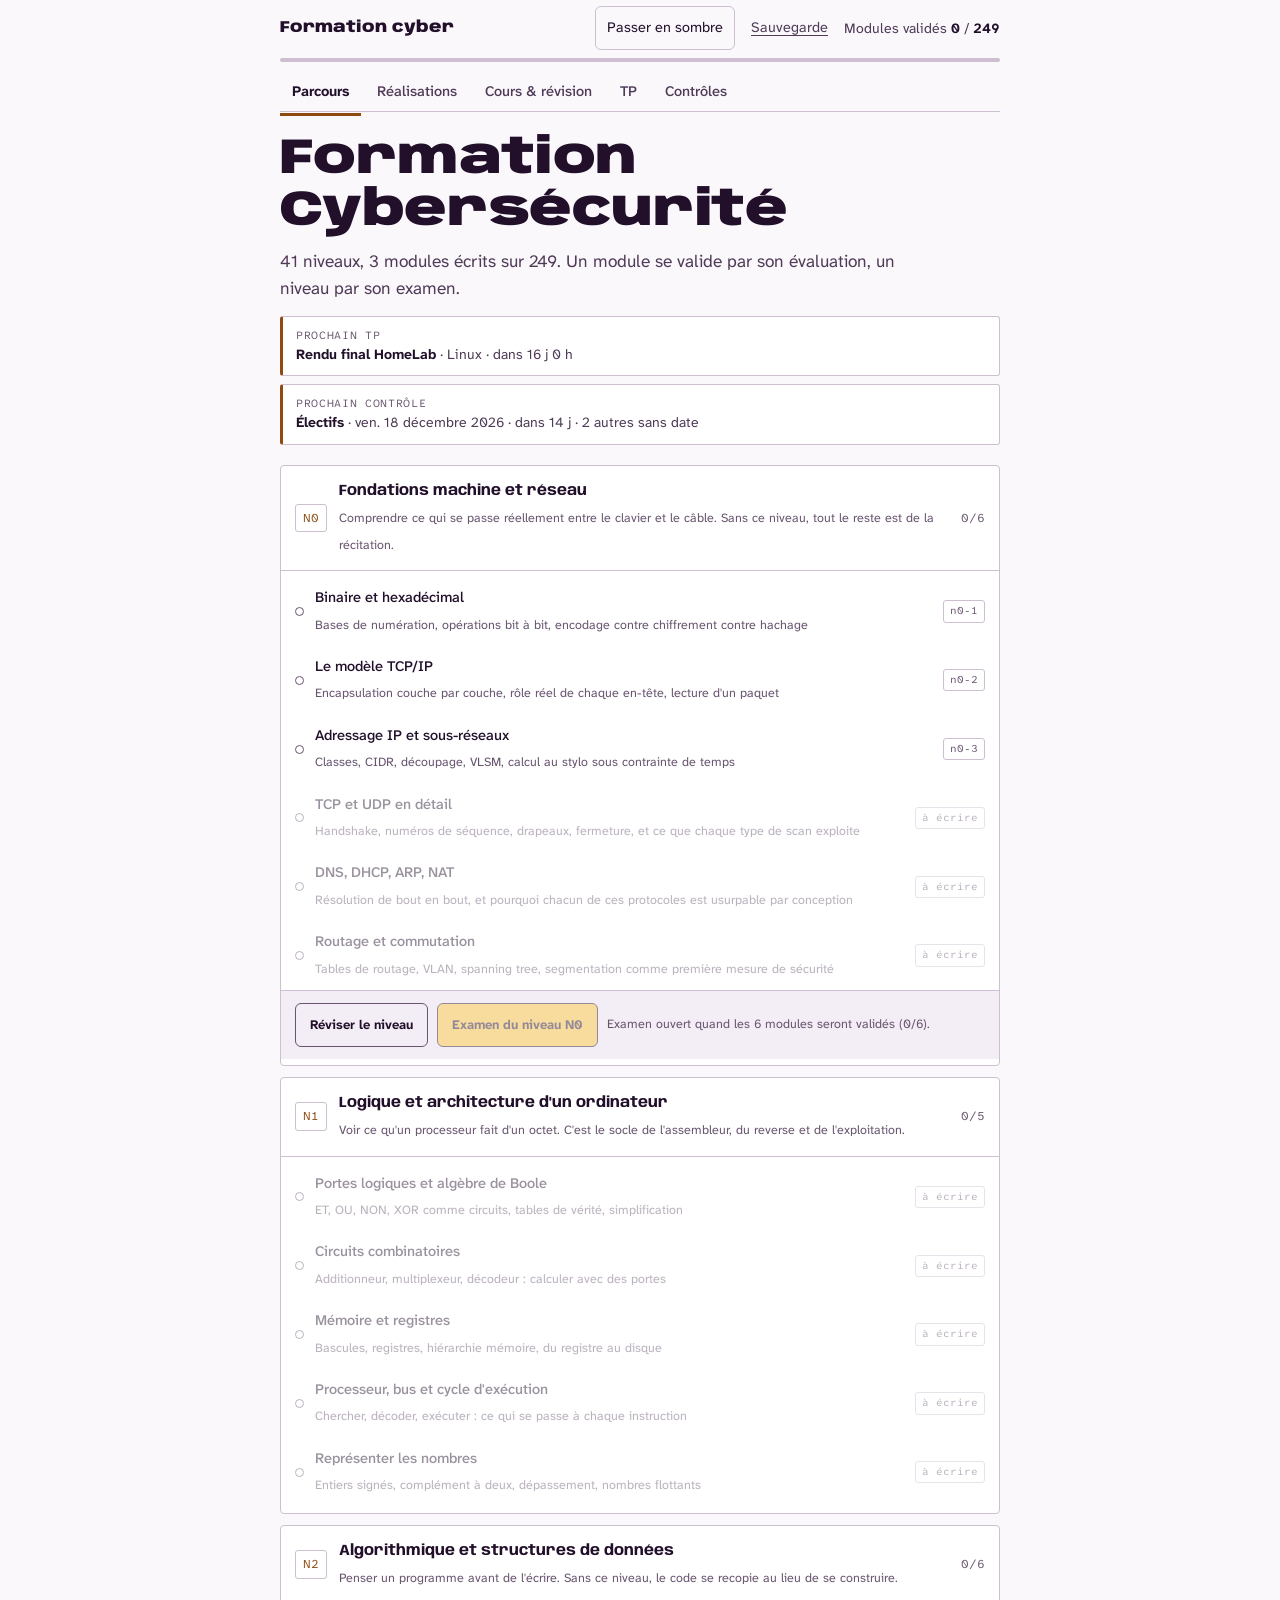
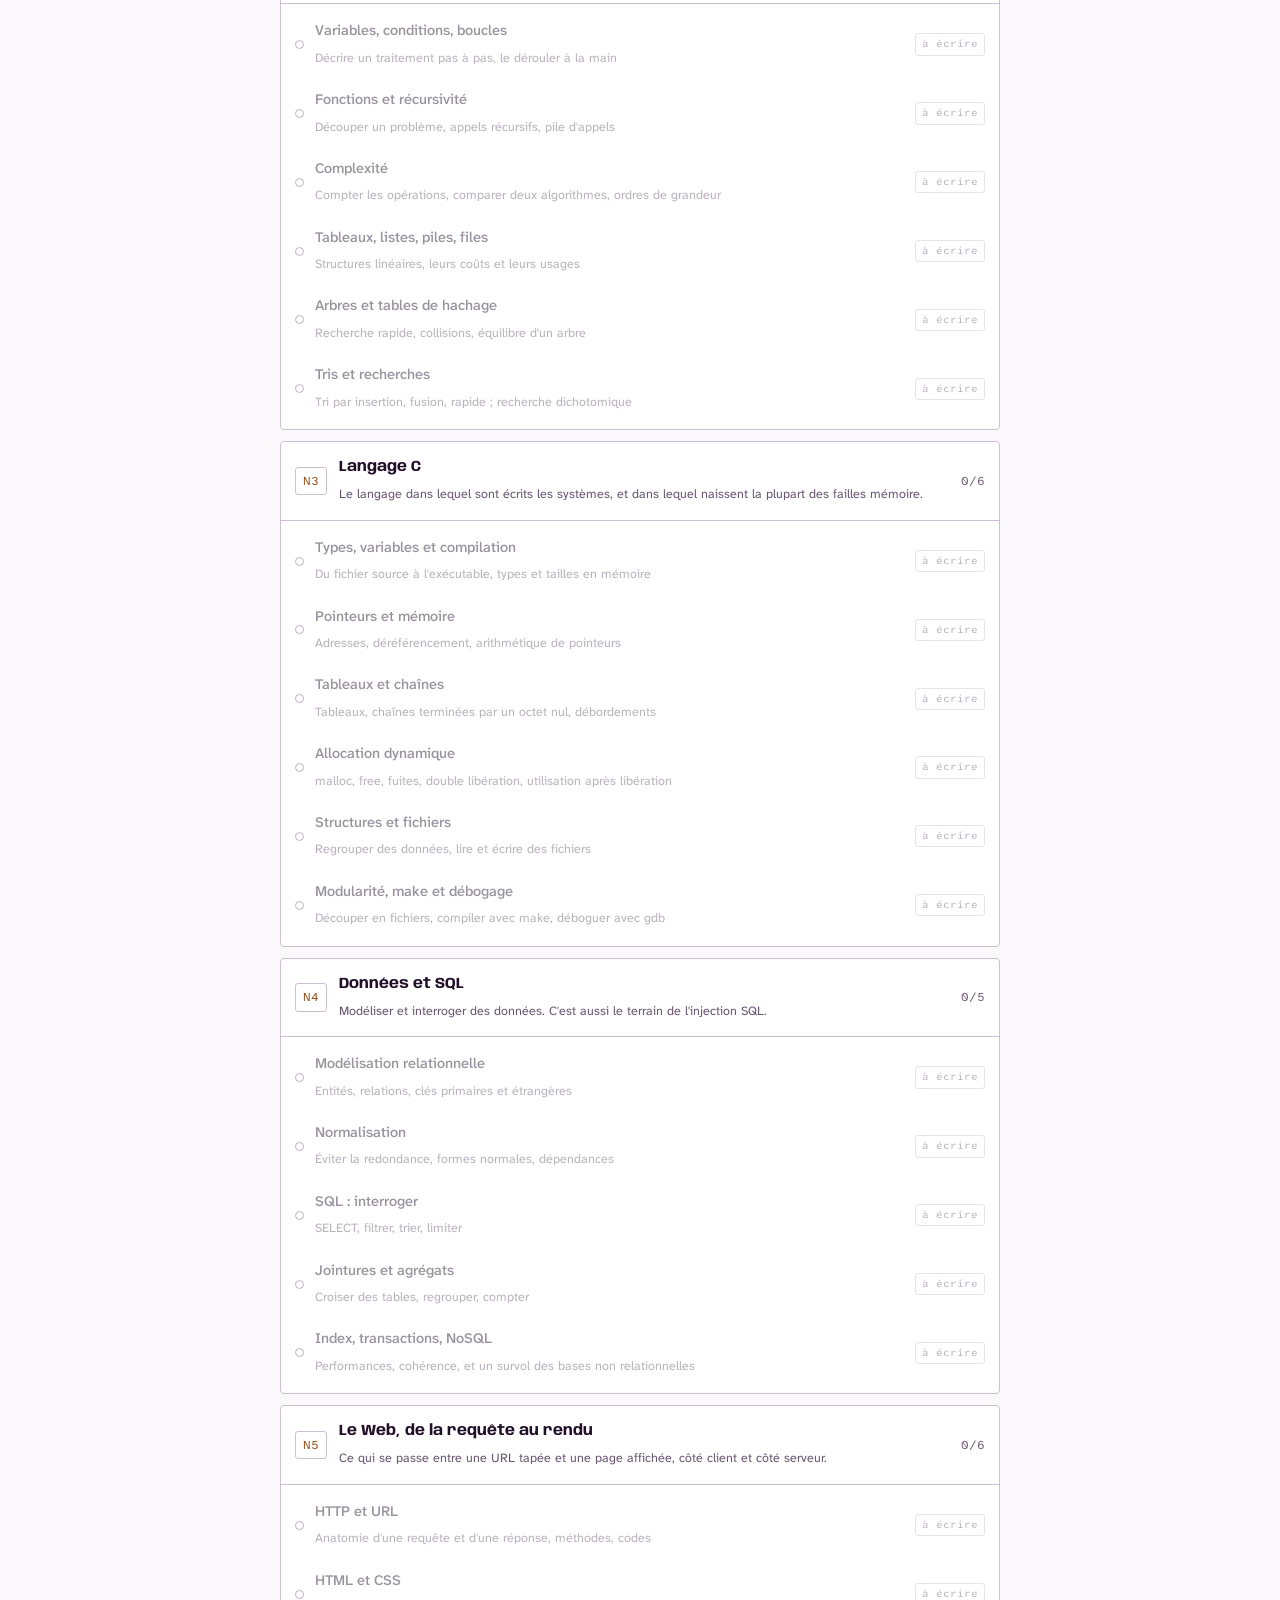
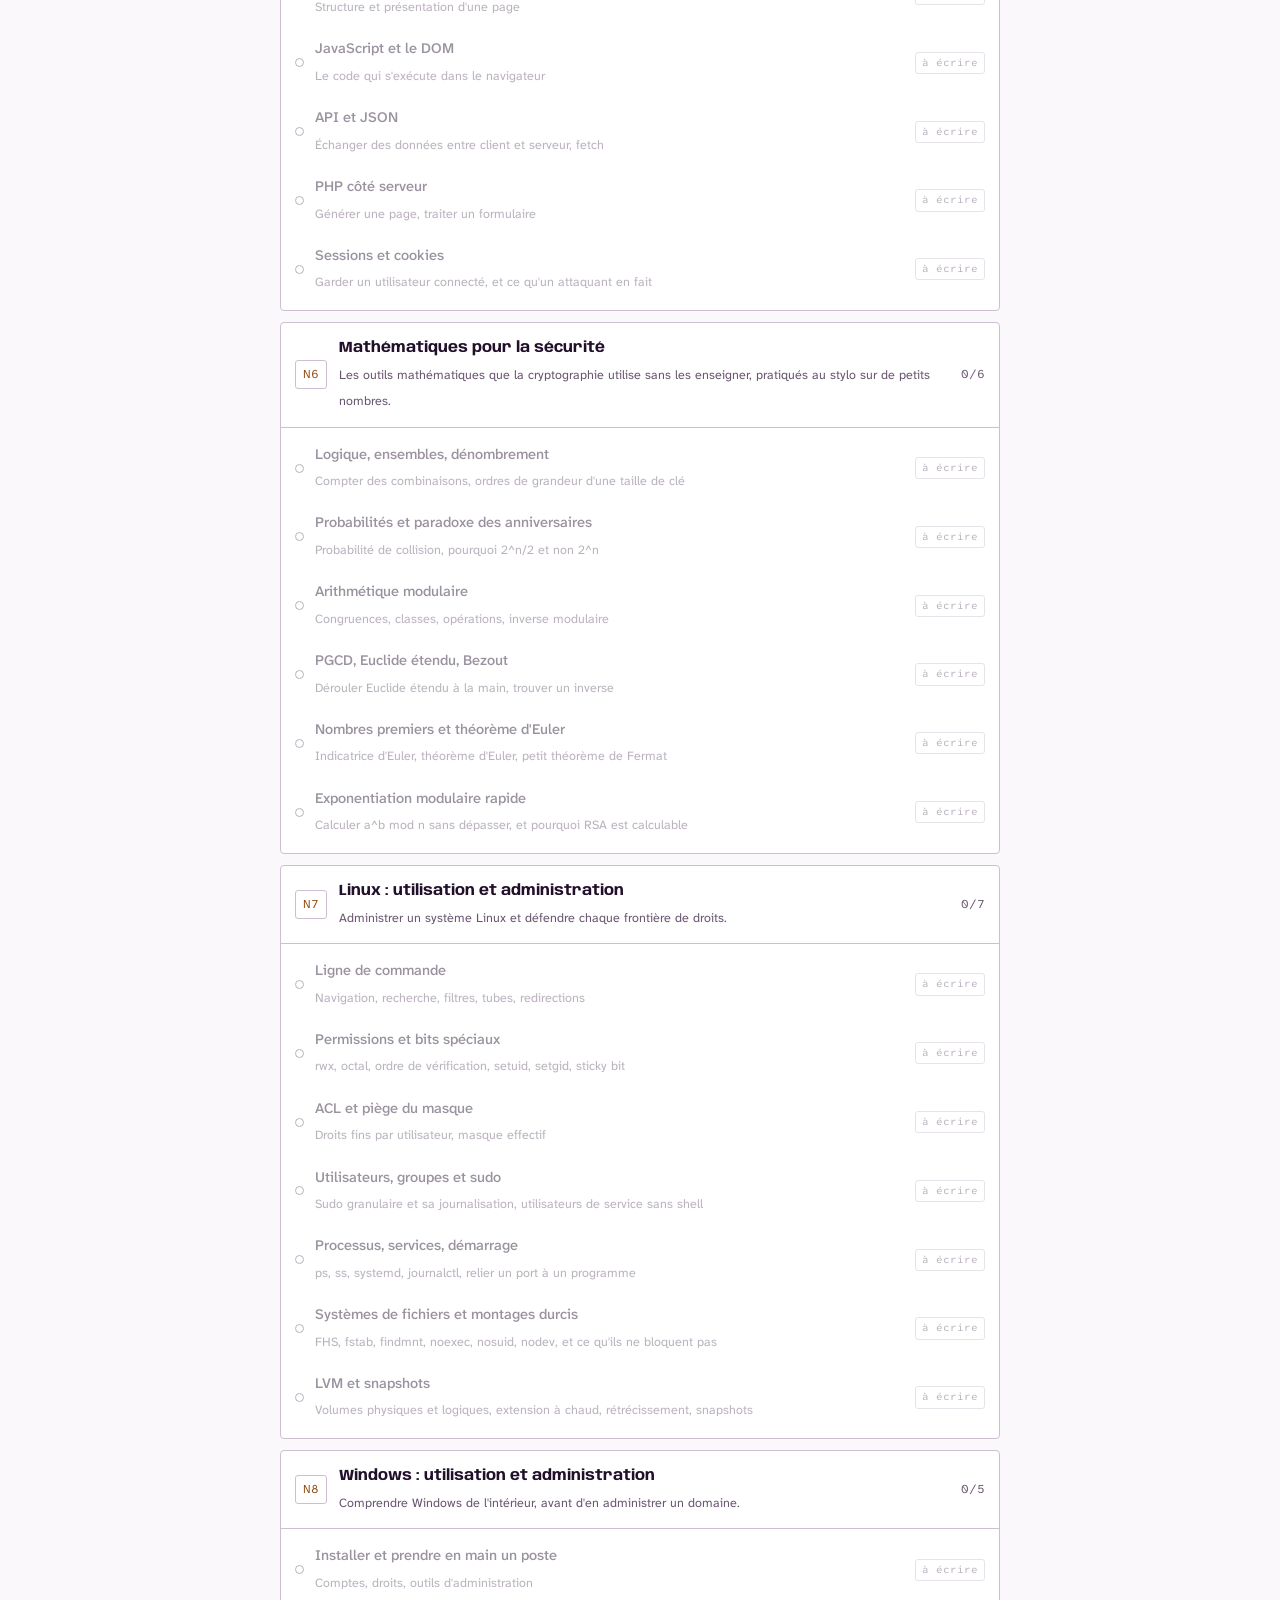
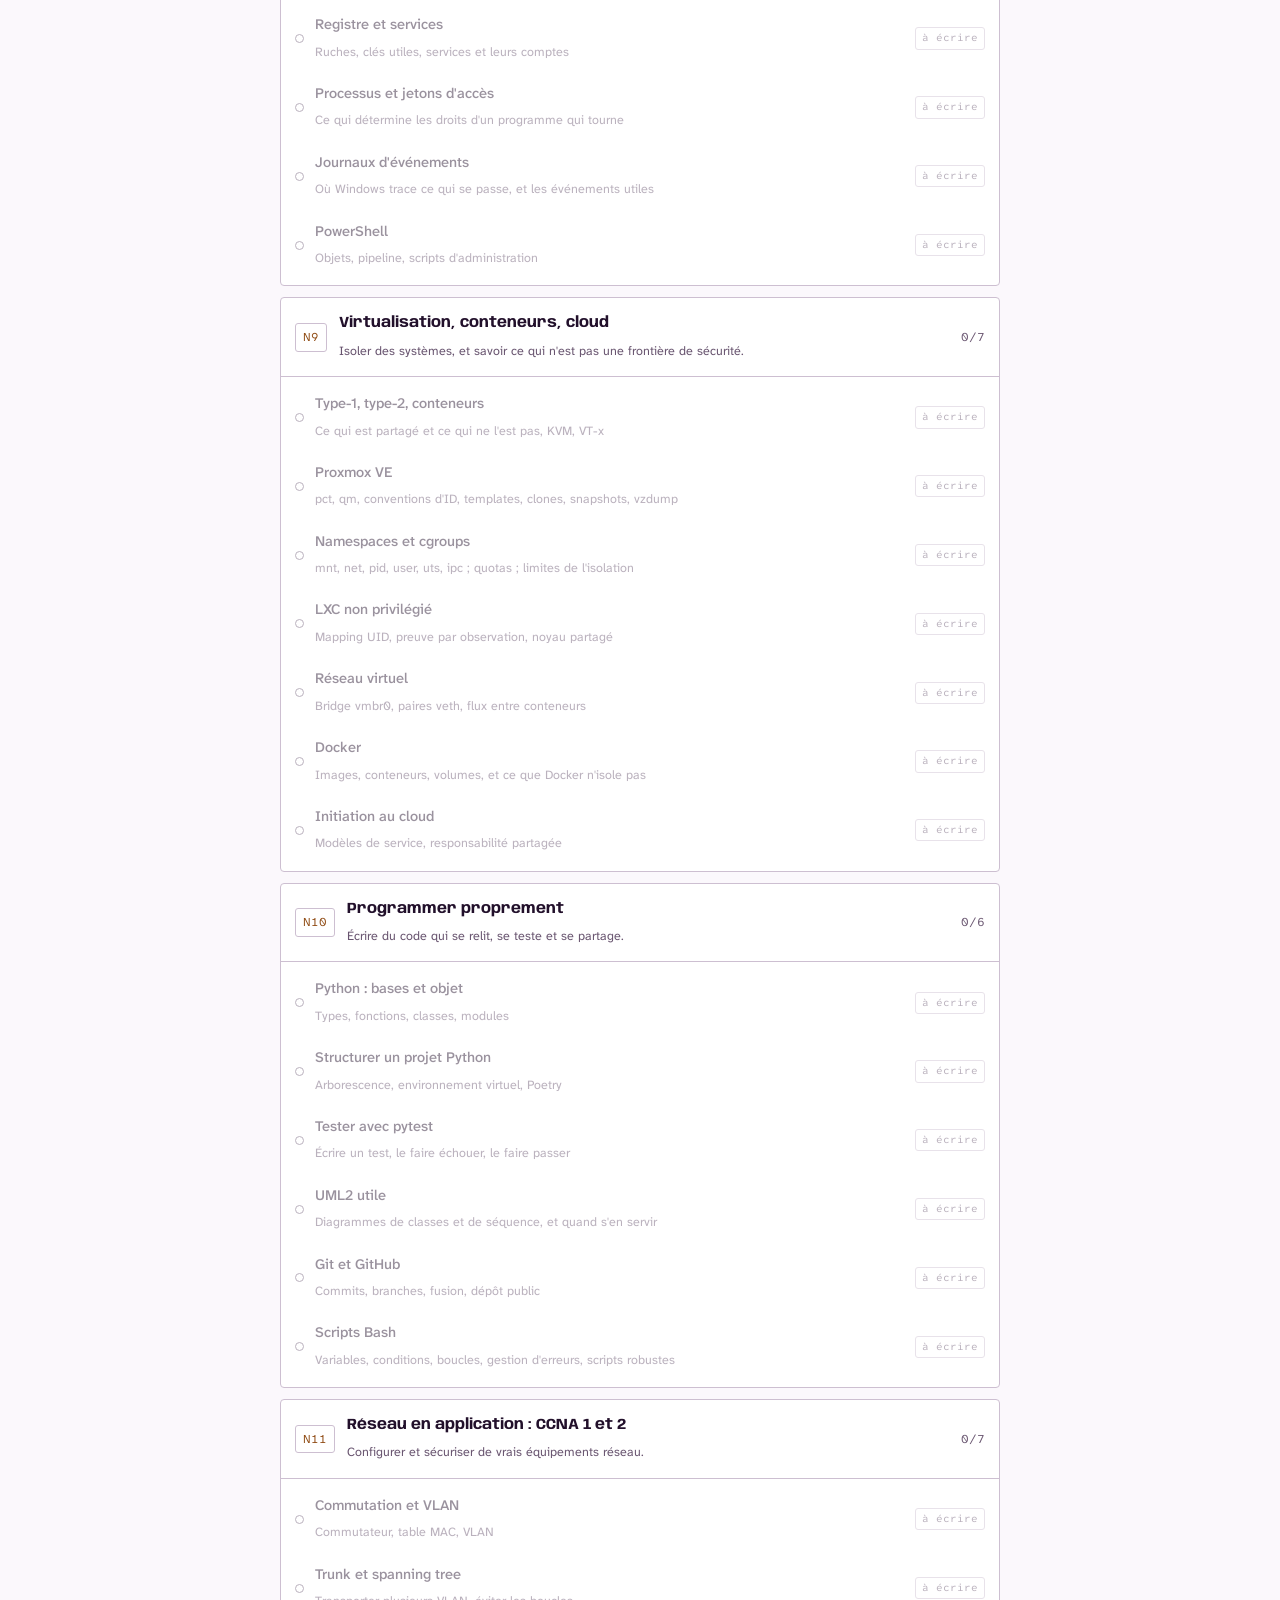
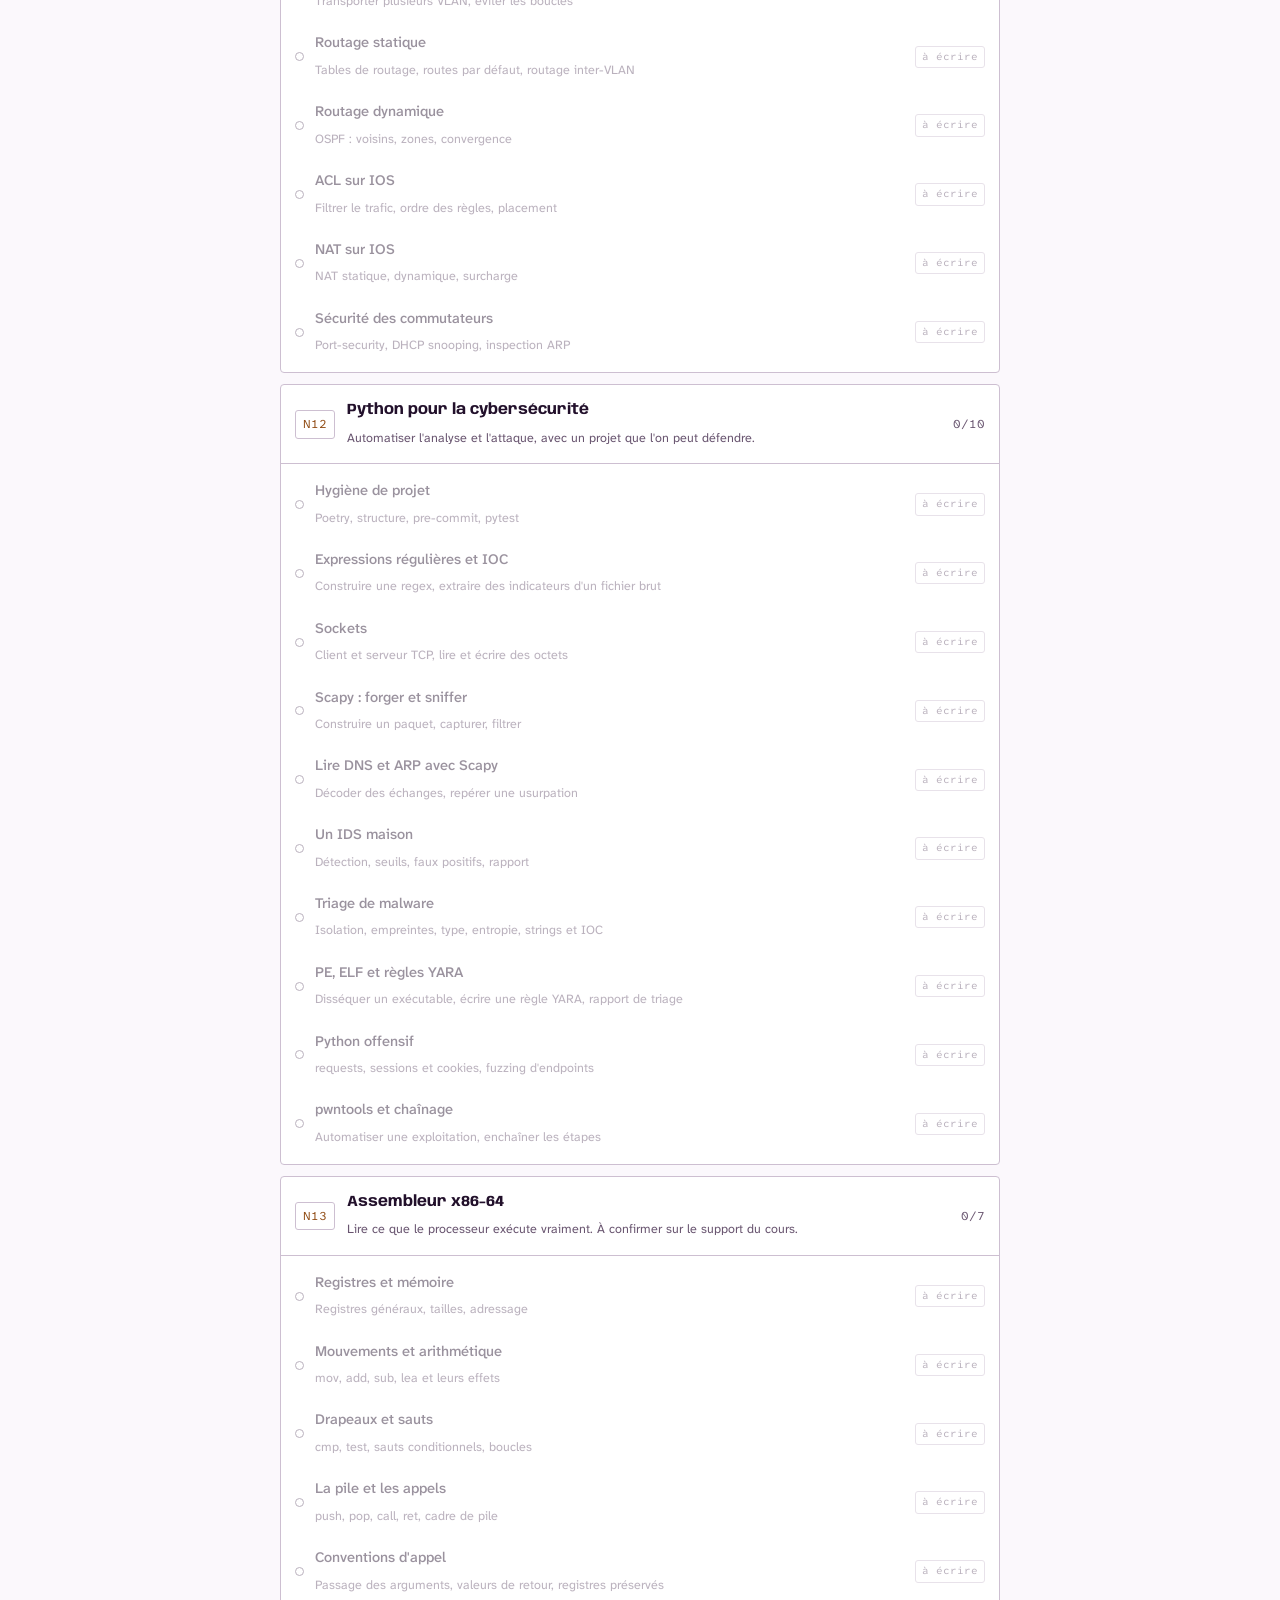
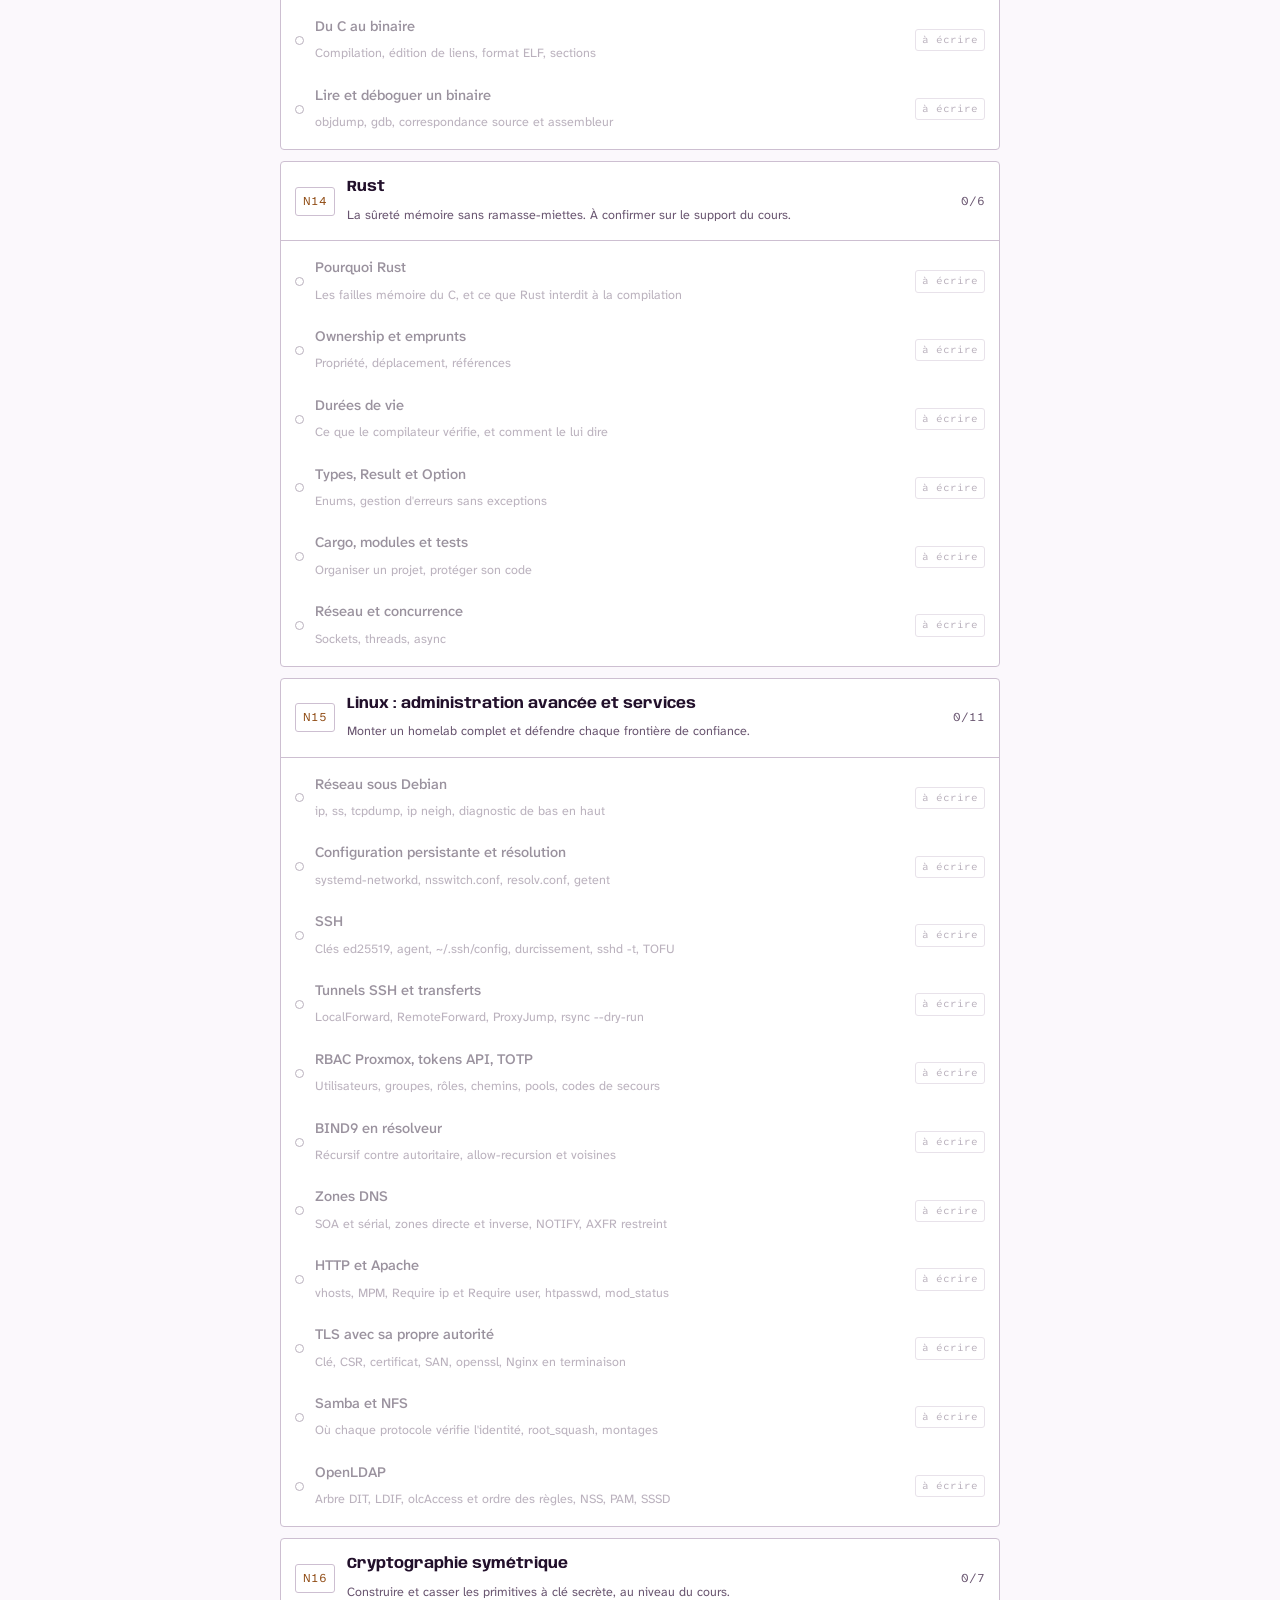
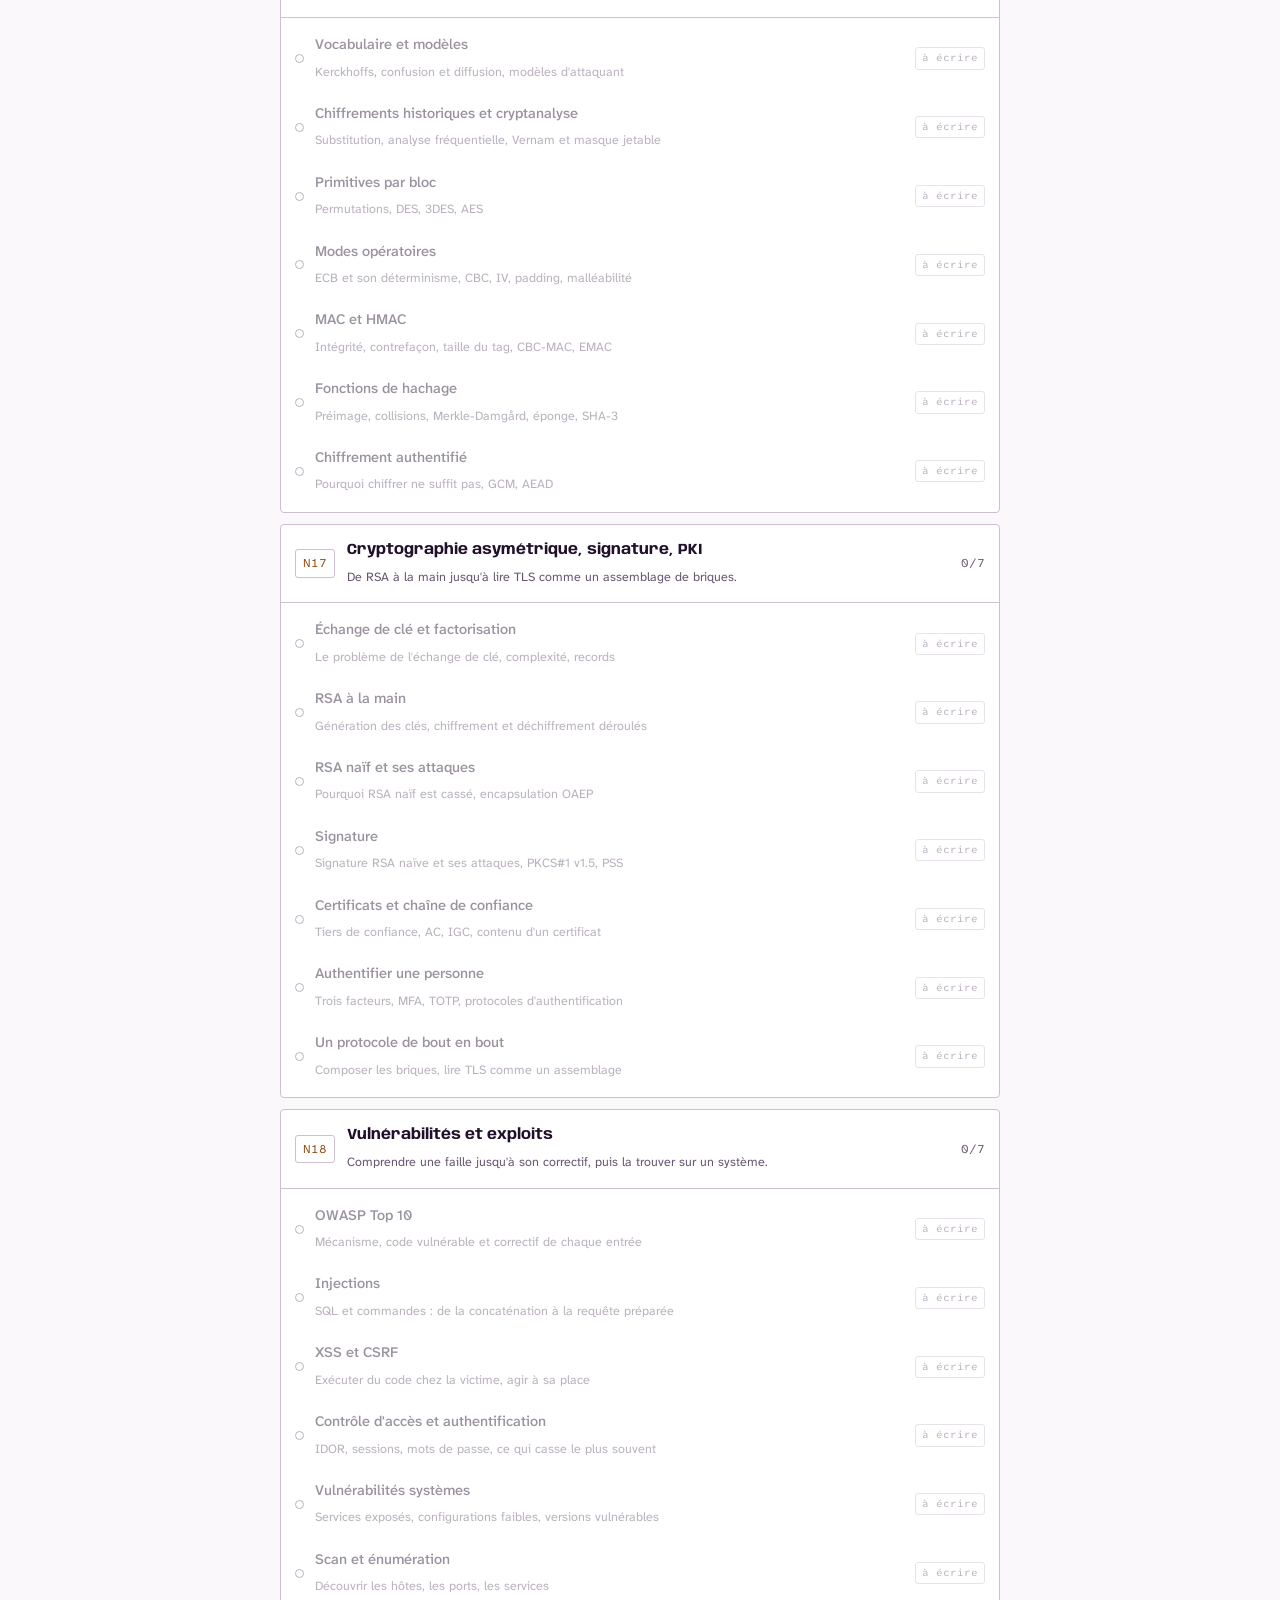
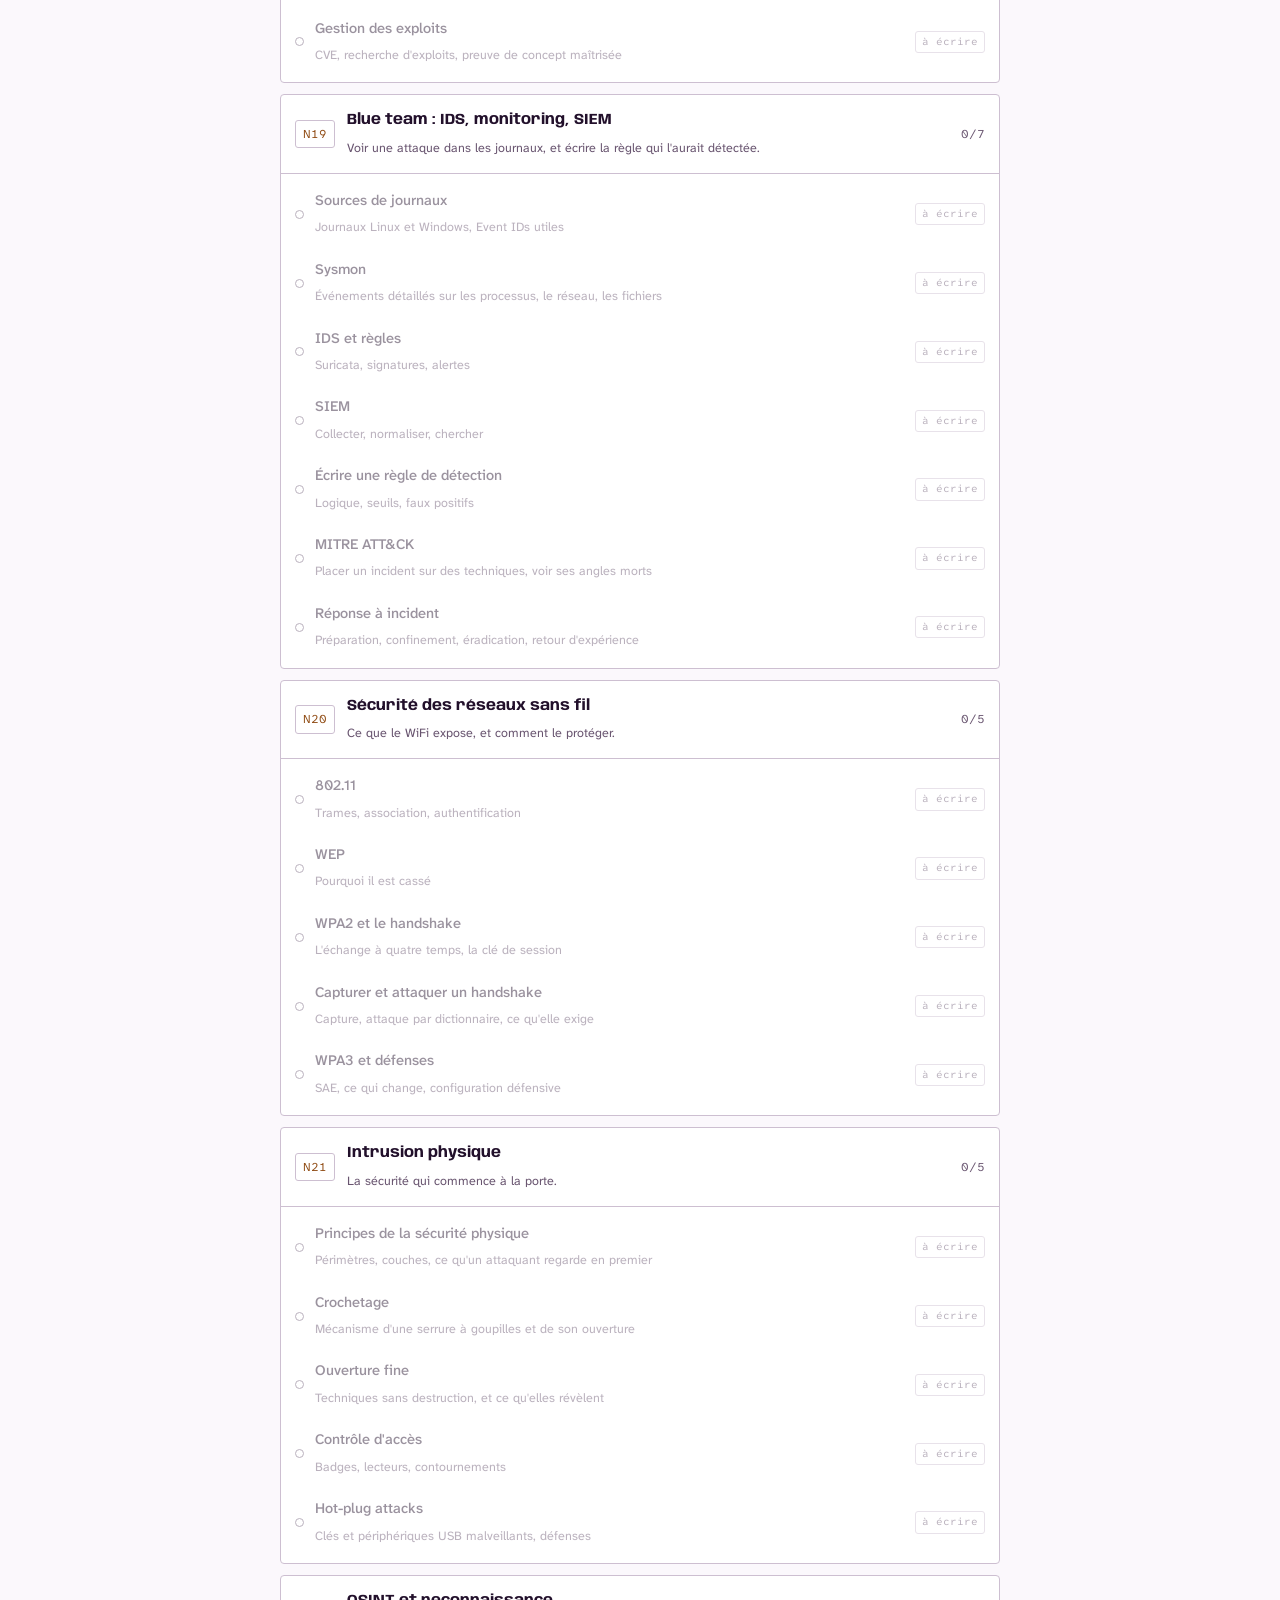
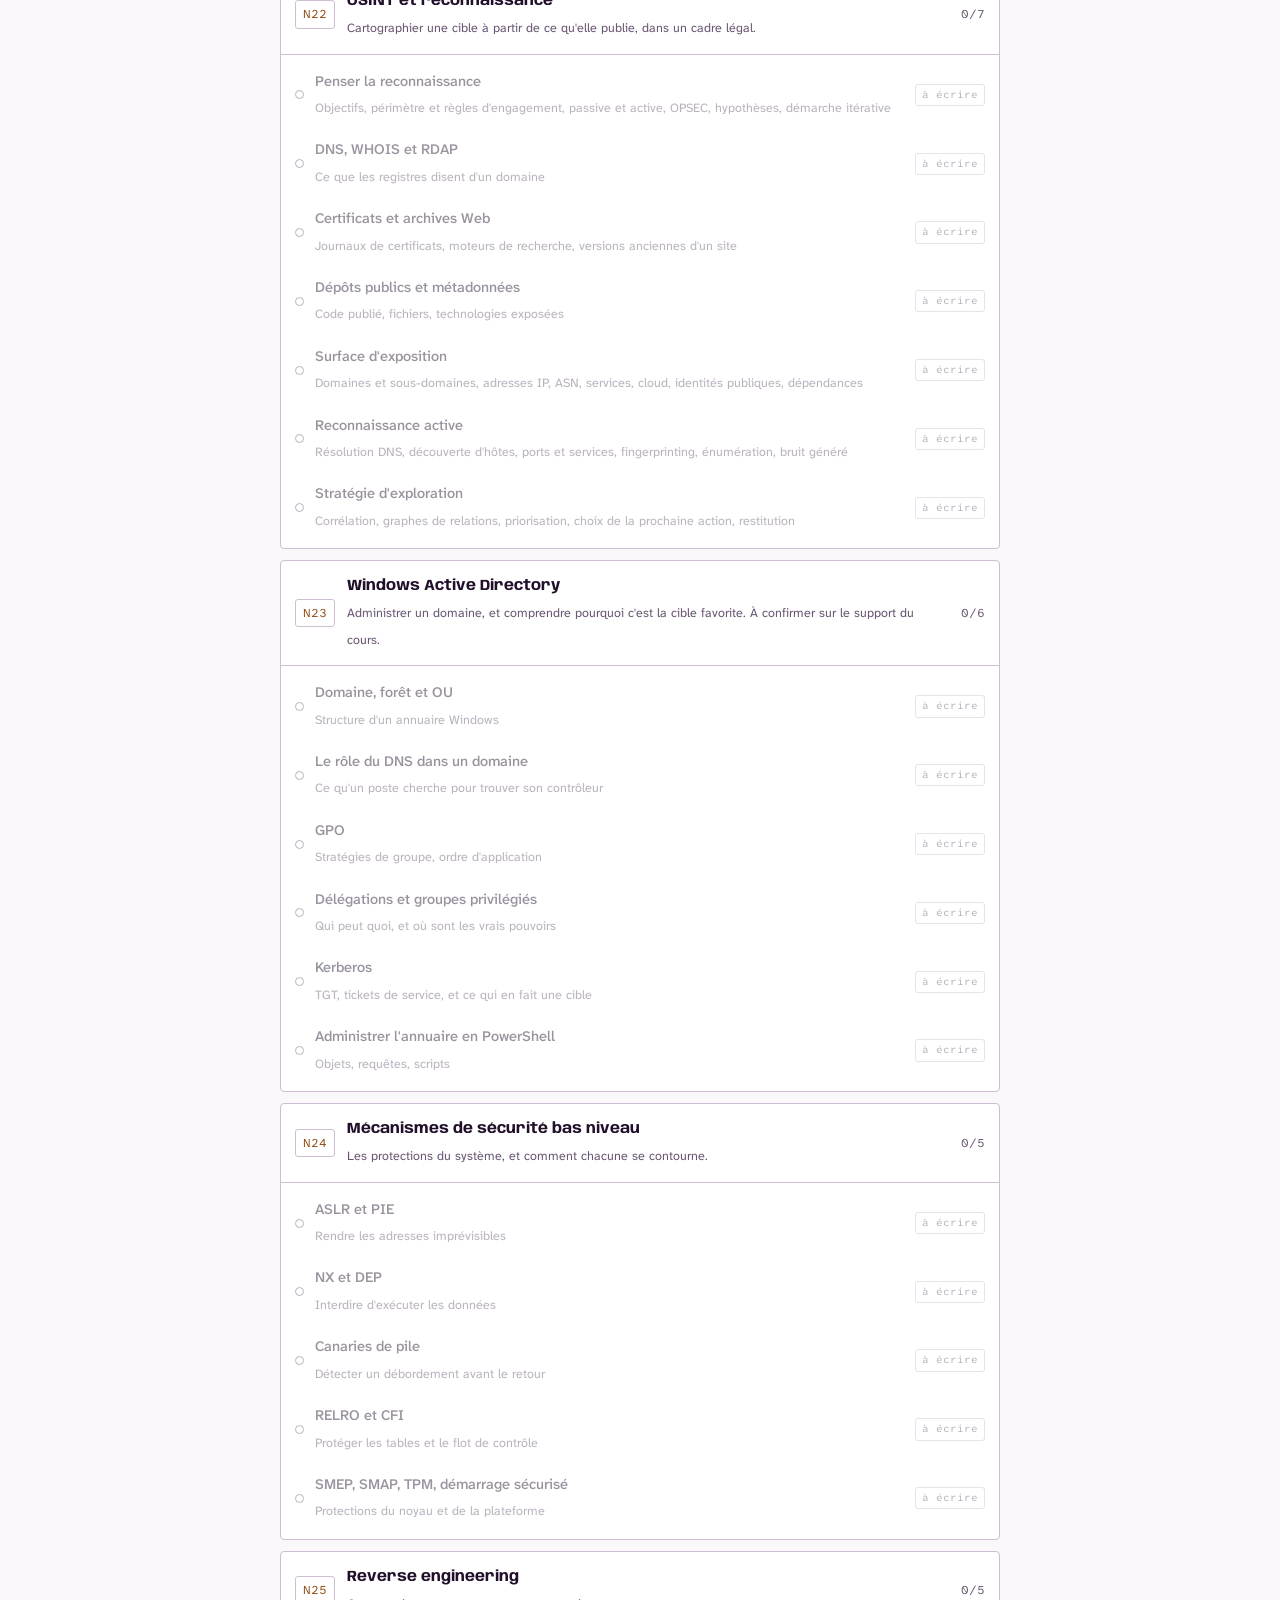
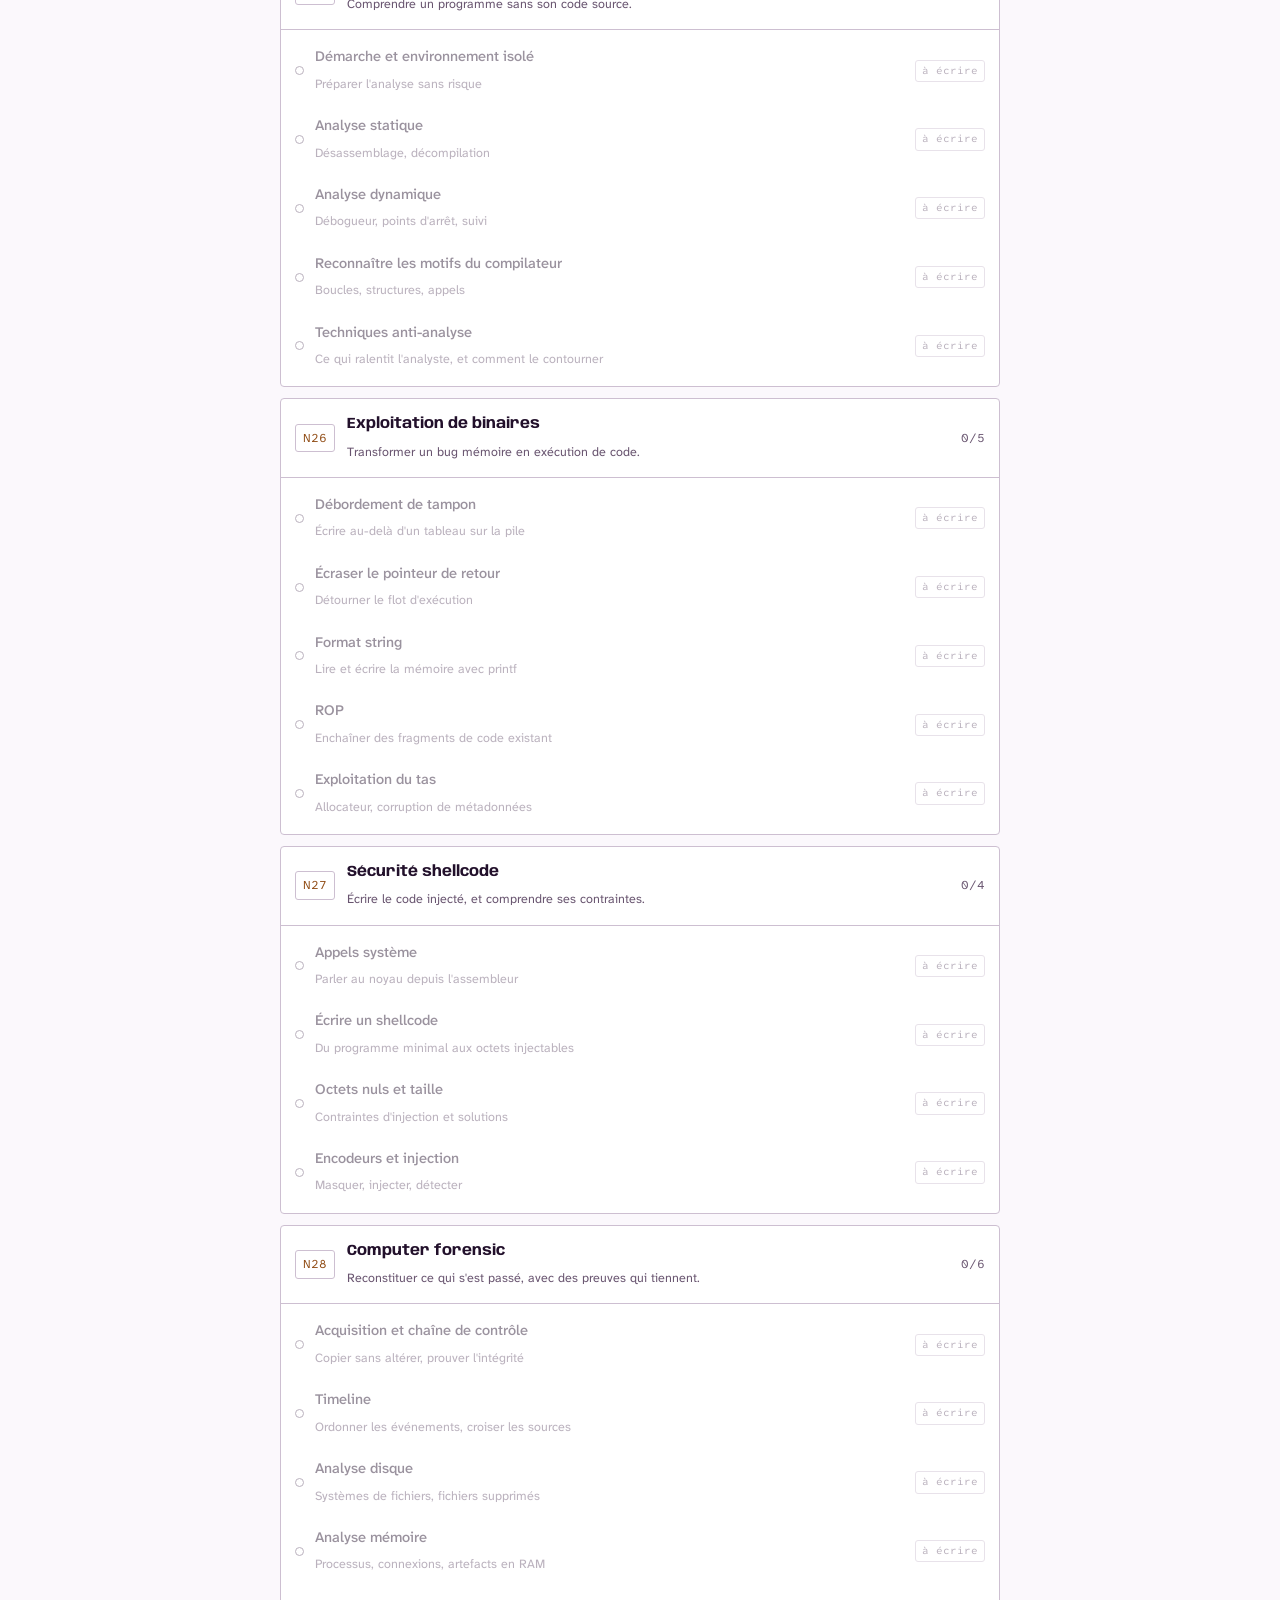
<file: app/index.html>
<!doctype html>
<html lang="fr">
<head>
<meta charset="utf-8">
<meta name="viewport" content="width=device-width,initial-scale=1,viewport-fit=cover">
<title>Formation Cybersécurité</title>
<script>
/* le thème est posé avant le premier affichage */
(function(){
  var t=null; try{t=localStorage.getItem("fc.theme");}catch(e){}
  if(t!=="dark"&&t!=="light"){t=matchMedia("(prefers-color-scheme: light)").matches?"light":"dark";}
  document.documentElement.setAttribute("data-theme",t);
})();
</script>
<style>
@font-face{font-family:"Anybody";src:url("../design/fonts/anybody-latin-standard-normal.woff2") format("woff2");font-weight:100 900;font-stretch:50% 150%;font-display:swap}
@font-face{font-family:"Atkinson Next";src:url("../design/fonts/atkinson-hyperlegible-next-latin-wght-normal.woff2") format("woff2");font-weight:200 800;font-display:swap}
@font-face{font-family:"Atkinson Mono";src:url("../design/fonts/atkinson-hyperlegible-mono-latin-wght-normal.woff2") format("woff2");font-weight:200 800;font-display:swap}
:root,[data-theme="dark"]{
  color-scheme:dark;
  --bg:#2B1530; --vernis:#241029; --panel:#3A2140; --panel-2:#452A4B; --line:#5B3F61;
  --fg:#F7EEF4; --fg-2:#D6C3D6; --muted:#B39DB6; --accent:#FFD23F; --cuivre:#E39A5B;
  --action:#FFD23F; --sur-vif:#22102B; --bord-vif:transparent; --ok:#56E68A; --bad:#FF7A66; --halo:1;
}
[data-theme="light"]{
  color-scheme:light;
  --bg:#FBF8FC; --vernis:#F3EDF5; --panel:#FFFFFF; --panel-2:#F3EDF5; --line:#CDBFD1;
  --fg:#22102B; --fg-2:#4F3B57; --muted:#68546F; --accent:#8F4A12; --cuivre:#A84E18;
  --action:#FFC933; --sur-vif:#22102B; --bord-vif:#22102B; --ok:#0E7A41; --bad:#C42A18; --halo:0;
}
:root{
  --mono:"Atkinson Mono",ui-monospace,Consolas,monospace;
  --sans:"Atkinson Next","Segoe UI",system-ui,sans-serif;
  --display:"Anybody","Arial Black",system-ui,sans-serif;
}
*{box-sizing:border-box}
html,body{margin:0;padding:0}
body{background:var(--bg);color:var(--fg);font-family:var(--sans);line-height:1.62;padding-inline:16px;padding-block:0 60px;-webkit-font-smoothing:antialiased}
.wrap{max-width:700px;margin:0 auto}
img{max-width:100%}
[hidden]{display:none!important}

.top{position:sticky;top:0;z-index:30;background:var(--bg);border-bottom:1px solid var(--line);padding-block:11px;margin-bottom:22px;display:flex;align-items:center;gap:12px;flex-wrap:wrap}
.brand{font-family:var(--display);font-weight:700;font-size:14.5px;letter-spacing:.02em;cursor:pointer;background:none;border:0;color:var(--fg);padding:0;margin-right:auto}
.brand span{color:var(--accent)}
.mini{font-family:var(--mono);font-size:11.5px;color:var(--muted)}
.mini b{color:var(--fg);font-variant-numeric:tabular-nums}
.gbar{height:3px;background:var(--line);border-radius:2px;overflow:hidden;flex:1 0 100%;margin-top:2px}
.gbar i{display:block;height:100%;background:var(--accent);width:0;transition:width .35s ease}

h1{font-family:var(--display);font-weight:700;font-size:clamp(25px,6vw,34px);line-height:1.15;margin:2px 0 8px;text-wrap:balance}
h2{font-family:var(--display);font-weight:600;font-size:19px;margin:36px 0 10px;text-wrap:balance}
h2 .n{font-family:var(--mono);font-size:12px;color:var(--accent);display:block;letter-spacing:.09em;margin-bottom:3px;font-weight:400}
h3{font-family:var(--display);font-weight:600;font-size:15.5px;margin:22px 0 7px}
p{margin:0 0 13px}
strong{font-weight:700;color:var(--fg)}
code{font-family:var(--mono);font-size:.92em;background:var(--vernis);padding:1.5px 5px;border-radius:3px;color:var(--fg);overflow-wrap:anywhere}
.sub{font-size:15px;color:var(--muted);margin:0 0 22px;max-width:58ch}
.why{background:var(--panel);border:1px solid var(--line);border-left:2px solid var(--accent);border-radius:3px;padding:14px 15px;margin:0 0 26px;font-size:14.5px}
.note{border-left:2px solid var(--line);padding-left:13px;color:var(--muted);font-size:14px;margin:18px 0}
pre{font-family:var(--mono);font-size:12.5px;line-height:1.75;background:var(--vernis);border:1px solid var(--line);border-radius:3px;padding:13px;overflow-x:auto;margin:0 0 16px;color:var(--fg);white-space:pre}
pre b{color:var(--accent);font-weight:500}
pre .c{color:var(--muted)}
.tscroll{overflow-x:auto;margin-bottom:16px}
table{border-collapse:collapse;font-family:var(--mono);font-size:12.5px;width:100%}
th,td{border:1px solid var(--line);padding:7px 9px;text-align:left;font-variant-numeric:tabular-nums}
th{background:var(--panel-2);color:var(--muted);font-weight:500;font-size:11.5px;letter-spacing:.05em;text-transform:uppercase}

/* sommaire */
.lvl{background:var(--panel);border:1px solid var(--line);border-radius:4px;margin-bottom:11px;overflow:hidden}
.lvl.cur{border-color:var(--accent)}
.lhead{display:flex;align-items:center;gap:12px;width:100%;background:none;border:0;color:var(--fg);font:inherit;text-align:left;padding:14px;cursor:pointer}
.num{font-family:var(--mono);font-size:12px;color:var(--accent);border:1px solid var(--line);border-radius:3px;padding:4px 7px;flex:none}
.lhead .tx{flex:1;min-width:0}
.lhead strong{display:block;font-family:var(--display);font-size:15px}
.lhead em{font-style:normal;font-size:12.5px;color:var(--muted)}
.lhead .pc{font-family:var(--mono);font-size:12px;color:var(--muted);flex:none;font-variant-numeric:tabular-nums}
.lbody{border-top:1px solid var(--line);padding:6px 0}
.mrow{display:flex;align-items:center;gap:11px;width:100%;background:none;border:0;color:var(--fg);font:inherit;text-align:left;padding:10px 14px;cursor:pointer;min-width:0}
.mrow:hover{background:var(--panel-2)}
.mrow .dot{width:9px;height:9px;border-radius:50%;border:1px solid var(--muted);flex:none}
.mrow.ok .dot{background:var(--ok);border-color:var(--ok)}
.mrow.missing{opacity:.45;cursor:default}
.mrow .mt{min-width:0;flex:1}
.mrow .mt b{display:block;font-weight:500;font-size:14.5px}
.mrow .mt em{font-style:normal;font-size:12.5px;color:var(--muted)}
.mrow .tag{font-family:var(--mono);font-size:10.5px;color:var(--muted);border:1px solid var(--line);border-radius:3px;padding:2px 6px;flex:none}

/* exercices */
.ex{background:var(--panel);border:1px solid var(--line);border-radius:4px;padding:16px 15px;margin:22px 0}
.tag-ex{font-family:var(--mono);font-size:11px;letter-spacing:.09em;text-transform:uppercase;color:var(--accent);margin:0 0 9px}
.given{font-family:var(--mono);font-size:19px;color:var(--accent);padding:6px 0;word-break:break-all}
.conv{display:flex;flex-wrap:wrap;gap:10px;margin-bottom:12px}
.cell{display:flex;flex-direction:column;gap:4px;min-width:0;flex:1 1 150px}
.cell span{font-family:var(--mono);font-size:11px;letter-spacing:.05em;text-transform:uppercase;color:var(--muted)}
.cell input{font-family:var(--mono);font-size:16px;min-height:44px;background:var(--vernis);color:var(--fg);border:1px solid var(--line);border-radius:3px;padding:9px 10px;width:100%}
.cell input.good{border-color:var(--ok)} .cell input.bad{border-color:var(--bad)}
.opts{display:flex;flex-direction:column;gap:8px}
.opt{display:flex;gap:10px;align-items:flex-start;text-align:left;background:var(--panel-2);border:1px solid var(--line);border-radius:3px;padding:10px 12px;color:var(--fg);font:inherit;font-size:14px;cursor:pointer;min-width:0}
.opt:hover:not(:disabled){border-color:var(--muted)}
.opt:disabled{cursor:default}
.opt .k{font-family:var(--mono);font-size:12px;color:var(--muted);flex:none;padding-top:1px}
.opt.good{border-color:var(--ok);background:color-mix(in srgb,var(--ok) 12%,transparent)} .opt.good .k{color:var(--ok)}
.opt.bad{border-color:var(--bad);background:color-mix(in srgb,var(--bad) 12%,transparent)} .opt.bad .k{color:var(--bad)}
.corr{margin-top:13px;padding:13px 14px;border-radius:3px;background:var(--panel-2);border:1px solid var(--line);font-size:14px}
.corr[data-ok="1"]{border-left:2px solid var(--ok)}
.corr[data-ok="0"]{border-left:2px solid var(--bad)}
.corr h4{font-family:var(--display);font-size:13px;margin:0 0 7px}
.corr p:last-child{margin-bottom:0}

button.act{font-family:var(--sans);font-size:1rem;font-weight:700;background:var(--action);color:var(--sur-vif);border:1.5px solid var(--bord-vif);border-radius:6px;padding:9px 17px;min-height:44px;cursor:pointer}
button.act.ghost{background:transparent;color:var(--fg);border:1.5px solid var(--muted)}
button.act:hover{filter:brightness(1.08)}
.row{display:flex;gap:9px;flex-wrap:wrap;margin-top:12px}
button:focus-visible,input:focus-visible,summary:focus-visible{outline:3px solid var(--fg);outline-offset:2px}

.eval{border:1px solid var(--accent);border-radius:4px;padding:18px 16px;margin:40px 0 0;background:var(--panel)}
.big{font-family:var(--display);font-size:40px;font-weight:700;color:var(--accent);font-variant-numeric:tabular-nums;text-align:center}
.gate{text-align:center;font-size:14px;color:var(--muted);margin:6px 0 0}
.pbar{height:3px;background:var(--line);border-radius:2px;overflow:hidden;margin:14px 0 18px}
.pbar i{display:block;height:100%;background:var(--accent)}
.err{background:var(--panel);border:1px solid var(--bad);border-left:2px solid var(--bad);border-radius:3px;padding:14px;font-size:14px}
footer{margin-top:34px;font-size:12px;color:var(--muted);font-family:var(--mono);border-top:1px solid var(--line);padding-top:14px}
@media (prefers-reduced-motion:reduce){*{transition:none!important}}

/* révision et examen de niveau */
.lfoot{display:flex;gap:9px;flex-wrap:wrap;padding:12px 14px;border-top:1px solid var(--line);background:var(--panel-2)}
.lfoot .act{font-size:13px;padding:8px 14px}
.lfoot .act[disabled]{opacity:.45;cursor:not-allowed;filter:none}
.lfoot .info{font-size:12.5px;color:var(--muted);align-self:center}
.mrow.locked{opacity:.45;cursor:not-allowed}
.tabs{display:flex;gap:8px;margin:0 0 18px}
.tabs .act{font-size:13px;padding:8px 14px}
.card{background:var(--panel);border:1px solid var(--line);border-radius:4px;padding:22px 18px;margin:0 0 14px;min-height:150px}
.card .src{font-family:var(--mono);font-size:11px;letter-spacing:.06em;text-transform:uppercase;color:var(--muted);margin:0 0 10px}
.card .recto{font-size:17px;margin:0 0 14px}
.card .verso{font-size:15px;border-top:1px solid var(--line);padding-top:14px;color:var(--fg)}
.boxes{font-family:var(--mono);font-size:12px;color:var(--muted);margin:0 0 14px}
.fiche h3{margin-top:26px}
.fiche dl{margin:0}
.fiche dt{font-weight:700;color:var(--fg);margin-top:12px}
.fiche dd{margin:3px 0 0;color:var(--muted)}
.recap{margin-top:22px}
.recap .corr{margin-bottom:12px}

/* onglets des sections : en haut sur grand écran, barre fixe en bas sur téléphone */
.onglets{order:5;flex:1 0 100%;display:flex;gap:4px;margin:4px 0 -11px}
.onglets a{flex:0 1 auto;display:flex;align-items:center;justify-content:center;min-height:44px;padding:0 12px;color:var(--fg-2);text-decoration:none;font-size:14.5px;font-weight:500;border-bottom:3px solid transparent;white-space:nowrap}
.onglets a:hover{color:var(--fg)}
.onglets a[aria-current="page"]{color:var(--fg);font-weight:700;border-bottom-color:var(--accent)}
.onglets a:focus-visible{outline:3px solid var(--fg);outline-offset:-3px}
.onglets .court{display:none}
/* cours & révision */
.tuiles{display:grid;grid-template-columns:repeat(auto-fill,minmax(205px,1fr));gap:11px}
.tuile{display:flex;flex-direction:column;gap:3px;background:var(--panel);border:1px solid var(--line);border-radius:4px;padding:14px;color:var(--fg);text-decoration:none;min-width:0}
.tuile:hover{border-color:var(--muted)}
.tuile:focus-visible{outline:3px solid var(--fg);outline-offset:2px}
.tuile strong{font-family:var(--display);font-size:15px;line-height:1.3}
.t-meta{font-family:var(--mono);font-size:11px;letter-spacing:.05em;text-transform:uppercase;color:var(--muted)}
.t-prof{font-size:13px;color:var(--fg-2)}
.t-cartes{margin-top:auto;padding-top:8px;font-size:13px;color:var(--muted)}
.t-cartes.chaud b{color:var(--accent);font-size:15px}
.fil{font-family:var(--mono);font-size:11.5px;color:var(--muted);letter-spacing:.04em;margin:0 0 6px}
.fil a{color:var(--accent)}
.bloc-rev{background:var(--panel);border:1px solid var(--line);border-left:2px solid var(--accent);border-radius:3px;padding:14px 15px}
.bloc-rev p{margin:0}
.bloc-rev b{color:var(--accent)}
.seances{list-style:none;margin:0;padding:0}
.seance{border-left:2px solid var(--line);padding:0 0 14px 13px}
.s-date{font-family:var(--mono);font-size:12px;color:var(--accent);margin:0 0 2px}
.s-sujet{margin:0 0 8px}
.chemin{display:flex;flex-wrap:wrap;align-items:center;gap:6px 10px;margin:0 0 9px}
.chemin code{flex:1 1 260px;font-size:12px;padding:6px 8px;user-select:all}
.chemin .copie{font-size:13px;padding:6px 12px;min-height:40px}
.reperes{flex:1 0 100%;font-size:12.5px;color:var(--muted)}
.puces{display:flex;flex-wrap:wrap;gap:7px}
.puce{font-size:13px;color:var(--fg);text-decoration:none;border:1px solid var(--line);border-radius:3px;padding:6px 9px;background:var(--panel)}
.puce b{font-family:var(--mono);font-weight:500;color:var(--accent);margin-right:3px}
a.puce:hover{border-color:var(--muted)}
.puce.ok{border-color:var(--ok)}
.puce.absent{opacity:.55}
.piege{font-family:var(--mono);font-size:10.5px;letter-spacing:.05em;text-transform:uppercase;color:var(--bg);background:var(--bad);border-radius:3px;padding:1px 6px;vertical-align:1px}
.f-src{display:block;font-family:var(--mono);font-size:11px;color:var(--muted);margin-top:3px}
a.lien-act{text-decoration:none;display:inline-flex;align-items:center}
/* sauvegarde de la progression */
.lien-sauve{order:2;font-size:.9rem;color:var(--fg-2);text-decoration:underline;text-underline-offset:3px;min-height:44px;display:inline-flex;align-items:center;padding:0 4px}
.lien-sauve.due{color:var(--sur-vif);background:var(--action);border:1.5px solid var(--bord-vif);border-radius:6px;text-decoration:none;font-weight:700;padding:0 11px}
.etat{width:auto;min-width:min(100%,420px);margin:0 0 14px}
.etat td:not(:first-child),.etat th:not(:first-child){text-align:right}
.etat td:first-child{font-family:var(--sans);font-size:14px}
.etat-sync{order:2;font-size:.85rem;color:var(--fg-2);text-decoration:none;min-height:44px;display:inline-flex;align-items:center;gap:6px}
.etat-sync::before{content:"";width:9px;height:9px;border-radius:50%;background:var(--muted)}
.etat-sync[data-etat="ok"]::before{background:var(--ok)}
.etat-sync[data-etat="attente"]::before{background:var(--accent)}
.etat-sync[data-etat="erreur"]{color:var(--bad);font-weight:700}
.etat-sync[data-etat="erreur"]::before{background:var(--bad)}
.champ-jeton{display:flex;flex-wrap:wrap;gap:9px;margin:10px 0 0}
.champ-jeton input{flex:1 1 240px;font-family:var(--mono);font-size:15px;min-height:44px;background:var(--vernis);color:var(--fg);border:1px solid var(--line);border-radius:3px;padding:9px 10px;min-width:0}
.etapes-jeton{margin:8px 0 0;padding-left:20px;font-size:14px}
.etapes-jeton li{margin-bottom:4px}
/* réalisations */
.filtres{display:flex;flex-wrap:wrap;gap:7px;margin:0 0 22px}
.filtre{font-size:13.5px;color:var(--fg-2);text-decoration:none;border:1px solid var(--line);border-radius:999px;padding:0 13px;min-height:40px;display:inline-flex;align-items:center;gap:6px;background:var(--panel)}
.filtre b{font-family:var(--mono);font-weight:500;font-size:11.5px;color:var(--muted)}
.filtre:hover{border-color:var(--muted)}
.filtre[aria-current]{background:var(--action);color:var(--sur-vif);border-color:var(--bord-vif);font-weight:700}
.filtre[aria-current] b{color:var(--sur-vif)}
.frise{list-style:none;margin:0;padding:0 0 0 18px;border-left:2px solid var(--line)}
.frise.sans-date{border-left-style:dashed}
.jalon{position:relative;margin:0 0 20px}
.jalon::before{content:"";position:absolute;left:-25px;top:6px;width:12px;height:12px;border-radius:50%;background:var(--accent);border:2px solid var(--bg)}
.sans-date .jalon::before{background:var(--bg);border-color:var(--muted)}
.j-date{font-family:var(--mono);font-size:12px;color:var(--accent);margin:0 0 6px}
.j-date span{color:var(--muted)}
.real{background:var(--panel);border:1px solid var(--line);border-radius:4px;padding:14px 15px}
.r-tete{display:flex;gap:10px;align-items:flex-start;justify-content:space-between}
.r-tete h3{margin:0;font-size:15.5px}
.r-note{flex:none;font-family:var(--mono);font-size:13px;font-weight:700;color:var(--bg);background:var(--ok);border-radius:3px;padding:2px 8px}
.r-fait{margin:10px 0 0;padding-left:18px;font-size:14px}
.r-fait li{margin-bottom:3px}
.r-comp{display:flex;flex-wrap:wrap;gap:6px;margin:10px 0 0}
.r-comp span{font-size:12px;color:var(--fg-2);background:var(--panel-2);border-radius:3px;padding:3px 8px}
.r-lab{font-family:var(--mono);font-size:11px;letter-spacing:.06em;text-transform:uppercase;color:var(--muted);margin:14px 0 6px}
/* TP */
.tp-carte{background:var(--panel);border:1px solid var(--line);border-left:3px solid var(--line);border-radius:4px;padding:14px 15px;margin:0 0 14px}
.tp-carte.urgent{border-color:var(--bad);border-left-color:var(--bad)}
.tp-carte.urgent .compte{color:var(--bad)}
.tp-statut{flex:none;font-family:var(--mono);font-size:11.5px;border:1px solid var(--line);border-radius:3px;padding:2px 8px;color:var(--fg-2)}
.tp-statut.s-en_cours{border-color:var(--accent);color:var(--accent)}
.tp-statut.s-note{color:var(--bg);background:var(--ok);border-color:var(--ok);font-weight:700}
.tp-echeance{font-size:14px;margin:8px 0 0;color:var(--fg-2)}
.tp-echeance .compte{color:var(--fg)}
.tp-barre{height:4px;background:var(--line);border-radius:2px;overflow:hidden;margin:12px 0 0}
.tp-barre i{display:block;height:100%;background:var(--accent)}
.tp-etapes{list-style:none;margin:0;padding:0}
.tp-etapes label{display:flex;gap:10px;align-items:flex-start;padding:8px 0;min-height:40px;cursor:pointer;font-size:14.5px;border-top:1px solid var(--line)}
.tp-etapes input{width:18px;height:18px;margin-top:2px;flex:none;accent-color:var(--accent)}
.tp-etapes input:checked+span{color:var(--muted);text-decoration:line-through}
.tp-etapes label.ref{cursor:default}
.tp-rem{margin:12px 0 0;padding:10px 12px 10px 28px;background:var(--panel-2);border-radius:3px;font-size:13.5px;color:var(--fg-2)}
/* contrôles et examen blanc */
.a-confirmer{margin:10px 0 0;padding:9px 12px;border-radius:3px;background:color-mix(in srgb,var(--action) 22%,var(--panel));border-left:3px solid var(--action);font-size:14px}
.info-blanc{font-size:13px;color:var(--muted);align-self:center}
.minuteur{height:4px;background:var(--line);border-radius:2px;overflow:hidden;margin:0 0 14px}
.minuteur i{display:block;height:100%;width:100%;background:var(--accent);transition:width .2s linear}
/* rappel en tête du parcours */
.rappel-esgi{display:grid;gap:8px;margin:0 0 20px}
.rappel-esgi a{display:block;background:var(--panel);border:1px solid var(--line);border-left:3px solid var(--accent);border-radius:3px;padding:10px 13px;color:var(--fg-2);text-decoration:none;font-size:14px}
.rappel-esgi a:hover{border-color:var(--muted);border-left-color:var(--accent)}
.rappel-esgi a.urgent{border-left-color:var(--bad)}
.rappel-esgi span{display:block;font-family:var(--mono);font-size:11px;letter-spacing:.06em;text-transform:uppercase;color:var(--muted)}
.rappel-esgi b{color:var(--fg)}
.cadre-sauve{background:var(--panel);border:1px solid var(--line);border-radius:4px;padding:16px 15px;margin:0 0 18px}
.cadre-sauve h2{margin-top:0}
.choix-mode{display:grid;gap:8px;margin:12px 0}
.choix-mode label{display:flex;gap:10px;align-items:flex-start;background:var(--panel-2);border:1px solid var(--line);border-radius:3px;padding:10px 12px;cursor:pointer;font-size:14px}
.choix-mode input{margin-top:4px;accent-color:var(--accent)}
.choix-mode label:has(input:checked){border-color:var(--accent)}
.ok-msg{border-left:2px solid var(--ok);background:var(--panel);padding:12px 14px;border-radius:3px;margin:0 0 18px}
.vide{background:var(--panel);border:1px dashed var(--line);border-radius:4px;padding:18px 16px;color:var(--fg-2);font-size:14.5px}
@media (max-width:640px){
  body{padding-bottom:calc(84px + env(safe-area-inset-bottom))}
  .onglets{position:fixed;left:0;right:0;bottom:0;z-index:40;margin:0;gap:0;background:var(--vernis);border-top:1px solid var(--line);padding:0 4px env(safe-area-inset-bottom)}
  .onglets a{flex:1 1 0;min-width:0;min-height:56px;padding:0 2px;font-size:12.5px;border-bottom:0;border-top:3px solid transparent}
  .onglets a[aria-current="page"]{border-top-color:var(--accent)}
  .onglets .long{display:none}
  .onglets .court{display:inline}
}
</style>
<link rel="stylesheet" href="etapes.css">
</head>
<body>
<div class="wrap">
  <div class="top">
    <button class="brand" id="home">Formation cyber</button>
    <button class="bascule-theme" id="b-theme" type="button"></button>
    <a class="lien-sauve" id="b-sauve" href="#sauvegarde">Sauvegarde</a>
    <a class="etat-sync" id="etat-sync" href="#sauvegarde" hidden></a>
    <div class="mini">Modules validés <b id="g-done">0</b> / <b id="g-tot">0</b></div>
    <div class="gbar"><i id="g-bar"></i></div>
    <nav class="onglets" id="onglets" aria-label="Sections">
      <a href="#parcours" data-onglet="parcours">Parcours</a>
      <a href="#realisations" data-onglet="realisations"><span class="long">Réalisations</span><span class="court">Réalisé</span></a>
      <a href="#cours" data-onglet="cours"><span class="long">Cours &amp; révision</span><span class="court">Cours</span></a>
      <a href="#tp" data-onglet="tp">TP</a>
      <a href="#controles" data-onglet="controles">Contrôles</a>
    </nav>
  </div>
  <div id="view"></div>
  <footer id="foot">Progression locale. Ouvrir avec un petit serveur : <code>python3 -m http.server</code> à la racine du projet.</footer>
</div>

<script src="activites.js"></script>
<script src="etapes.js"></script>
<script src="progression.js"></script>
<script src="sync.js"></script>
<script>
(function(){
  const b=document.getElementById("b-theme"),r=document.documentElement;
  const peindre=()=>{b.textContent=r.dataset.theme==="dark"?"Passer en clair":"Passer en sombre";};
  b.onclick=()=>{r.dataset.theme=r.dataset.theme==="dark"?"light":"dark";try{localStorage.setItem("fc.theme",r.dataset.theme);}catch(e){}peindre();};
  peindre();
})();
</script>
<script>
/* ============================================================
   MOTEUR — ne contient aucun contenu de cours.
   Le contenu vit dans curriculum.json et modules/<id>.json
   ============================================================ */

const R=n=>Math.floor(Math.random()*n);
const bin8=n=>n.toString(2).padStart(8,"0");
const grp=b=>b.slice(0,4)+" "+b.slice(4);
const hex2=n=>n.toString(16).toUpperCase().padStart(2,"0");
const norm=s=>String(s).replace(/\s+/g,"").toUpperCase();
const ipInt=ip=>ip.split(".").reduce((a,o)=>(a*256)+(+o),0)>>>0;
const intIp=n=>[n>>>24,(n>>>16)&255,(n>>>8)&255,n&255].join(".");
const esc=s=>String(s).replace(/&(?![a-z]+;|#)/g,"&amp;");

/* ---------- état ---------- */
const KEY="formation.cyber.v1";
let prog={};
try{const r=localStorage.getItem(KEY); if(r) prog=JSON.parse(r)||{};}catch(e){}
function save(){try{localStorage.setItem(KEY,JSON.stringify(prog))}catch(e){}}

let CUR=null, INDEX=[];

/* ============================================================
   GÉNÉRATEURS D'EXERCICES
   Chacun retourne {prompt, given, fields[], answers{}, explain(ok)}
   Pour en ajouter un : écrire make<Nom>() puis l'inscrire dans GENERATORS.
   ============================================================ */

function makeConvBin(){
  const n=R(256);
  return {
    prompt:"Convertis ce nombre décimal en binaire sur 8 bits.",
    given:String(n),
    fields:[{k:"b",label:"Binaire",ph:"0000 0000"}],
    answers:{b:bin8(n)},
    norm:v=>norm(v),
    explain(){
      let s="",rest=n;
      [128,64,32,16,8,4,2,1].forEach(p=>{
        if(rest>=p){s+=`${String(rest).padStart(3)} − <b>${String(p).padStart(3)}</b> = ${String(rest-p).padStart(3)}   → <b>1</b>\n`;rest-=p;}
        else{s+=`${String(rest).padStart(3)}   (${p} > reste)      → <b>0</b>\n`;}
      });
      return `<pre>${s}\n${n} = <b>${grp(bin8(n))}</b></pre>`;
    }
  };
}

function makeConvTriple(){
  const n=R(256);
  const from=["bin","hex","dec"][R(3)];
  const shown= from==="bin"?grp(bin8(n)) : from==="hex"?"0x"+hex2(n) : String(n);
  return {
    prompt:"Donne les trois écritures de cet octet.",
    given:shown,
    fields:[{k:"d",label:"Décimal",ph:"0-255"},{k:"b",label:"Binaire",ph:"0000 0000"},{k:"h",label:"Hexa",ph:"00"}],
    answers:{d:String(n),b:bin8(n),h:hex2(n)},
    norm:(v,k)=>k==="h"?norm(v).replace(/^0X/,""):norm(v),
    explain(){
      const b=bin8(n);
      return `<p>Décimal <b>${n}</b> · Binaire <b>${grp(b)}</b> · Hexa <b>0x${hex2(n)}</b></p>
      <pre>Nibble haut : ${b.slice(0,4)} = ${parseInt(b.slice(0,4),2)} = <b>${hex2(n)[0]}</b>
Nibble bas  : ${b.slice(4)} = ${parseInt(b.slice(4),2)} = <b>${hex2(n)[1]}</b></pre>
      <p>Chaque groupe de 4 bits se traduit indépendamment. Aucun calcul sur l'octet entier n'est nécessaire.</p>`;
    }
  };
}

function makeBitop(){
  const op=["ET","OU","XOR"][R(3)], a=R(256), b=R(256);
  const r= op==="ET"?(a&b): op==="OU"?(a|b):(a^b);
  const rule={ET:"1 seulement si les deux bits valent 1",OU:"1 si au moins un bit vaut 1",XOR:"1 si les deux bits diffèrent"}[op];
  return {
    prompt:`Applique l'opération ${op} bit à bit entre ces deux octets.`,
    given:`${a} ${op} ${b}`,
    fields:[{k:"r",label:"Résultat décimal",ph:"0-255"}],
    answers:{r:String(r)},
    norm:v=>String(v).trim(),
    explain(){
      return `<pre>  ${grp(bin8(a))}   <span class="c">(${a})</span>
  ${grp(bin8(b))}   <span class="c">(${b})</span>
  ─────────── ${op}
  <b>${grp(bin8(r))}</b>   <span class="c">(${r})</span></pre>
      <p>Règle du ${op} : ${rule}. Chaque colonne se traite séparément, il n'y a jamais de retenue.</p>`;
    }
  };
}

function makeSubnet(){
  const prefix=17+R(13);
  const base=((10<<24)>>>0)+(R(256)<<16)+(R(256)<<8)+R(256);
  const mask=(0xFFFFFFFF<<(32-prefix))>>>0;
  const net=(base&mask)>>>0, bc=(net|(~mask>>>0))>>>0;
  const hosts=Math.pow(2,32-prefix)-2;
  return {
    prompt:"Donne les quatre valeurs de ce réseau.",
    given:`${intIp(base)}/${prefix}`,
    fields:[{k:"n",label:"Adresse réseau",ph:"x.x.x.x"},{k:"m",label:"Masque",ph:"x.x.x.x"},
            {k:"b",label:"Broadcast",ph:"x.x.x.x"},{k:"h",label:"Hôtes adressables",ph:"nombre"}],
    answers:{n:intIp(net),m:intIp(mask),b:intIp(bc),h:String(hosts)},
    norm:v=>String(v).trim(),
    explain(){
      const mo=intIp(mask).split(".").map(Number), ad=intIp(base).split(".").map(Number);
      const k=mo.findIndex(x=>x!==255), bloc=256-mo[k], v=ad[k], debut=Math.floor(v/bloc)*bloc;
      const rang=["1er","2e","3e","4e"][k];
      return `<pre>1. Masque /${prefix} = ${mo.map((x,i)=>i===k?`<b>${x}</b>`:x).join(".")}   → octet intéressant : le ${rang}
2. Bloc = 256 − ${mo[k]} = <b>${bloc}</b>
3. Dans l'adresse, ${rang} octet = ${v}
   plus grand multiple de ${bloc} qui ne dépasse pas ${v} : <b>${debut}</b>
   octets suivants à 0      → réseau    <b>${intIp(net)}</b>
4. ${debut} + ${bloc} − 1 = ${debut+bloc-1}, octets suivants à 255
                            → broadcast <b>${intIp(bc)}</b>

Hôtes : 2^(32−${prefix}) − 2 = <b>${hosts}</b>   <span class="c">réseau et broadcast exclus</span></pre>
      <p>L'octet intéressant se repère toujours sur le masque, jamais sur l'adresse.${k<3?" Ici la frontière tombe avant le dernier octet : la valeur "+ad[3]+" du dernier octet ne joue aucun rôle dans le calcul.":""}</p>`;
    }
  };
}

/* /n ↔ masque, dans les deux sens (n0-3, section 2) */
const MASK_OCT=[0,128,192,224,240,248,252,254,255];
function prefixToMask(n){return [0,1,2,3].map(i=>MASK_OCT[Math.max(0,Math.min(8,n-8*i))]).join(".");}
function makeCidr(){
  const n=8+R(23), masque=prefixToMask(n), sens=R(2);
  const plein=Math.floor(n/8), reste=n%8;
  const decoupe=[...Array(plein).fill(8),...(reste?[reste]:[])].join(" + ");
  return {
    prompt: sens? "Écris le masque correspondant à ce préfixe." : "Écris le préfixe correspondant à ce masque.",
    given: sens? `/${n}` : masque,
    fields:[ sens? {k:"m",label:"Masque",ph:"x.x.x.x"} : {k:"p",label:"Préfixe",ph:"/n"} ],
    answers: sens? {m:masque} : {p:String(n)},
    norm:(v,k)=>k==="p"?String(v).replace(/[\s\/]/g,""):String(v).replace(/\s+/g,""),
    explain(){
      return `<pre>/${n}  =  ${decoupe}
${reste?`le dernier paquet compte ${reste} bit${reste>1?"s":""} à 1 → table : <b>${MASK_OCT[reste]}</b>   <span class="c">(${MASK_OCT[reste].toString(2).padStart(8,"0").replace(/(.{4})/,"$1 ")})</span>\n`:""}${plein} octet${plein>1?"s":""} plein${plein>1?"s":""} à 255, le reste à 0

/${n}  =  <b>${masque}</b></pre>
      <p>Les neuf valeurs possibles d'un octet de masque sont 0, 128, 192, 224, 240, 248, 252, 254 et 255. Dans le sens masque vers préfixe, on compte 8 par octet à 255, puis le nombre de 1 de l'octet suivant.</p>`;
    }
  };
}

/* découpage d'un /24 en N sous-réseaux égaux (n0-3, section 4) */
function makeDecoupe(){
  const N=2+R(39), k=Math.ceil(Math.log2(N)), pre=24+k, bloc=256>>k, hotes=bloc-2;
  const reseau=R(2)?`192.168.${R(256)}`:`10.${R(256)}.${R(256)}`;
  const j=1+R(N), debut=(j-1)*bloc;
  const essais=[]; for(let t=Math.max(1,k-1);t<=k;t++) essais.push(`k = ${t}  →  2^${t} = ${2**t}${2**t>=N?"   <b>suffisant</b>":"   insuffisant"}`);
  return {
    prompt:`On découpe ${reseau}.0/24 pour obtenir au moins ${N} sous-réseaux de même taille. Donne le nouveau préfixe, le nombre de machines par sous-réseau, et l'adresse du sous-réseau n° ${j} (le n° 1 commence en .0).`,
    given:`${reseau}.0/24  →  ${N} sous-réseaux`,
    fields:[{k:"p",label:"Nouveau préfixe",ph:"/n"},{k:"h",label:"Machines par sous-réseau",ph:"nombre"},
            {k:"s",label:`Adresse du n° ${j}`,ph:"x.x.x.x"}],
    answers:{p:String(pre),h:String(hotes),s:`${reseau}.${debut}`},
    norm:(v,k)=>k==="p"?String(v).replace(/[\s\/]/g,""):String(v).replace(/\s+/g,""),
    explain(){
      return `<pre>Il faut 2^k ≥ ${N}
${essais.join("\n")}

Nouveau préfixe : 24 + ${k} = <b>/${pre}</b>
Bloc            : 2^(32 − ${pre}) = <b>${bloc}</b> adresses
Machines        : ${bloc} − 2 = <b>${hotes}</b>
Sous-réseau n° ${j} : (${j} − 1) × ${bloc} = ${debut}   → <b>${reseau}.${debut}</b></pre>
      <p>Le décalage est le piège classique : le sous-réseau n° 1 commence à 0, donc le n° ${j} commence à ${j-1} fois le bloc, pas ${j} fois.</p>`;
    }
  };
}

/* ---------- outils communs aux en-têtes réseau ---------- */
const PROTOS={1:"ICMP",6:"TCP",17:"UDP"};
/* Les ports doivent rester identiques au tableau de la section 5 de n0-2. */
const SERVICES=[
  {p:22,n:"SSH",t:6},{p:25,n:"SMTP",t:6},{p:80,n:"HTTP",t:6},{p:443,n:"HTTPS",t:6},
  {p:445,n:"SMB",t:6},{p:3389,n:"RDP",t:6},{p:53,n:"DNS",t:17},{p:123,n:"NTP",t:17},{p:161,n:"SNMP",t:17}
];
const h2=b=>b.toString(16).toUpperCase().padStart(2,"0");
const w16=n=>[(n>>>8)&255,n&255];
const ipB=ip=>ip.split(".").map(Number);
/* somme de contrôle Internet : complément à un de la somme des mots de 16 bits */
function cksum(bytes){
  let s=0;
  for(let i=0;i<bytes.length;i+=2) s+=(bytes[i]<<8)|(bytes[i+1]||0);
  while(s>>>16) s=(s&0xFFFF)+(s>>>16);
  return (~s)&0xFFFF;
}
function randIp(){
  const k=R(4);
  if(k===0) return `192.168.${R(256)}.${1+R(254)}`;
  if(k===1) return `10.${R(256)}.${R(256)}.${1+R(254)}`;
  if(k===2) return `172.${16+R(16)}.${R(256)}.${1+R(254)}`;
  let a; do{a=1+R(223);}while([10,127,169,172,192].includes(a));
  return `${a}.${R(256)}.${R(256)}.${1+R(254)}`;
}
function ipv4Header(o){
  const b=[0x45,0,...w16(o.len),...w16(o.id),o.df?0x40:0,0,o.ttl,o.proto,0,0,...ipB(o.src),...ipB(o.dst)];
  const c=cksum(b); b[10]=c>>>8; b[11]=c&255;
  return b;
}
const hexLine=a=>a.map(h2).join(" ");
const byteDec=x=>`${h2(x)} = ${parseInt(h2(x)[0],16)}×16 + ${parseInt(h2(x)[1],16)} = <b>${x}</b>`;
const ipDecode=a=>a.map(x=>`  ${byteDec(x)}`).join("\n");

function makeIpv4(){
  const proto=[1,6,17][R(3)];
  const initTtl=[64,128,255][R(3)], ttl=initTtl-R(25);
  const len=20+(proto===1?8+R(56):proto===6?20+R(200):8+R(120));
  const src=randIp(), dst=randIp();
  const b=ipv4Header({len,id:R(65536),df:R(2),ttl,proto,src,dst});
  const rows=[0,4,8,12,16].map(o=>`+${String(o).padStart(2,"0")}&nbsp;&nbsp;${hexLine(b.slice(o,o+4))}`).join("<br>");
  return {
    prompt:"Voici un en-tête IPv4 capturé, quatre octets par ligne, décalage à gauche. Extrais les quatre champs demandés.",
    given:rows,
    fields:[{k:"t",label:"TTL (décimal)",ph:"0-255"},{k:"p",label:"Protocole",ph:"nom ou numéro"},
            {k:"s",label:"IP source",ph:"x.x.x.x"},{k:"d",label:"IP destination",ph:"x.x.x.x"}],
    answers:{t:String(ttl),p:PROTOS[proto],s:src,d:dst},
    norm:(v,k)=>{
      let s=String(v).replace(/\s+/g,"").toUpperCase();
      if(k==="p"){
        if(/^0X[0-9A-F]+$/.test(s)) s=String(parseInt(s.slice(2),16));
        if(/^\d+$/.test(s)) s=PROTOS[+s]||s;
      }
      return s;
    },
    explain(){
      const guess=initTtl===255?"255 : typiquement un équipement réseau":initTtl===128?"128 : typiquement Windows":"64 : typiquement Linux, macOS ou Android";
      return `<pre>Octet 0       <b>${h2(b[0])}</b>   <span class="c">nibble haut 4 = IPv4, nibble bas 5 = 5 mots de 4 octets = 20 octets d'en-tête</span>
Octets 2-3    ${h2(b[2])} ${h2(b[3])}   <span class="c">longueur totale = ${b[2]}×256 + ${b[3]} = ${len} octets</span>
Octet 8       <b>${h2(b[8])}</b>   TTL : ${byteDec(b[8])}
Octet 9       <b>${h2(b[9])}</b>   protocole : ${proto} → <b>${PROTOS[proto]}</b>   <span class="c">1 = ICMP, 6 = TCP, 17 = UDP</span>

Octets 12-15  source, un octet à la fois :
${ipDecode(b.slice(12,16))}
  → <b>${src}</b>

Octets 16-19  destination :
${ipDecode(b.slice(16,20))}
  → <b>${dst}</b></pre>
      <p>Le TTL lu vaut ${ttl}. La valeur de départ probable est la plus petite valeur, parmi 64, 128 et 255, qui soit supérieure ou égale à ${ttl}, soit ${guess}, ${initTtl===ttl?"et le paquet n'a traversé aucun routeur":`et le paquet a traversé ${initTtl-ttl} routeur${initTtl-ttl>1?"s":""}`}. L'erreur classique est de compter les octets à partir de 1 : le TTL est à l'octet 8 en comptant depuis 0, c'est-à-dire le premier octet de la troisième ligne.</p>`;
    }
  };
}

function makePaquet(){
  const sv=SERVICES[R(SERVICES.length)];
  const sport=49152+R(16384), src=randIp(), dst=randIp();
  const randB=n=>Array.from({length:n},()=>R(256));
  const mac=()=>{const m=randB(6); m[0]&=0xFC; return m;};
  let l4;
  if(sv.t===6){
    l4=[...w16(sport),...w16(sv.p),...randB(4),0,0,0,0,0x50,0x02,0xFA,0xF0,0,0,0,0];
  }else{
    const pl=randB(4+R(12));
    l4=[...w16(sport),...w16(sv.p),...w16(8+pl.length),0,0,...pl];
  }
  const ip=ipv4Header({len:20+l4.length,id:R(65536),df:1,ttl:[64,128][R(2)],proto:sv.t,src,dst});
  const pseudo=[...ipB(src),...ipB(dst),0,sv.t,...w16(l4.length)];
  const c=cksum([...pseudo,...l4]);
  const ck=sv.t===6?16:6, cv=(sv.t===17&&c===0)?0xFFFF:c; l4[ck]=cv>>>8; l4[ck+1]=cv&255;
  const all=[...mac(),...mac(),0x08,0x00,...ip,...l4];
  const lines=[];
  for(let o=0;o<all.length;o+=16){
    const a=all.slice(o,o+16);
    lines.push(o.toString(16).padStart(4,"0")+"&nbsp;&nbsp;"+hexLine(a.slice(0,8))+(a.length>8?"&nbsp;&nbsp;"+hexLine(a.slice(8)):""));
  }
  const name=PROTOS[sv.t];
  return {
    prompt:"Voici une trame Ethernet capturée en entier, seize octets par ligne, décalage en hexadécimal à gauche. Un poste ouvre une communication vers un serveur. Identifie le transport, les deux ports et le service visé.",
    given:lines.join("<br>"),
    fields:[{k:"t",label:"Transport",ph:"TCP ou UDP"},{k:"s",label:"Port source",ph:"0-65535"},
            {k:"d",label:"Port destination",ph:"0-65535"},{k:"n",label:"Service",ph:"ex. SSH"}],
    answers:{t:name,s:String(sport),d:String(sv.p),n:sv.n},
    norm:(v,k)=>{
      let s=String(v).replace(/\s+/g,"").toUpperCase();
      if(k==="t"&&/^\d+$/.test(s)) s=PROTOS[+s]||s;
      return s;
    },
    explain(){
      const p=all.slice(34,38);
      return `<pre>0x00-0x05   ${hexLine(all.slice(0,6))}   <span class="c">MAC destination</span>
0x06-0x0B   ${hexLine(all.slice(6,12))}   <span class="c">MAC source</span>
0x0C-0x0D   <b>08 00</b>                <span class="c">EtherType : IPv4 suit</span>

0x0E        <b>45</b>   <span class="c">début de l'en-tête IP, IHL 5 → 20 octets</span>
0x17        <b>${h2(sv.t)}</b>   <span class="c">octet 9 de l'en-tête IP (14 + 9 = 23 = 0x17) : protocole ${sv.t} → ${name}</span>

Le transport commence à 14 + 20 = 34 = <b>0x22</b>, troisième octet de la troisième ligne.
0x22-0x23   ${h2(p[0])} ${h2(p[1])}   port source      = ${p[0]}×256 + ${p[1]} = <b>${sport}</b>
0x24-0x25   ${h2(p[2])} ${h2(p[3])}   port destination = ${p[2]}×256 + ${p[3]} = <b>${sv.p}</b> → <b>${sv.n}</b></pre>
      <p>Le port source, au-dessus de 49152, est un port éphémère choisi au hasard par le système du client : il ne désigne aucun service. C'est le port destination, bas et connu, qui dit à quoi le poste veut parler. L'erreur fréquente est de chercher les ports juste après l'EtherType : il faut d'abord sauter les 20 octets de l'en-tête IP, dont la longueur se lit dans le nibble bas de l'octet 0x0E.</p>`;
    }
  };
}

const GENERATORS={convBin:makeConvBin,convTriple:makeConvTriple,bitop:makeBitop,subnet:makeSubnet,cidr:makeCidr,decoupe:makeDecoupe,ipv4:makeIpv4,paquet:makePaquet};

/* ============================================================
   RENDU
   ============================================================ */
const view=document.getElementById("view");

function blockHtml(b){
  switch(b.t){
    case "p":    return `<p>${b.v}</p>`;
    case "h3":   return `<h3>${b.v}</h3>`;
    case "pre":  return `<pre>${esc(b.v)}</pre>`;
    case "note": return `<p class="note">${b.v}</p>`;
    case "table":{
      const head=b.head.map(h=>`<th>${h}</th>`).join("");
      const rows=b.rows.map(r=>`<tr>${r.map(c=>`<td>${c}</td>`).join("")}</tr>`).join("");
      return `<div class="tscroll"><table><tr>${head}</tr>${rows}</table></div>`;
    }
    default: return "";
  }
}

/* --- exercice interactif --- */
let exSeq=0;
function exerciseHtml(spec,mod){
  const id="ex"+(++exSeq);
  if(spec.gen==="qcm") return `<div class="ex" id="${id}" data-qcm="1"></div>`;
  return `<div class="ex" id="${id}" data-gen="${spec.gen}"></div>`;
}
function mountExercise(el,mod){
  if(el.dataset.qcm){ return mountQcm(el,mod); }
  const g=GENERATORS[el.dataset.gen];
  if(!g){ el.innerHTML=`<div class="err">Générateur inconnu : <code>${el.dataset.gen}</code>. Ajoute-le dans app/index.html.</div>`; return; }
  function round(){
    const x=g();
    el.innerHTML=`<p class="tag-ex">Exercice</p><p style="font-size:15px;margin:0 0 10px">${x.prompt}</p>
      <p class="given">${x.given}</p>
      <div class="conv">${x.fields.map(f=>`<div class="cell"><span>${f.label}</span><input data-k="${f.k}" autocomplete="off" placeholder="${f.ph}"></div>`).join("")}</div>
      <div class="row"><button class="act" data-a="check">Vérifier</button><button class="act ghost" data-a="new">Autre énoncé</button></div>
      <div class="slot"></div>`;
    el.querySelector('[data-a="new"]').onclick=round;
    el.querySelector('[data-a="check"]').onclick=()=>{
      let all=true;
      el.querySelectorAll("input[data-k]").forEach(i=>{
        const k=i.dataset.k;
        const ok=(x.norm?x.norm(i.value,k):String(i.value).trim())===x.answers[k];
        i.classList.toggle("good",ok);i.classList.toggle("bad",!ok);
        if(!ok)all=false;
      });
      el.querySelector(".slot").innerHTML=
        `<div class="corr" data-ok="${all?1:0}"><h4>${all?"Juste":"Faux — voici le raisonnement"}</h4>${x.explain(all)}</div>`;
    };
  }
  round();
}
/* Mélange les options d'une question à chaque affichage.
   Sans ça, la bonne réponse reste toujours à la même place et se devine sans rien savoir. */
function shuffleQ(src){
  const idx=src.o.map((_,i)=>i);
  for(let i=idx.length-1;i>0;i--){const j=Math.floor(Math.random()*(i+1));[idx[i],idx[j]]=[idx[j],idx[i]];}
  return {q:src.q, w:src.w, o:idx.map(i=>src.o[i]), a:idx.indexOf(src.a)};
}

function mountQcm(el,mod){
  if(!mod.qcm||!mod.qcm.length){el.innerHTML=`<div class="err">Ce module n'a pas de QCM.</div>`;return;}
  let pool=[];
  function round(){
    if(!pool.length) pool=mod.qcm.map((_,i)=>i).sort(()=>Math.random()-.5);
    const q=shuffleQ(mod.qcm[pool.pop()]);
    el.innerHTML=`<p class="tag-ex">Exercice · raisonnement</p><p style="font-size:15px;margin:0 0 12px">${q.q}</p>
      <div class="opts"></div><div class="slot"></div>
      <div class="row"><button class="act ghost" data-a="new" hidden>Question suivante</button></div>`;
    const box=el.querySelector(".opts"), next=el.querySelector('[data-a="new"]');
    next.onclick=round;
    q.o.forEach((t,i)=>{
      const b=document.createElement("button");
      b.className="opt";b.type="button";
      b.innerHTML=`<span class="k">${"ABCD"[i]}</span><span>${t}</span>`;
      b.onclick=()=>{
        [...box.children].forEach((x,j)=>{x.disabled=true;if(j===q.a)x.classList.add("good");else if(j===i)x.classList.add("bad");});
        el.querySelector(".slot").innerHTML=`<div class="corr" data-ok="${i===q.a?1:0}"><h4>${i===q.a?"Juste":"Faux — voici le raisonnement"}</h4><p>${q.w}</p></div>`;
        next.hidden=false;
      };
      box.appendChild(b);
    });
  }
  round();
}

/* --- page module --- */
function renderModule(mod){
  if(mod.format===2) return renderModuleV2(mod);
  exSeq=0;
  const secs=mod.sections.map((s,i)=>`
    <h2><span class="n">SECTION ${i+1}</span>${s.title}</h2>
    ${s.blocks.map(blockHtml).join("")}
    ${s.exercise?exerciseHtml(s.exercise,mod):""}`).join("");
  const pass=(mod.eval&&mod.eval.pass)||4, count=(mod.eval&&mod.eval.count)||5;
  view.innerHTML=`
    <p style="font-family:var(--mono);font-size:11.5px;color:var(--muted);letter-spacing:.04em;margin:0 0 6px">
      NIVEAU ${mod.level} · MODULE <b style="color:var(--accent)">${mod.id}</b> · ${mod.duration||""}</p>
    <h1>${mod.title}</h1>
    <p class="sub">${mod.subtitle||""}</p>
    <div class="why"><p><strong>Pourquoi ce module existe.</strong> ${mod.why}</p></div>
    ${secs}
    <div class="eval">
      <p class="tag-ex">Évaluation du module</p>
      <p style="margin:0 0 4px">${count} questions, sans retour en arrière. Il faut <strong>${pass} sur ${count}</strong> pour valider ${mod.id}.</p>
      <div class="row"><button class="act" id="go-eval">Lancer l'évaluation</button></div>
      <div id="eval-body"></div>
    </div>
    <div class="row"><button class="act ghost" id="back">Retour au sommaire</button></div>`;
  view.querySelectorAll(".ex").forEach(el=>mountExercise(el,mod));
  document.getElementById("back").onclick=renderIndex;
  document.getElementById("go-eval").onclick=()=>runEval(mod);
  window.scrollTo(0,0);
}

function runEval(mod){
  const count=(mod.eval&&mod.eval.count)||5, pass=(mod.eval&&mod.eval.pass)||4;
  const gens=[...new Set(mod.sections.filter(s=>s.exercise&&s.exercise.gen!=="qcm").map(s=>s.exercise.gen))];
  const items=[];
  const nGen=Math.min(gens.length, Math.max(0,count-2));
  for(let i=0;i<nGen;i++) items.push({type:"gen",g:gens[i%gens.length]});
  const picks=mod.qcm.map((_,i)=>i).sort(()=>Math.random()-.5).slice(0,count-items.length);
  picks.forEach(i=>items.push({type:"qcm",q:shuffleQ(mod.qcm[i])}));
  items.sort(()=>Math.random()-.5);

  const body=document.getElementById("eval-body");
  document.getElementById("go-eval").hidden=true;
  let i=0,good=0;
  function step(){
    if(i>=items.length){
      const ok=good>=pass;
      if(ok){prog[mod.id]=true;save();paintGlobal();}
      body.innerHTML=`<div class="pbar"><i style="width:100%"></i></div>
        <div class="big">${good} / ${items.length}</div>
        <p class="gate">${ok?"Module validé.":"Pas encore. Reprends les sections où tu as buté, puis relance."}</p>
        <div class="row" style="justify-content:center">
          <button class="act ghost" id="re">Relancer</button>
          <button class="act" id="idx">Sommaire</button></div>`;
      document.getElementById("re").onclick=()=>{document.getElementById("go-eval").hidden=false;body.innerHTML="";};
      document.getElementById("idx").onclick=renderIndex;
      return;
    }
    const it=items[i];
    const head=`<div class="pbar"><i style="width:${i/items.length*100}%"></i></div>
      <p class="tag-ex" style="color:var(--muted)">Question ${i+1} / ${items.length}</p>`;
    if(it.type==="gen"){
      const x=GENERATORS[it.g]();
      body.innerHTML=head+`<p style="font-size:15px;margin:0 0 10px">${x.prompt}</p><p class="given">${x.given}</p>
        <div class="conv">${x.fields.map(f=>`<div class="cell"><span>${f.label}</span><input data-k="${f.k}" autocomplete="off" placeholder="${f.ph}"></div>`).join("")}</div>
        <div class="row"><button class="act" id="go">Valider</button></div>`;
      document.getElementById("go").onclick=()=>{
        let all=true;
        body.querySelectorAll("input[data-k]").forEach(inp=>{
          const k=inp.dataset.k;
          if((x.norm?x.norm(inp.value,k):String(inp.value).trim())!==x.answers[k]) all=false;
        });
        if(all)good++; i++; step();
      };
    }else{
      body.innerHTML=head+`<p style="font-size:15px;margin:0 0 12px">${it.q.q}</p><div class="opts"></div>`;
      const box=body.querySelector(".opts");
      it.q.o.forEach((t,j)=>{
        const b=document.createElement("button");
        b.className="opt";b.type="button";
        b.innerHTML=`<span class="k">${"ABCD"[j]}</span><span>${t}</span>`;
        b.onclick=()=>{if(j===it.q.a)good++;i++;step();};
        box.appendChild(b);
      });
    }
  }
  step();
}

/* --- sommaire --- */
/* Un niveau est ouvert si le niveau précédent a son examen validé. Le N0 est toujours ouvert. */
function niveauOuvert(L){
  if(L.n===0) return true;
  const prec=CUR.niveaux.find(x=>x.n===L.n-1);
  return !prec || !!prog["examen-n"+prec.n];
}
function renderIndex(){
  if(location.hash) history.replaceState(null,"",location.pathname);
  marquerOnglet("parcours");
  const lv=CUR.niveaux.map(L=>{
    const tot=L.modules.length;
    const done=L.modules.filter(m=>prog[m.id]).length;
    const ouvert=niveauOuvert(L);
    const ecrits=L.modules.filter(m=>INDEX.includes(m.id)).length;
    const rows=L.modules.map(m=>{
      const exists=INDEX.includes(m.id);
      const lock=exists&&!ouvert;
      const tag=!exists?"à écrire":lock?"verrouillé":m.id;
      return `<button class="mrow ${prog[m.id]?"ok":""} ${exists?"":"missing"} ${lock?"locked":""}" data-id="${m.id}" ${exists&&!lock?"":"disabled"}>
        <span class="dot"></span>
        <span class="mt"><b>${m.titre}</b><em>${m.resume}</em></span>
        <span class="tag">${tag}</span></button>`;
    }).join("");
    const examOk=!!prog["examen-n"+L.n];
    const examPret=done===tot;
    const foot = ecrits===0 ? "" : `<div class="lfoot">
        <button class="act ghost" data-rev="${L.n}" ${ouvert?"":"disabled"}>Réviser le niveau</button>
        <button class="act ${examOk?"ghost":""}" data-exam="${L.n}" ${examPret&&ouvert?"":"disabled"}>${examOk?"Examen N"+L.n+" validé — repasser":"Examen du niveau N"+L.n}</button>
        <span class="info">${!ouvert?"Valide l'examen N"+(L.n-1)+" pour ouvrir ce niveau.":examOk?"Niveau validé.":examPret?"Tous les modules sont validés : l'examen est ouvert.":"Examen ouvert quand les "+tot+" modules seront validés ("+done+"/"+tot+")."}</span>
      </div>`;
    return `<section class="lvl">
      <button class="lhead"><span class="num">N${L.n}</span>
        <span class="tx"><strong>${L.titre}</strong><em>${L.but}</em></span>
        <span class="pc">${done}/${tot}</span></button>
      <div class="lbody">${rows}${foot}</div></section>`;
  }).join("");
  view.innerHTML=`<h1>${CUR.titre}</h1>
    <p class="sub">${CUR.niveaux.length} niveaux, ${INDEX.length} modules écrits sur ${CUR.niveaux.reduce((a,l)=>a+l.modules.length,0)}. Un module se valide par son évaluation, un niveau par son examen.</p>
    <div id="rappel-esgi" class="rappel-esgi" hidden></div>
    ${lv}`;
  view.querySelectorAll(".lhead").forEach(h=>{
    const body=h.nextElementSibling;
    h.onclick=()=>{body.hidden=!body.hidden;};
  });
  view.querySelectorAll(".mrow:not(.missing):not(.locked)").forEach(b=>{
    b.onclick=()=>openModule(b.dataset.id);
  });
  view.querySelectorAll("[data-rev]").forEach(b=>b.onclick=()=>renderRevision(+b.dataset.rev));
  view.querySelectorAll("[data-exam]").forEach(b=>b.onclick=()=>renderLevelExam(+b.dataset.exam));
  remplirRappel();
  window.scrollTo(0,0);
}

/* ============================================================
   RÉVISION — cartes et fiche
   Les cartes viennent du champ "cartes" de chaque module : [{r, v}]
   Répétition espacée simple (boîtes 1 à 5) : une carte ratée retourne en boîte 1,
   une carte sue monte d'une boîte. Les boîtes basses passent en priorité.
   ============================================================ */
const KEYC="formation.cyber.cartes.v1";
let boites={};
try{const r=localStorage.getItem(KEYC); if(r) boites=JSON.parse(r)||{};}catch(e){}
function saveBoites(){try{localStorage.setItem(KEYC,JSON.stringify(boites))}catch(e){}}

async function chargerNiveau(n){
  const L=CUR.niveaux.find(x=>x.n===n);
  const ids=L.modules.map(m=>m.id).filter(id=>INDEX.includes(id));
  const mods=await Promise.all(ids.map(id=>fetch(`../modules/${id}.json`).then(r=>r.json())));
  return {L,mods};
}

async function renderRevision(n){
  view.innerHTML=`<p class="sub">Chargement…</p>`;
  let L,mods;
  try{({L,mods}=await chargerNiveau(n));}catch(e){view.innerHTML=`<div class="err">Impossible de charger les modules du niveau.</div>`;return;}
  const cartes=[];
  mods.forEach(m=>(m.cartes||[]).forEach((c,i)=>cartes.push({id:`${m.id}#${i}`,mod:m.id,titre:m.title,r:c.r,v:c.v})));
  const sansCartes=mods.filter(m=>!(m.cartes&&m.cartes.length)).map(m=>m.id);

  function entete(onglet){
    const parBoite=[1,2,3,4,5].map(b=>cartes.filter(c=>(boites[c.id]||1)===b).length);
    return `<p style="font-family:var(--mono);font-size:11.5px;color:var(--muted);letter-spacing:.04em;margin:0 0 6px">NIVEAU ${L.n} · RÉVISION</p>
      <h1>${L.titre}</h1>
      <p class="sub">${cartes.length} cartes issues de ${mods.length} module${mods.length>1?"s":""}.${sansCartes.length?" Sans cartes pour l'instant : "+sansCartes.join(", ")+".":""}</p>
      <div class="tabs">
        <button class="act ${onglet==="cartes"?"":"ghost"}" id="t-cartes">Cartes</button>
        <button class="act ${onglet==="fiche"?"":"ghost"}" id="t-fiche">Fiche du niveau</button>
        <button class="act ghost" id="t-back">Sommaire</button>
      </div>
      ${onglet==="cartes"?`<p class="boxes">Boîtes 1 → 5 : ${parBoite.join(" · ")} <span class="c">— la boîte 1 regroupe ce qui n'est pas encore acquis</span></p>`:""}`;
  }
  function onglets(){
    document.getElementById("t-cartes").onclick=session;
    document.getElementById("t-fiche").onclick=fiche;
    document.getElementById("t-back").onclick=renderIndex;
  }

  function fiche(){
    const parMod=mods.map(m=>`<h3>${m.id} — ${m.title}</h3><dl>${(m.cartes||[]).map(c=>`<dt>${c.r}</dt><dd>${c.v}</dd>`).join("")||"<dd>Pas encore de cartes pour ce module.</dd>"}</dl>`).join("");
    view.innerHTML=entete("fiche")+`<div class="fiche">${parMod}</div>`;
    onglets(); window.scrollTo(0,0);
  }

  function session(){
    sessionCartes({cartes:cartes.map(c=>({...c,etiquette:c.mod})),boites,sauver:saveBoites,
      entete:()=>entete("cartes"),lier:onglets,vide:"Aucune carte dans ce niveau pour l'instant."});
  }
  session();
}

/* Moteur de boîtes, commun au parcours et aux matières ESGI.
   o.cartes : [{id, r, v, etiquette, piege?}] · o.boites : {id → boîte} · o.sauver() · o.entete() → html · o.lier() */
function sessionCartes(o){
  const {cartes,boites}=o;
  if(!cartes.length){view.innerHTML=o.entete()+`<div class="err">${o.vide}</div>`;o.lier();return;}
  /* priorité aux boîtes basses, mélange à l'intérieur de chaque boîte, 20 cartes max */
  const tirage=cartes.map(c=>({c,k:(boites[c.id]||1)+Math.random()})).sort((a,b)=>a.k-b.k).slice(0,20).map(x=>x.c);
  let i=0, sues=0, ratees=0;
  function carte(){
    if(i>=tirage.length){
      view.innerHTML=o.entete()+`<div class="card"><p class="src">Session terminée</p>
        <p class="recto">${sues} sue${sues>1?"s":""}, ${ratees} à revoir.</p>
        <p class="verso">Les cartes à revoir sont revenues en boîte 1 : elles passeront en tête à la prochaine session. Mieux vaut une courte session chaque jour qu'une longue de temps en temps.</p></div>
        <div class="row"><button class="act" id="again">Nouvelle session</button></div>`;
      o.lier(); document.getElementById("again").onclick=()=>sessionCartes(o); return;
    }
    const c=tirage[i];
    view.innerHTML=o.entete()+`<div class="card">
        <p class="src">Carte ${i+1} / ${tirage.length} · ${c.etiquette} · boîte ${boites[c.id]||1}${c.piege?' <span class="piege">piège</span>':""}</p>
        <p class="recto">${c.r}</p>
        <div class="verso" id="verso" hidden>${c.v}</div>
      </div>
      <div class="row" id="r1"><button class="act" id="voir">Voir la réponse</button></div>
      <div class="row" id="r2" hidden>
        <button class="act" id="su">Je savais</button>
        <button class="act ghost" id="rate">À revoir</button>
      </div>
      <p class="gate" style="text-align:left;margin-top:10px">Réponds d'abord dans ta tête, ou à voix haute, avant de retourner la carte.</p>`;
    o.lier();
    document.getElementById("voir").onclick=()=>{
      document.getElementById("verso").hidden=false;
      document.getElementById("r1").hidden=true; document.getElementById("r2").hidden=false;
    };
    document.getElementById("su").onclick=()=>{boites[c.id]=Math.min(5,(boites[c.id]||1)+1);o.sauver();sues++;i++;carte();};
    document.getElementById("rate").onclick=()=>{boites[c.id]=1;o.sauver();ratees++;i++;carte();};
  }
  carte(); window.scrollTo(0,0);
}

/* ============================================================
   EXAMEN DE NIVEAU
   Questions du champ "examen" de chaque module (jamais montrées pendant les modules)
   + exercices générés de tout le niveau. 80 % exigés. Corrigé détaillé à la fin.
   ============================================================ */
async function renderLevelExam(n){
  view.innerHTML=`<p class="sub">Chargement…</p>`;
  let L,mods;
  try{({L,mods}=await chargerNiveau(n));}catch(e){view.innerHTML=`<div class="err">Impossible de charger les modules du niveau.</div>`;return;}
  const TOTAL=20;
  const gens=[...new Set(mods.flatMap(m=>(m.sections||[]).filter(s=>s.exercise&&s.exercise.gen!=="qcm").map(s=>s.exercise.gen)))].filter(g=>GENERATORS[g]);
  /* modules au format 2 : les activités de l'évaluation qui se rejouent avec des valeurs neuves */
  const generatif=a=>!!a.gen||a.cible==="aleatoire"||a.valeur==="aleatoire"||(a.type==="operation"&&(a.a===undefined||a.a==="aleatoire"));
  const actsGen=mods.flatMap(m=>m.format===2?((m.evaluation&&m.evaluation.banque)||[]).filter(generatif).map(a=>({type:"act",spec:a,mod:m.id})):[]);
  const pool=mods.flatMap(m=>(m.examen||[]).map(q=>({...q,mod:m.id})));
  const genere=[...gens.map(g=>({type:"gen",g})),...actsGen].sort(()=>Math.random()-.5);
  const nGen=Math.min(8,genere.length?8:0);
  const nQ=Math.min(pool.length,TOTAL-nGen);
  const items=[];
  for(let i=0;i<nGen;i++) items.push(genere[i%genere.length]);
  pool.sort(()=>Math.random()-.5).slice(0,nQ).forEach(q=>items.push(q.type&&q.type!=="choix"?{type:"act",spec:q,mod:q.mod}:{type:"qcm",q:shuffleQ(q),mod:q.mod}));
  items.sort(()=>Math.random()-.5);
  const seuil=Math.ceil(items.length*0.8);

  view.innerHTML=`<p style="font-family:var(--mono);font-size:11.5px;color:var(--muted);letter-spacing:.04em;margin:0 0 6px">NIVEAU ${L.n} · EXAMEN</p>
    <h1>Examen — ${L.titre}</h1>
    <div class="why"><p><strong>Règles.</strong> ${items.length} questions tirées de tous les modules du niveau, dont des calculs générés et des questions que tu n'as jamais vues pendant les modules. Pas de retour en arrière, pas de correction avant la fin. Il faut <strong>${seuil} sur ${items.length}</strong> pour valider le niveau${CUR.niveaux.some(x=>x.n===L.n+1)?" et ouvrir le N"+(L.n+1):""}.${pool.length<TOTAL-nGen?" Banque de questions encore incomplète : "+pool.length+" questions d'examen disponibles.":""}</p></div>
    <div class="eval" style="margin-top:0"><div id="eval-body"></div></div>
    <div class="row"><button class="act ghost" id="back">Abandonner et revenir au sommaire</button></div>`;
  document.getElementById("back").onclick=renderIndex;
  const body=document.getElementById("eval-body");
  let i=0,good=0; const erreurs=[];

  function step(){
    if(i>=items.length){
      const ok=good>=seuil;
      if(ok){prog["examen-n"+L.n]=true;save();}
      const recap=erreurs.length?`<div class="recap"><h3>Corrigé de tes ${erreurs.length} erreur${erreurs.length>1?"s":""}</h3>${erreurs.join("")}</div>`:"";
      body.innerHTML=`<div class="pbar"><i style="width:100%"></i></div>
        <div class="big">${good} / ${items.length}</div>
        <p class="gate">${ok?"Niveau N"+L.n+" validé."+(CUR.niveaux.some(x=>x.n===L.n+1)?" Le N"+(L.n+1)+" est ouvert.":""):"Pas encore : il fallait "+seuil+". Lis le corrigé, révise les cartes des modules concernés, puis repasse l'examen."}</p>
        <div class="row" style="justify-content:center">
          <button class="act ghost" id="rev">Réviser les cartes</button>
          <button class="act" id="idx">Sommaire</button></div>${recap}`;
      document.getElementById("rev").onclick=()=>renderRevision(L.n);
      document.getElementById("idx").onclick=renderIndex;
      return;
    }
    const it=items[i];
    const head=`<div class="pbar"><i style="width:${i/items.length*100}%"></i></div>
      <p class="tag-ex" style="color:var(--muted)">Question ${i+1} / ${items.length}</p>`;
    if(it.type==="act"){
      body.innerHTML=head+`<div class="activite"></div>`;
      const el=body.querySelector(".activite");
      monterActivite(el,it.spec,{examen:true,fini(ok,html){
        const c=el.querySelector(".consigne");
        if(ok) good++;
        else erreurs.push(`<div class="corr" data-ok="0"><h4>Question ${i+1} · ${it.mod}${c?" — "+c.textContent:""}</h4>${html}</div>`);
        i++; step();
      }});
    }else if(it.type==="gen"){
      const x=GENERATORS[it.g]();
      body.innerHTML=head+`<p style="font-size:15px;margin:0 0 10px">${x.prompt}</p><p class="given">${x.given}</p>
        <div class="conv">${x.fields.map(f=>`<div class="cell"><span>${f.label}</span><input data-k="${f.k}" autocomplete="off" placeholder="${f.ph}"></div>`).join("")}</div>
        <div class="row"><button class="act" id="go">Valider</button></div>`;
      document.getElementById("go").onclick=()=>{
        let all=true; const tes=[];
        body.querySelectorAll("input[data-k]").forEach(inp=>{
          const k=inp.dataset.k;
          tes.push(inp.value.trim()||"—");
          if((x.norm?x.norm(inp.value,k):String(inp.value).trim())!==x.answers[k]) all=false;
        });
        if(all) good++;
        else erreurs.push(`<div class="corr" data-ok="0"><h4>Question ${i+1} — ${x.prompt}</h4><p>Énoncé : <b>${x.given}</b> · ta réponse : ${tes.join(" · ")}</p>${x.explain(false)}</div>`);
        i++; step();
      };
    }else{
      body.innerHTML=head+`<p style="font-size:15px;margin:0 0 12px">${it.q.q}</p><div class="opts"></div>`;
      const box=body.querySelector(".opts");
      it.q.o.forEach((t,j)=>{
        const b=document.createElement("button");
        b.className="opt";b.type="button";
        b.innerHTML=`<span class="k">${"ABCD"[j]}</span><span>${t}</span>`;
        b.onclick=()=>{
          if(j===it.q.a) good++;
          else erreurs.push(`<div class="corr" data-ok="0"><h4>Question ${i+1} · ${it.mod} — ${it.q.q}</h4><p>Ta réponse : ${t}<br>Bonne réponse : <b>${it.q.o[it.q.a]}</b></p><p>${it.q.w}</p></div>`);
          i++; step();
        };
        box.appendChild(b);
      });
    }
  }
  step(); window.scrollTo(0,0);
}

async function openModule(id){
  if(location.hash!=="#m="+id) history.replaceState(null,"","#m="+id);
  marquerOnglet("parcours");
  view.innerHTML=`<p class="sub">Chargement…</p>`;
  try{
    const r=await fetch(`../modules/${id}.json`);
    if(!r.ok) throw new Error(r.status);
    renderModule(await r.json());
  }catch(e){
    view.innerHTML=`<div class="err">Impossible de charger <code>modules/${id}.json</code>.
      Lance un serveur local depuis la racine du projet : <code>python3 -m http.server</code>, puis ouvre <code>http://localhost:8000/app/</code>.</div>
      <div class="row"><button class="act ghost" id="back">Retour</button></div>`;
    document.getElementById("back").onclick=renderIndex;
  }
}

function paintGlobal(){
  const tot=CUR?CUR.niveaux.reduce((a,l)=>a+l.modules.length,0):0;
  const ids=CUR?CUR.niveaux.flatMap(l=>l.modules.map(m=>m.id)):[];
  const done=ids.filter(k=>prog[k]).length;
  document.getElementById("g-done").textContent=done;
  document.getElementById("g-tot").textContent=tot;
  document.getElementById("g-bar").style.width=tot?Math.round(done/tot*100)+"%":"0%";
}

document.getElementById("home").onclick=()=>{if(CUR)renderIndex();};

(async function boot(){
  try{
    CUR=await (await fetch("../curriculum.json")).json();
  }catch(e){
    view.innerHTML=`<div class="err"><p><strong>curriculum.json introuvable.</strong></p>
      <p>Cette page doit être servie par un serveur HTTP, pas ouverte en double-clic. Depuis la racine du projet :</p>
      <pre>python3 -m http.server</pre><p>puis ouvre <code>http://localhost:8000/app/</code></p></div>`;
    return;
  }
  const all=CUR.niveaux.flatMap(l=>l.modules.map(m=>m.id));
  /* une seule requête : l'index des modules écrits (outils/indexer.js).
     S'il manque ou se lit mal, on revient à l'ancienne méthode, plus lente, plutôt que d'afficher un sommaire vide. */
  let ecrits=null;
  try{const r=await fetch("../modules-index.json",{cache:"no-cache"});if(r.ok)ecrits=(await r.json()).modules;}catch(e){}
  if(!Array.isArray(ecrits)){
    const checks=await Promise.all(all.map(id=>fetch(`../modules/${id}.json`,{method:"HEAD"}).then(r=>r.ok).catch(()=>false)));
    ecrits=all.filter((id,i)=>checks[i]);
  }
  INDEX=all.filter(id=>ecrits.includes(id));
  paintGlobal();
  if(SYNC.actif()) await Promise.race([SYNC.synchroniser(),new Promise(r=>setTimeout(r,4000))]);
  router();
})();

/* ============================================================
   SECTIONS ESGI — contenu dans esgi/*.json (schéma : esgi/SCHEMA.md)
   L'application ne fait que lire ces fichiers. Seules les boîtes des cartes
   sont écrites, sous leur propre clé, séparée de celle du parcours.
   ============================================================ */
const KEY_ESGI="formation.cyber.esgi.cartes.v1";
let boitesEsgi={};
try{const r=localStorage.getItem(KEY_ESGI); if(r) boitesEsgi=JSON.parse(r)||{};}catch(e){}
function saveBoitesEsgi(){try{localStorage.setItem(KEY_ESGI,JSON.stringify(boitesEsgi))}catch(e){}}
/* Identifiant d'une carte : matière + empreinte du recto. Une carte insérée au milieu du fichier
   ne décale pas la progression des autres ; une carte dont on réécrit le recto repart en boîte 1. */
function empreinte(s){let h=5381;for(const ch of String(s))h=((h*33)^ch.codePointAt(0))>>>0;return h.toString(36);}
let ESGI=null;
async function chargerEsgi(){
  if(ESGI) return ESGI;
  const r=await fetch("../esgi/matieres.json",{cache:"no-cache"});
  if(!r.ok) throw new Error(r.status);
  const matieres=await r.json(), cartes={};
  /* l'index (outils/indexer.js) dit quelles matières ont des cartes : on ne demande que ces fichiers.
     S'il manque, on tente toutes les matières ; une absente répond 404 et compte 0 carte. */
  let avec=null;
  try{const x=await fetch("../esgi/cartes-index.json",{cache:"no-cache"});if(x.ok)avec=(await x.json()).cartes;}catch(e){}
  if(!Array.isArray(avec)) avec=matieres.map(m=>m.id);
  matieres.forEach(m=>{cartes[m.id]=[];});
  await Promise.all(matieres.filter(m=>avec.includes(m.id)).map(m=>fetch(`../esgi/cartes/${m.id}.json`,{cache:"no-cache"})
    .then(x=>x.ok?x.json():null).catch(()=>null)
    .then(d=>{cartes[m.id]=(d&&Array.isArray(d.cartes)?d.cartes:[]).map(c=>({...c,id:`${m.id}#${empreinte(c.r)}`}));})));
  ESGI={matieres,cartes};
  return ESGI;
}
/* modules du parcours cités par une matière ou une réalisation : cliquables s'ils sont écrits */
function pucesModules(ids){
  const titres=new Map([...CUR.niveaux.flatMap(l=>l.modules),...((CUR.hors_parcours||{}).modules||[])].map(x=>[x.id,x.titre]));
  return ids.map(x=>{
    const ecrit=INDEX.includes(x), ok=prog[x];
    return ecrit?`<a class="puce ${ok?"ok":""}" href="#m=${x}"><b>${x}</b> ${echap(titres.get(x)||"")}${ok?" · validé":""}</a>`
               :`<span class="puce absent"><b>${x}</b> ${echap(titres.get(x)||"")} · à écrire</span>`;
  }).join("");
}
const attente=c=>c.filter(x=>(boitesEsgi[x.id]||1)===1).length;
const dateFr=d=>new Date(d+"T12:00:00").toLocaleDateString("fr-FR",{weekday:"short",day:"numeric",month:"long",year:"numeric"});
const echap=s=>String(s).replace(/[&<>"]/g,c=>({"&":"&amp;","<":"&lt;",">":"&gt;",'"':"&quot;"}[c]));
function erreurEsgi(){
  view.innerHTML=`<h1>Cours &amp; révision</h1><div class="err">Impossible de lire <code>esgi/matieres.json</code>. L'application doit être servie par un serveur local lancé à la racine du projet.</div>`;
}
/* bouton « copier » : le chemin reste aussi affiché et sélectionnable si le presse-papiers est refusé */
function brancherCopie(racine){
  racine.querySelectorAll("[data-copie]").forEach(b=>b.onclick=async()=>{
    const t=b.dataset.copie;
    try{await navigator.clipboard.writeText(t);b.textContent="Copié";}
    catch(e){const s=getSelection(),r=document.createRange();r.selectNodeContents(b.previousElementSibling);s.removeAllRanges();s.addRange(r);b.textContent="Sélectionné, Ctrl+C";}
    setTimeout(()=>{b.textContent="Copier le chemin";},1800);
  });
}
/* un support en ligne (plateforme, intranet) n'a pas de chemin à copier : bouton seulement pour un vrai chemin */
const estChemin=p=>/^[A-Za-z]:\\|^\\\\|^\//.test(p);
const cheminHtml=(p,rep)=>`<div class="chemin"><code>${echap(p)}</code>${estChemin(p)?`<button class="act ghost copie" type="button" data-copie="${echap(p)}">Copier le chemin</button>`:""}${rep?`<span class="reperes">${echap(rep)}</span>`:""}</div>`;

async function renderCours(){
  marquerOnglet("cours");
  view.innerHTML=`<p class="sub">Chargement…</p>`;
  let E; try{E=await chargerEsgi();}catch(e){erreurEsgi();return;}
  const tuiles=E.matieres.map(m=>{
    const c=E.cartes[m.id], n=attente(c);
    return `<a class="tuile" href="#cours=${m.id}">
      <span class="t-meta">${m.trimestre} · ${m.type==="electif"?"électif":"tronc commun"}</span>
      <strong>${echap(m.titre)}</strong>
      <span class="t-prof">${m.intervenant?echap(m.intervenant):"Intervenant non renseigné"}</span>
      <span class="t-cartes ${n?"chaud":""}">${c.length?`<b>${n}</b> à revoir sur ${c.length} carte${c.length>1?"s":""}`:"Pas encore de cartes"}</span>
    </a>`;
  }).join("");
  const total=Object.values(E.cartes).reduce((a,c)=>a+c.length,0);
  view.innerHTML=`<h1>Cours &amp; révision</h1>
    <p class="sub">${E.matieres.length} matières, ${total} cartes de révision. « À revoir » = cartes en boîte 1 : jamais vues, ou ratées à la dernière session.</p>
    <div class="tuiles">${tuiles}</div>`;
  window.scrollTo(0,0);
}

async function renderMatiere(id){
  marquerOnglet("cours");
  view.innerHTML=`<p class="sub">Chargement…</p>`;
  let E; try{E=await chargerEsgi();}catch(e){erreurEsgi();return;}
  const m=E.matieres.find(x=>x.id===id);
  if(!m){view.innerHTML=`<h1>Matière inconnue</h1><div class="err">Aucune matière <code>${echap(id)}</code> dans <code>esgi/matieres.json</code>.</div><div class="row"><a class="act ghost lien-act" href="#cours">Toutes les matières</a></div>`;return;}
  const cartes=E.cartes[m.id];
  const pieges=cartes.filter(c=>c.piege).length;
  const seances=m.seances.length?[...m.seances].reverse().map(s=>`<li class="seance">
      <p class="s-date">${dateFr(s.date)}</p>
      <p class="s-sujet">${echap(s.sujet)}</p>
      ${s.supports.map(x=>cheminHtml(x.fichier,x.reperes)).join("")}
    </li>`).join(""):`<p class="note">Aucune séance renseignée pour l'instant.</p>`;
  const liens=pucesModules(m.modules_parcours);
  view.innerHTML=`<p class="fil"><a href="#cours">Cours &amp; révision</a> · ${m.trimestre} · ${m.type==="electif"?"électif":"tronc commun"}</p>
    <h1>${echap(m.titre)}</h1>
    <p class="sub">${m.intervenant?echap(m.intervenant):"Intervenant non renseigné"}</p>
    <section class="bloc-rev">
      ${cartes.length?`<p><strong>${cartes.length} cartes</strong>, dont ${pieges} piège${pieges>1?"s":""} · <b>${attente(cartes)}</b> à revoir</p>
      <div class="row"><button class="act" id="reviser">Réviser</button><button class="act ghost" id="fiche">Toutes les cartes</button></div>`
      :`<p>Pas encore de cartes pour cette matière.</p>`}
    </section>
    <h2>Séances</h2><ul class="seances">${seances}</ul>
    ${m.dossier?`<h2>Dossier du cours</h2>${cheminHtml(m.dossier)}`:""}
    <h2>Modules du parcours liés</h2>
    ${liens?`<div class="puces">${liens}</div>`:`<p class="note">Aucun module du parcours rattaché.</p>`}`;
  brancherCopie(view);
  if(!cartes.length){window.scrollTo(0,0);return;}

  const entete=onglet=>{
    const parBoite=[1,2,3,4,5].map(b=>cartes.filter(c=>(boitesEsgi[c.id]||1)===b).length);
    return `<p class="fil"><a href="#cours">Cours &amp; révision</a> · révision</p>
      <h1>${echap(m.titre)}</h1>
      <div class="tabs">
        <button class="act ${onglet==="cartes"?"":"ghost"}" id="t-cartes">Cartes</button>
        <button class="act ${onglet==="fiche"?"":"ghost"}" id="t-fiche">Toutes les cartes</button>
        <button class="act ghost" id="t-back">Retour à la matière</button>
      </div>
      ${onglet==="cartes"?`<p class="boxes">Boîtes 1 → 5 : ${parBoite.join(" · ")} <span class="c">— la boîte 1 regroupe ce qui n'est pas encore acquis</span></p>`:""}`;
  };
  const lier=()=>{
    document.getElementById("t-cartes").onclick=session;
    document.getElementById("t-fiche").onclick=fiche;
    document.getElementById("t-back").onclick=()=>renderMatiere(id);
  };
  function session(){
    sessionCartes({cartes:cartes.map(c=>({...c,etiquette:c.source})),boites:boitesEsgi,sauver:saveBoitesEsgi,
      entete:()=>entete("cartes"),lier,vide:"Aucune carte pour cette matière."});
  }
  function fiche(){
    view.innerHTML=entete("fiche")+`<div class="fiche"><dl>${cartes.map(c=>`<dt>${c.piege?'<span class="piege">piège</span> ':""}${c.r}</dt><dd>${c.v}<span class="f-src">${echap(c.source)} · boîte ${boitesEsgi[c.id]||1}</span></dd>`).join("")}</dl></div>`;
    lier(); window.scrollTo(0,0);
  }
  document.getElementById("reviser").onclick=session;
  document.getElementById("fiche").onclick=fiche;
  window.scrollTo(0,0);
}

/* ---------- Réalisations : frise chronologique, filtrable par matière ---------- */
let REAL=null;
async function chargerRealisations(){
  if(REAL) return REAL;
  const r=await fetch("../esgi/realisations.json",{cache:"no-cache"});
  if(!r.ok) throw new Error(r.status);
  REAL=await r.json(); return REAL;
}
async function renderRealisations(filtre){
  marquerOnglet("realisations");
  view.innerHTML=`<p class="sub">Chargement…</p>`;
  let E,R; try{[E,R]=await Promise.all([chargerEsgi(),chargerRealisations()]);}
  catch(e){view.innerHTML=`<h1>Réalisations</h1><div class="err">Impossible de lire <code>esgi/realisations.json</code>.</div>`;return;}
  const nomMat=new Map(E.matieres.map(m=>[m.id,m.titre.split(" — ")[0]]));
  if(filtre&&!nomMat.has(filtre)) filtre=null;
  /* les plus récentes d'abord ; les réalisations sans date à la fin, dans l'ordre du fichier */
  const datees=R.filter(x=>x.date).sort((a,b)=>b.date.localeCompare(a.date)), sans=R.filter(x=>!x.date);
  const garder=x=>!filtre||x.matiere===filtre;
  const parMat=new Map(); R.forEach(x=>parMat.set(x.matiere,(parMat.get(x.matiere)||0)+1));
  const filtres=`<div class="filtres" role="group" aria-label="Filtrer par matière">
      <a class="filtre" href="#realisations" ${filtre?"":'aria-current="true"'}>Toutes <b>${R.length}</b></a>
      ${[...parMat].map(([m,n])=>`<a class="filtre" href="#realisations=${m}" ${filtre===m?'aria-current="true"':""}>${echap(nomMat.get(m)||m)} <b>${n}</b></a>`).join("")}
    </div>`;
  const carte=x=>`<li class="jalon">
      <p class="j-date">${x.date?dateFr(x.date)+" · ":""}<span>${echap(nomMat.get(x.matiere)||x.matiere)}</span></p>
      <div class="real">
        <div class="r-tete"><h3>${echap(x.titre)}</h3>${x.note?`<span class="r-note">${echap(x.note)}</span>`:""}</div>
        <ul class="r-fait">${x.fait.map(f=>`<li>${echap(f)}</li>`).join("")}</ul>
        ${x.competences.length?`<div class="r-comp">${x.competences.map(c=>`<span>${echap(c)}</span>`).join("")}</div>`:""}
        ${x.preuve?`<p class="r-lab">Preuve</p>${cheminHtml(x.preuve)}`:""}
        ${x.modules_parcours.length?`<p class="r-lab">Modules du parcours couverts</p><div class="puces">${pucesModules(x.modules_parcours)}</div>`:""}
      </div>
    </li>`;
  const a=datees.filter(garder), b=sans.filter(garder);
  view.innerHTML=`<h1>Réalisations</h1>
    <p class="sub">Ce que tu as réellement fait : TP rendus, labos montés, notes obtenues. Les modules cités sont couverts par le travail réel, mais seule leur évaluation les valide.</p>
    ${filtres}
    ${a.length?`<ol class="frise">${a.map(carte).join("")}</ol>`:""}
    ${b.length?`<h2>Date à préciser</h2><ol class="frise sans-date">${b.map(carte).join("")}</ol>`:""}
    ${!a.length&&!b.length?`<div class="vide">Aucune réalisation pour cette matière.</div>`:""}`;
  brancherCopie(view);
  window.scrollTo(0,0);
}

/* ---------- TP : échéances, compte à rebours, étapes cochables ----------
   "fait": true dans tp.json est l'état de référence : case cochée et verrouillée.
   Les cases cochées ici sont rangées sous formation.cyber.tp.v1, { "<tp>#<empreinte de l'étape>": true }. */
const KEY_TP="formation.cyber.tp.v1";
let tpCoches={};
try{const r=localStorage.getItem(KEY_TP); if(r) tpCoches=JSON.parse(r)||{};}catch(e){}
function saveTp(){try{localStorage.setItem(KEY_TP,JSON.stringify(tpCoches))}catch(e){}}
let TPS=null;
async function chargerTp(){
  if(TPS) return TPS;
  const r=await fetch("../esgi/tp.json",{cache:"no-cache"});
  if(!r.ok) throw new Error(r.status);
  TPS=await r.json(); return TPS;
}
const STATUTS_TP={a_faire:"À faire",en_cours:"En cours",rendu:"Rendu",note:"Noté"};
/* une échéance sans heure vaut jusqu'au soir ; sans fuseau, c'est l'heure locale */
const dateEcheance=e=>new Date(e.includes("T")?e:e+"T23:59");
function compteARebours(e){
  const ms=dateEcheance(e)-Date.now(), abs=Math.abs(ms);
  const j=Math.floor(abs/864e5), h=Math.floor(abs%864e5/36e5), m=Math.floor(abs%36e5/6e4);
  const duree=j?`${j} j ${h} h`:h?`${h} h ${m} min`:`${m} min`;
  return {texte:ms<0?`dépassée de ${duree}`:`dans ${duree}`,urgent:ms<7*864e5,depasse:ms<0};
}
const cleEtape=(tp,e)=>`${tp.id}#${empreinte(e.t)}`;
const etapeFaite=(tp,e)=>e.fait||!!tpCoches[cleEtape(tp,e)];
function majComptes(){
  document.querySelectorAll(".compte[data-echeance]").forEach(el=>{
    const c=compteARebours(el.dataset.echeance); el.textContent=c.texte;
    const art=el.closest(".tp-carte"); if(art) art.classList.toggle("urgent",c.urgent);
  });
}
setInterval(majComptes,60000);
async function renderTp(){
  marquerOnglet("tp");
  view.innerHTML=`<p class="sub">Chargement…</p>`;
  let E,T; try{[E,T]=await Promise.all([chargerEsgi(),chargerTp()]);}
  catch(e){view.innerHTML=`<h1>TP</h1><div class="err">Impossible de lire <code>esgi/tp.json</code>.</div>`;return;}
  const nomMat=new Map(E.matieres.map(m=>[m.id,m.titre.split(" — ")[0]]));
  const actif=t=>t.statut==="a_faire"||t.statut==="en_cours";
  const actifs=T.filter(actif)
    .sort((a,b)=>(a.echeance?dateEcheance(a.echeance):Infinity)-(b.echeance?dateEcheance(b.echeance):Infinity));
  const finis=T.filter(t=>!actif(t));
  const carte=t=>{
    const c=t.echeance&&compteARebours(t.echeance);
    const faites=t.etapes.filter(e=>etapeFaite(t,e)).length;
    return `<article class="tp-carte ${c&&c.urgent&&actif(t)?"urgent":""}" data-tp="${t.id}">
      <p class="j-date">${echap(nomMat.get(t.matiere)||t.matiere)}</p>
      <div class="r-tete"><h3>${echap(t.titre)}</h3><span class="tp-statut s-${t.statut}">${STATUTS_TP[t.statut]}${t.note?" · "+echap(t.note):""}</span></div>
      ${actif(t)?`<p class="tp-echeance">${t.echeance?`Échéance : ${dateHeure(dateEcheance(t.echeance))} · <strong class="compte" data-echeance="${t.echeance}">${c.texte}</strong>`:"Échéance non annoncée"}</p>`:""}
      ${t.etapes.length?`<div class="tp-barre" role="progressbar" aria-valuemin="0" aria-valuemax="${t.etapes.length}" aria-valuenow="${faites}" aria-label="Étapes faites"><i style="width:${faites/t.etapes.length*100}%"></i></div>
        <p class="r-lab"><span class="tp-compte">${faites}</span> / ${t.etapes.length} étapes</p>
        <ul class="tp-etapes">${t.etapes.map((e,i)=>`<li><label class="${e.fait?"ref":""}"><input type="checkbox" data-etape="${i}" ${etapeFaite(t,e)?"checked":""} ${e.fait?'disabled title="Fait (état de référence)"':""}><span>${echap(e.t)}</span></label></li>`).join("")}</ul>`:""}
      ${(t.remarques||[]).length?`<ul class="tp-rem">${t.remarques.map(r=>`<li>${echap(r)}</li>`).join("")}</ul>`:""}
      ${t.enonce?`<p class="r-lab">Énoncé</p>${cheminHtml(t.enonce)}`:""}
      ${t.plateforme?`<p class="r-lab">Plateforme</p><p>${echap(t.plateforme)}</p>`:""}
    </article>`;
  };
  view.innerHTML=`<h1>TP</h1>
    <p class="sub">Les travaux pratiques en cours, par échéance. En rouge : échéance dans moins de 7 jours. Les cases grisées sont faites d'après les fichiers de l'école ; les autres se cochent ici.</p>
    ${actifs.length?actifs.map(carte).join(""):`<div class="vide">Aucun TP en cours.</div>`}
    ${finis.length?`<h2>Rendus et notés</h2>${finis.map(carte).join("")}`:""}`;
  view.querySelectorAll(".tp-etapes input:not([disabled])").forEach(cb=>cb.onchange=()=>{
    const art=cb.closest(".tp-carte"), t=T.find(x=>x.id===art.dataset.tp), e=t.etapes[+cb.dataset.etape], k=cleEtape(t,e);
    if(cb.checked) tpCoches[k]=true; else delete tpCoches[k];
    saveTp();
    const faites=t.etapes.filter(x=>etapeFaite(t,x)).length;
    art.querySelector(".tp-compte").textContent=faites;
    art.querySelector(".tp-barre").setAttribute("aria-valuenow",faites);
    art.querySelector(".tp-barre i").style.width=faites/t.etapes.length*100+"%";
  });
  brancherCopie(view);
  window.scrollTo(0,0);
}

/* ---------- Contrôles : dates, périmètre, examen blanc ---------- */
let CTRL=null;
async function chargerControles(){
  if(CTRL) return CTRL;
  const r=await fetch("../esgi/controles.json",{cache:"no-cache"});
  if(!r.ok) throw new Error(r.status);
  CTRL=await r.json(); return CTRL;
}
/* jours entiers entre aujourd'hui et une date AAAA-MM-JJ (négatif si passée) */
function joursAvant(d){
  const a=new Date(Date.now()); a.setHours(0,0,0,0);
  return Math.round((new Date(d+"T00:00:00")-a)/864e5);
}
const texteJours=n=>n===0?"aujourd'hui":n===1?"demain":n>0?`dans ${n} j`:`il y a ${-n} j`;
/* titre du contrôle s'il en a un, sinon le nom de la matière */
const nomControle=(c,nomMat)=>c.titre||nomMat.get(c.matiere)||c.matiere;
function cartesDe(c,E){return c.cartes.flatMap(m=>(E.cartes[m]||[]).map(x=>({...x,matiere:m})));}

async function renderControles(){
  marquerOnglet("controles");
  view.innerHTML=`<p class="sub">Chargement…</p>`;
  let E,C; try{[E,C]=await Promise.all([chargerEsgi(),chargerControles()]);}
  catch(e){view.innerHTML=`<h1>Contrôles</h1><div class="err">Impossible de lire <code>esgi/controles.json</code>.</div>`;return;}
  const nomMat=new Map(E.matieres.map(m=>[m.id,m.titre.split(" — ")[0]]));
  /* à venir : par date, les dates inconnues à la fin ; passés : du plus récent au plus ancien */
  const venir=C.filter(c=>c.statut==="a_venir").sort((a,b)=>(a.date||"9999").localeCompare(b.date||"9999"));
  const passes=C.filter(c=>c.statut==="passe").sort((a,b)=>(b.date||"").localeCompare(a.date||""));
  const carte=c=>{
    const n=c.date!==null?joursAvant(c.date):null, cartes=cartesDe(c,E);
    const proche=c.statut==="a_venir"&&n!==null&&n>=0&&n<7;
    return `<article class="tp-carte ${proche?"urgent":""}">
      <p class="j-date">${c.date?dateFr(c.date)+(c.statut==="a_venir"?" · <strong class=\"compte\">"+texteJours(n)+"</strong>":""):"Date inconnue"}</p>
      <div class="r-tete"><h3>${echap(nomControle(c,nomMat))}</h3>${c.note?`<span class="tp-statut s-note">${echap(c.note)}</span>`:`<span class="tp-statut">${c.statut==="passe"?"Passé":"À venir"}</span>`}</div>
      ${c.a_confirmer?`<p class="a-confirmer"><strong>À confirmer :</strong> ${echap(c.a_confirmer)}</p>`:""}
      ${c.format?`<p class="tp-echeance">${echap(c.format)}</p>`:""}
      ${c.perimetre.length?`<p class="r-lab">Périmètre</p><ul class="r-fait">${c.perimetre.map(p=>`<li>${echap(p)}</li>`).join("")}</ul>`:""}
      <div class="row">${cartes.length
        ?`<button class="act" data-blanc="${c.id}">Examen blanc</button><span class="info-blanc">${Math.min(20,cartes.length)} cartes tirées sur ${cartes.length}, 30 s par carte</span>`
        :`<span class="info-blanc">Examen blanc indisponible : pas encore de cartes pour ${c.cartes.map(m=>echap(nomMat.get(m)||m)).join(", ")}.</span>`}</div>
    </article>`;
  };
  view.innerHTML=`<h1>Contrôles</h1>
    <p class="sub">Les évaluations annoncées, par date. L'examen blanc tire 20 cartes des matières liées, 30 secondes par carte, sans rien enregistrer.</p>
    ${venir.length?venir.map(carte).join(""):`<div class="vide">Aucun contrôle annoncé.</div>`}
    ${passes.length?`<h2>Passés</h2>${passes.map(carte).join("")}`:""}`;
  view.querySelectorAll("[data-blanc]").forEach(b=>b.onclick=()=>examenBlanc(C.find(c=>c.id===b.dataset.blanc),E,nomMat));
  window.scrollTo(0,0);
}

/* Examen blanc : uniquement des cartes, 30 s chacune ; on s'auto-évalue après avoir vu la réponse.
   Temps écoulé = réponse montrée et comptée fausse. Rien n'est enregistré, les boîtes ne bougent pas. */
const DUREE_CARTE=30000;
function examenBlanc(c,E,nomMat){
  const toutes=cartesDe(c,E);
  const tirage=toutes.map(x=>({x,k:Math.random()})).sort((a,b)=>a.k-b.k).slice(0,20).map(o=>o.x);
  let i=0, bons=0, horloge=null; const rates=[];
  const titre=nomControle(c,nomMat);
  const arreter=()=>{if(horloge){clearInterval(horloge);horloge=null;}};
  function fin(){
    arreter();
    const pc=Math.round(bons/tirage.length*100);
    view.innerHTML=`<p class="fil"><a href="#controles">Contrôles</a> · examen blanc</p><h1>${echap(titre)}</h1>
      <div class="eval" style="margin-top:0"><div class="big">${bons} / ${tirage.length}</div><p class="gate">${pc} % · ${pc>=80?"Prêt sur ces cartes.":pc>=50?"Encore des trous : revois les cartes ci-dessous.":"À retravailler avant le contrôle."}</p>
      <div class="row" style="justify-content:center"><button class="act" id="refaire">Nouveau tirage</button><a class="act ghost lien-act" href="#controles">Retour aux contrôles</a></div></div>
      ${rates.length?`<div class="recap"><h3>À revoir (${rates.length})</h3>${rates.map(r=>`<div class="corr" data-ok="0"><h4>${r.c.piege?'<span class="piege">piège</span> ':""}${r.c.r}</h4><p>${r.c.v}</p><p class="f-src">${echap(r.c.source)}${r.temps?" · temps écoulé":""}</p></div>`).join("")}</div>`:""}`;
    document.getElementById("refaire").onclick=()=>examenBlanc(c,E,nomMat);
    window.scrollTo(0,0);
  }
  function suivante(){
    arreter();
    if(i>=tirage.length) return fin();
    const k=tirage[i], debut=Date.now();
    view.innerHTML=`<p class="fil"><a href="#controles">Contrôles</a> · examen blanc</p><h1>${echap(titre)}</h1>
      <div class="pbar"><i style="width:${i/tirage.length*100}%"></i></div>
      <div class="card"><p class="src">Carte ${i+1} / ${tirage.length} · <span id="reste">30 s</span></p>
        <div class="minuteur"><i id="jauge"></i></div>
        <p class="recto">${k.r}</p><div class="verso" id="verso" hidden>${k.v}</div></div>
      <div class="row" id="r1"><button class="act" id="voir">Voir la réponse</button></div>
      <div class="row" id="r2" hidden><button class="act" id="su">Je savais</button><button class="act ghost" id="rate">Je ne savais pas</button></div>
      <div class="row" id="r3" hidden><p class="gate" style="margin:0 12px 0 0;align-self:center">Temps écoulé.</p><button class="act" id="apres">Carte suivante</button></div>`;
    const montrer=()=>{arreter();document.getElementById("verso").hidden=false;document.getElementById("r1").hidden=true;};
    document.getElementById("voir").onclick=()=>{montrer();document.getElementById("r2").hidden=false;};
    document.getElementById("su").onclick=()=>{bons++;i++;suivante();};
    document.getElementById("rate").onclick=()=>{rates.push({c:k});i++;suivante();};
    document.getElementById("apres").onclick=()=>{i++;suivante();};
    horloge=setInterval(()=>{
      const jauge=document.getElementById("jauge");
      if(!jauge){arreter();return;}            /* on a quitté la page : on s'arrête */
      const reste=Math.max(0,DUREE_CARTE-(Date.now()-debut));
      jauge.style.width=reste/DUREE_CARTE*100+"%";
      document.getElementById("reste").textContent=Math.ceil(reste/1000)+" s";
      if(reste===0){montrer();rates.push({c:k,temps:true});document.getElementById("r3").hidden=false;}
    },200);
    window.scrollTo(0,0);
  }
  suivante();
}

/* rappel dans l'onglet Parcours : prochain TP et prochain contrôle datés */
async function remplirRappel(){
  let E,T,C; try{[E,T,C]=await Promise.all([chargerEsgi(),chargerTp(),chargerControles()]);}catch(e){return;}
  const el=document.getElementById("rappel-esgi"); if(!el) return;
  const nomMat=new Map(E.matieres.map(m=>[m.id,m.titre.split(" — ")[0]]));
  const tp=T.filter(t=>(t.statut==="a_faire"||t.statut==="en_cours")&&t.echeance&&dateEcheance(t.echeance)>Date.now())
    .sort((a,b)=>dateEcheance(a.echeance)-dateEcheance(b.echeance))[0];
  const ctrl=C.filter(c=>c.statut==="a_venir"&&c.date&&joursAvant(c.date)>=0).sort((a,b)=>a.date.localeCompare(b.date))[0];
  const sansDate=C.filter(c=>c.statut==="a_venir"&&!c.date).length;
  const lignes=[];
  if(tp){const c=compteARebours(tp.echeance);lignes.push(`<a href="#tp" class="${c.urgent?"urgent":""}"><span>Prochain TP</span><b>${echap(tp.titre)}</b> · ${echap(nomMat.get(tp.matiere)||tp.matiere)} · ${c.texte}</a>`);}
  if(ctrl){const n=joursAvant(ctrl.date);lignes.push(`<a href="#controles" class="${n<7?"urgent":""}"><span>Prochain contrôle</span><b>${echap(nomControle(ctrl,nomMat))}</b> · ${dateFr(ctrl.date)} · ${texteJours(n)}${sansDate?` · ${sansDate} autre${sansDate>1?"s":""} sans date`:""}</a>`);}
  if(!lignes.length) return;
  el.innerHTML=lignes.join(""); el.hidden=false;
}

/* ============================================================
   ROUTAGE PAR HASH
   (vide) ou #parcours → sommaire · #m=<id> → module (adresse historique, inchangée)
   #realisations · #cours · #cours=<matière> · #tp · #controles → sections ESGI
   ============================================================ */
function marquerOnglet(nom){
  document.querySelectorAll("#onglets a").forEach(a=>{
    if(a.dataset.onglet===nom) a.setAttribute("aria-current","page"); else a.removeAttribute("aria-current");
  });
}
function renderSection(nom,titre,texte){
  marquerOnglet(nom);
  view.innerHTML=`<h1>${titre}</h1><div class="vide">${texte}</div>`;
  window.scrollTo(0,0);
}
const SECTIONS={
  realisations:f=>renderRealisations(f),
  cours:id=>id?renderMatiere(id):renderCours(),
  tp:()=>renderTp(),
  controles:()=>renderControles()
};
/* ============================================================
   SAUVEGARDE DE LA PROGRESSION (§9.2) — logique dans progression.js
   Solution d'attente avant la synchronisation : un fichier à télécharger et à recharger.
   ============================================================ */
const KEY_SAUVE="fc.sauvegarde";   /* réglage de l'appareil, jamais exporté */
const lireMeta=()=>{try{return JSON.parse(localStorage.getItem(KEY_SAUVE))||{};}catch(e){return {};}};
const ecrireMeta=m=>{try{localStorage.setItem(KEY_SAUVE,JSON.stringify(m));}catch(e){}};
const joursDepuis=iso=>Math.floor((Date.now()-new Date(iso).getTime())/864e5);
function instantaneLocal(){try{return Progression.instantane(localStorage);}catch(e){return {};}}
/* rappel discret dans l'en-tête : progression jamais sauvegardée, ou sauvegardée il y a plus de 7 jours */
function majRappel(){
  const b=document.getElementById("b-sauve"), d=lireMeta().derniere;
  const aSauver=!Progression.resume(instantaneLocal()).vide;
  const j=d?joursDepuis(d):null, du=aSauver&&(j===null||j>7)&&!(SYNC.actif()&&SYNC.infos().etat==="ok");
  b.classList.toggle("due",du);
  b.textContent=du?(j===null?"À sauvegarder":`Sauvegarde : ${j} j`):"Sauvegarde";
  b.title=d?`Dernière sauvegarde le ${new Date(d).toLocaleDateString("fr-FR")}`:"Jamais sauvegardé sur cet appareil";
}
function ligneEtat(nom,a,b){return `<tr><td>${nom}</td><td>${a}</td>${b===undefined?"":`<td>${b}</td>`}</tr>`;}
function tableEtat(r,r2){
  const deux=r2!==undefined;
  return `<div class="tscroll"><table class="etat"><tr><th></th><th>${deux?"Fichier":"Ici"}</th>${deux?"<th>Ici</th>":""}</tr>
    ${ligneEtat("Modules validés",r.modules,deux?r2.modules:undefined)}
    ${ligneEtat("Examens de niveau validés",r.examens,deux?r2.examens:undefined)}
    ${ligneEtat("Modules commencés (étapes)",r.etapes,deux?r2.etapes:undefined)}
    ${ligneEtat("Cartes du parcours suivies",r.cartes,deux?r2.cartes:undefined)}
    ${ligneEtat("Cartes ESGI suivies",r.cartesEsgi,deux?r2.cartesEsgi:undefined)}
    ${ligneEtat("Étapes de TP cochées",r.etapesTp,deux?r2.etapesTp:undefined)}
  </table></div>`;
}
const dateHeure=d=>d.toLocaleDateString("fr-FR",{day:"numeric",month:"long",year:"numeric"})+" à "+d.toLocaleTimeString("fr-FR",{hour:"2-digit",minute:"2-digit"});
function telecharger(){
  const maintenant=new Date(), f=Progression.fichier(instantaneLocal(),maintenant);
  const p=n=>String(n).padStart(2,"0");
  const nom=`progression-${maintenant.getFullYear()}-${p(maintenant.getMonth()+1)}-${p(maintenant.getDate())}.json`;
  const url=URL.createObjectURL(new Blob([JSON.stringify(f,null,1)],{type:"application/json"}));
  const a=document.createElement("a"); a.href=url; a.download=nom; document.body.appendChild(a); a.click(); a.remove();
  setTimeout(()=>URL.revokeObjectURL(url),10000);
  ecrireMeta({...lireMeta(),derniere:maintenant.toISOString()});
  return nom;
}
function renderSauvegarde(message){
  marquerOnglet(null);
  const r=Progression.resume(instantaneLocal()), d=lireMeta().derniere;
  let restaure=null; try{restaure=sessionStorage.getItem("fc.restaure");sessionStorage.removeItem("fc.restaure");}catch(e){}
  view.innerHTML=`<h1>Sauvegarde de la progression</h1>
    <p class="sub">Ta progression vit seulement dans ce navigateur, à cette adresse (<code>${echap(location.host||"fichier local")}</code>) : une autre adresse, comme la version publiée en ligne, ne la voit pas. Ce fichier sert à la mettre à l'abri et à la transporter d'un appareil à l'autre.</p>
    ${restaure||message?`<div class="ok-msg">${restaure||message}</div>`:""}
    ${sectionSync()}
    <section class="cadre-sauve">
      <h2>Sauvegarder</h2>
      ${tableEtat(r)}
      <p class="note" style="margin-top:0">${d?`Dernière sauvegarde le ${dateHeure(new Date(d))}${joursDepuis(d)>7?", il y a plus de 7 jours":""}.`:"Jamais sauvegardé sur cet appareil."}</p>
      <div class="row"><button class="act" id="sauver" ${r.vide?"disabled":""}>Sauvegarder ma progression</button></div>
    </section>
    <section class="cadre-sauve">
      <h2>Restaurer</h2>
      <p>Choisis un fichier <code>progression-AAAA-MM-JJ.json</code>. Rien n'est modifié avant ta confirmation.</p>
      <input type="file" id="fichier" accept=".json,application/json" hidden><div class="row"><button class="act ghost" id="choisir" type="button">Choisir un fichier</button></div>
      <div id="apercu"></div>
    </section>`;
  if(!r.vide) document.getElementById("sauver").onclick=()=>{const n=telecharger();majRappel();renderSauvegarde(`Fichier <code>${n}</code> téléchargé. Range-le hors de ce navigateur (OneDrive, clé USB).`);};
  brancherSync();
  document.getElementById("choisir").onclick=()=>document.getElementById("fichier").click();
  document.getElementById("fichier").onchange=e=>{const f=e.target.files[0]; if(f) lireFichier(f);};
  window.scrollTo(0,0);
}
function lireFichier(f){
  const zone=document.getElementById("apercu");
  const echec=m=>{zone.innerHTML=`<div class="err" style="margin-top:12px">${m}</div>`;};
  if(f.size>5e6) return echec("Fichier trop gros pour être une sauvegarde de progression.");
  const lecteur=new FileReader();
  lecteur.onerror=()=>echec("Lecture du fichier impossible.");
  lecteur.onload=()=>{
    let v; try{v=Progression.verifier(JSON.parse(lecteur.result));}catch(e){return echec(e instanceof SyntaxError?"Ce fichier n'est pas du JSON valide.":echap(e.message));}
    const rf=Progression.resume(v.cles), rl=Progression.resume(instantaneLocal());
    if(rf.vide) return echec("Cette sauvegarde ne contient aucune progression.");
    zone.innerHTML=`<h3>${echap(f.name)}</h3>
      <p>Sauvegarde du ${v.date?dateHeure(v.date):"(date illisible)"}.</p>
      ${tableEtat(rf,rl)}
      ${v.ignorees.length?`<p class="note">${v.ignorees.length} élément${v.ignorees.length>1?"s":""} inconnu${v.ignorees.length>1?"s":""} ou abîmé${v.ignorees.length>1?"s":""}, laissé${v.ignorees.length>1?"s":""} de côté.</p>`:""}
      <div class="choix-mode" role="radiogroup" aria-label="Mode de restauration">
        <label><input type="radio" name="mode" value="fusionner" checked><span><strong>Fusionner</strong> (conseillé) : un module ou un examen validé d'un côté reste validé ; une carte garde la boîte la plus basse des deux ; un module commencé garde l'étape la plus avancée.</span></label>
        <label><input type="radio" name="mode" value="remplacer"><span><strong>Remplacer</strong> : la progression de ce navigateur est effacée et remplacée par celle du fichier.</span></label>
      </div>
      <div class="row"><button class="act" id="confirmer">Confirmer la restauration</button><button class="act ghost" id="annuler">Annuler</button></div>`;
    document.getElementById("annuler").onclick=()=>{zone.innerHTML="";document.getElementById("fichier").value="";};
    document.getElementById("confirmer").onclick=()=>{
      const mode=zone.querySelector("input[name=mode]:checked").value;
      try{Progression.appliquer(localStorage,v.cles,mode);}catch(e){return echec("Écriture impossible dans ce navigateur (stockage plein ou bloqué).");}
      try{sessionStorage.setItem("fc.restaure",`Progression ${mode==="remplacer"?"remplacée":"fusionnée"} depuis <code>${echap(f.name)}</code>.`);}catch(e){}
      location.hash="#sauvegarde"; location.reload();   /* recharge : toutes les vues relisent la progression */
    };
  };
  lecteur.readAsText(f);
}

/* ============================================================
   SYNCHRONISATION (§9.4) — logique dans sync.js
   ============================================================ */
const LIBELLES_SYNC={ok:"Synchronisé",attente:"En attente",erreur:"Erreur de synchro"};
function peindreSync(){
  const el=document.getElementById("etat-sync"), i=SYNC.infos();
  el.hidden=!SYNC.actif();
  el.dataset.etat=i.etat; el.textContent=LIBELLES_SYNC[i.etat]||"";
  el.title=i.detail||(i.derniere?"Dernière synchronisation : "+new Date(i.derniere).toLocaleString("fr-FR"):"");
  majRappel();
  if(location.hash==="#sauvegarde"&&document.getElementById("etat-sync-page")) document.getElementById("etat-sync-page").innerHTML=texteEtatSync();
}
/* une synchro a apporté du nouveau : on recharge les progressions en mémoire SANS remplacer les objets,
   pour qu'une révision ou une évaluation en cours continue d'écrire au bon endroit */
function remplacerEnPlace(obj,cle){let n={};try{n=JSON.parse(localStorage.getItem(cle))||{};}catch(e){}Object.keys(obj).forEach(k=>delete obj[k]);Object.assign(obj,n);}
function relireProgression(){
  remplacerEnPlace(prog,KEY); remplacerEnPlace(boites,KEYC); remplacerEnPlace(boitesEsgi,KEY_ESGI);
  if(typeof avance==="object"&&avance) remplacerEnPlace(avance,"formation.cyber.etapes.v1");
  remplacerEnPlace(tpCoches,KEY_TP);
  paintGlobal(); majRappel();
}
const SYNC=Sync.creer({stockage:localStorage,fetch:(u,i)=>fetch(u,i),horsLigne:()=>navigator.onLine===false,
  surEtat:()=>peindreSync(),surChangement:()=>relireProgression()});
setInterval(()=>{try{SYNC.surveiller();}catch(e){}},2000);
peindreSync();
window.addEventListener("online",()=>SYNC.synchroniser());
document.addEventListener("visibilitychange",()=>{if(document.visibilityState==="visible")SYNC.synchroniser();else SYNC.depart();});
window.addEventListener("pagehide",()=>SYNC.depart());
function texteEtatSync(){
  const i=SYNC.infos();
  return `<strong>${LIBELLES_SYNC[i.etat]||"Inactive"}</strong>${i.detail?" : "+echap(i.detail):""}.
    ${i.derniere?`Dernière synchronisation le ${dateHeure(new Date(i.derniere))}.`:""}`;
}
function sectionSync(){
  if(SYNC.actif()){
    const i=SYNC.infos();
    return `<section class="cadre-sauve"><h2>Synchronisation automatique</h2>
      <p id="etat-sync-page">${texteEtatSync()}</p>
      ${i.gist?`<p class="note" style="margin-top:0">Gist secret : <code>${echap(i.gist)}</code></p>`:""}
      ${i.porteeLarge?`<div class="err">Ce jeton a d'autres droits que « gist ». Un jeton volé avec ces droits donnerait accès à plus que ta progression : crée-en un limité à la portée gist (voir README) et remplace celui-ci.</div>`:""}
      <div class="row"><button class="act" id="sync-maintenant">Synchroniser maintenant</button><button class="act ghost" id="sync-off">Désactiver sur cet appareil</button></div>
    </section>`;
  }
  return `<section class="cadre-sauve"><h2>Synchronisation automatique</h2>
    <p>Pour retrouver ta progression sur tous tes appareils, elle peut être copiée dans un Gist secret de ton compte GitHub. Il faut un jeton GitHub limité à la portée <code>gist</code> :</p>
    <ol class="etapes-jeton">
      <li>GitHub → Settings → Developer settings → Personal access tokens → Tokens (classic) → Generate new token (classic).</li>
      <li>Coche uniquement <code>gist</code>, choisis une durée, génère.</li>
      <li>Colle le jeton ci-dessous. Il reste dans ce navigateur, sur cet appareil seulement.</li>
    </ol>
    <div class="champ-jeton" id="form-jeton">
      <input type="password" id="jeton" placeholder="ghp_…" autocomplete="off" autocapitalize="off" spellcheck="false" aria-label="Jeton GitHub, portée gist uniquement">
      <button class="act" type="button" id="activer-sync">Activer</button>
    </div>
    <div id="sync-msg"></div>
  </section>`;
}
function brancherSync(){
  /* pas de <form> : même si le script échouait, le jeton ne pourrait pas partir dans une adresse */
  const f=document.getElementById("form-jeton");
  if(f){document.getElementById("jeton").onkeydown=e=>{if(e.key==="Enter")document.getElementById("activer-sync").click();};}
  if(f) document.getElementById("activer-sync").onclick=async()=>{
    const champ=document.getElementById("jeton"), msg=document.getElementById("sync-msg"), b=document.getElementById("activer-sync");
    if(!champ.value.trim()){msg.innerHTML=`<div class="err" style="margin-top:12px">Colle d'abord le jeton.</div>`;return;}
    b.disabled=true; msg.innerHTML=`<p class="note">Connexion à GitHub…</p>`;
    try{await SYNC.activer(champ.value); champ.value=""; relireProgression(); renderSauvegarde("Synchronisation activée.");}
    catch(x){champ.value=""; b.disabled=false; msg.innerHTML=`<div class="err" style="margin-top:12px">Activation impossible : ${echap(x.message)}.</div>`;}
    peindreSync();
  };
  const m=document.getElementById("sync-maintenant");
  if(m) m.onclick=async()=>{m.disabled=true;await SYNC.synchroniser();renderSauvegarde();};
  const off=document.getElementById("sync-off");
  if(off) off.onclick=()=>{SYNC.desactiver();renderSauvegarde("Synchronisation désactivée sur cet appareil : le jeton est effacé. Le Gist reste sur ton compte GitHub.");};
}

function router(){
  if(!CUR) return;
  majRappel();
  const h=location.hash;
  let x;
  if(h==="#sauvegarde") return renderSauvegarde();
  if((x=h.match(/^#m=([\w-]+)$/))) return openModule(x[1]);
  if((x=h.match(/^#cours=([a-z0-9-]+)$/))) return SECTIONS.cours(x[1]);
  if((x=h.match(/^#realisations=([a-z0-9-]+)$/))) return SECTIONS.realisations(x[1]);
  if((x=h.match(/^#(realisations|cours|tp|controles)$/))) return SECTIONS[x[1]]();
  renderIndex();
}
window.addEventListener("hashchange",router);
/* un clic sur l'onglet déjà ouvert le recharge (retour au sommaire depuis une révision, par exemple) */
document.getElementById("onglets").addEventListener("click",e=>{
  const a=e.target.closest("a[href^='#']"); if(!a) return;
  if(a.getAttribute("href")===location.hash||(a.dataset.onglet==="parcours"&&!location.hash)){e.preventDefault();router();}
});
</script>
</body>
</html>
</file>
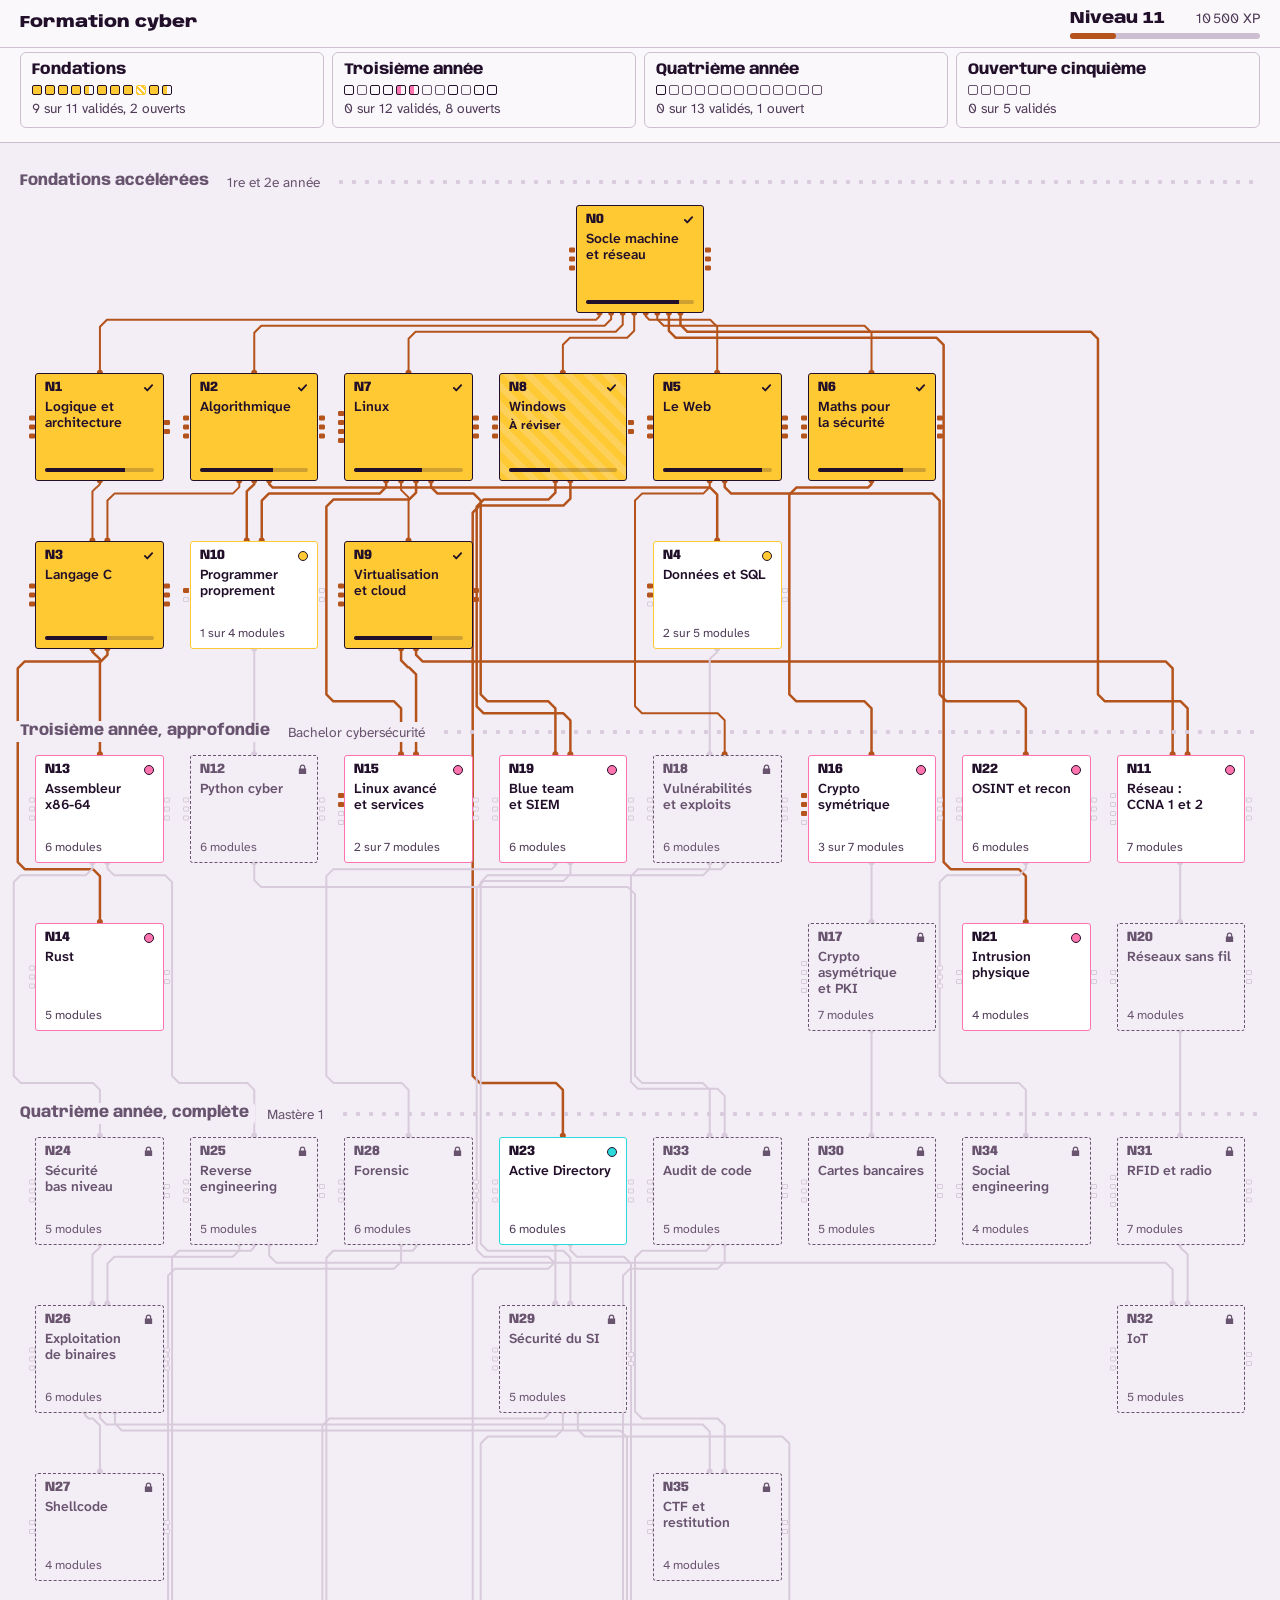
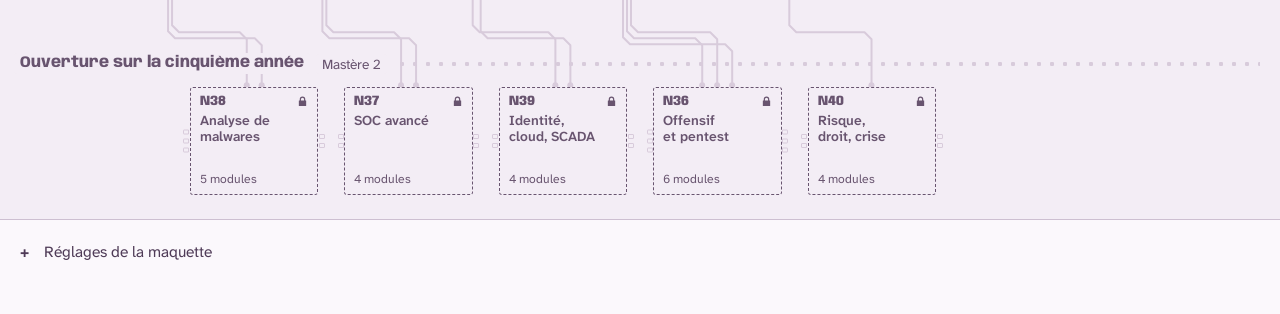
<file: design/carte.html>
<!doctype html>
<html lang="fr">
<head>
<meta charset="utf-8">
<meta name="viewport" content="width=device-width, initial-scale=1">
<title>Carte à l'échelle</title>
<meta name="description" content="La carte du parcours à sa taille réelle, 41 niveaux et 222 broches, avec le découpage proposé sur téléphone.">
<script>
/* Le thème est posé avant le premier affichage pour éviter un flash. */
(function(){
  var t=null; try{t=localStorage.getItem("fc.theme");}catch(e){}
  if(t!=="dark"&&t!=="light"){t=matchMedia("(prefers-color-scheme: light)").matches?"light":"dark";}
  document.documentElement.setAttribute("data-theme",t);
})();
</script>
<style>
@font-face{font-family:"Anybody";src:url("fonts/anybody-latin-standard-normal.woff2") format("woff2");font-weight:100 900;font-stretch:50% 150%;font-display:swap}
@font-face{font-family:"Atkinson Next";src:url("fonts/atkinson-hyperlegible-next-latin-wght-normal.woff2") format("woff2");font-weight:200 800;font-display:swap}
@font-face{font-family:"Atkinson Mono";src:url("fonts/atkinson-hyperlegible-mono-latin-wght-normal.woff2") format("woff2");font-weight:200 800;font-display:swap}

/* ---------- jetons ---------- */
:root,[data-theme="dark"]{
  color-scheme:dark;
  --fond:#2B1530; --vernis:#241029; --relief:#3A2140; --filet:#5B3F61;
  --encre:#F7EEF4; --encre-2:#D6C3D6; --encre-3:#B39DB6; --sur-vif:#22102B;
  --piste-off:#5F4364; --piste-on:#E39A5B; --pastille:#EBB98A; --serigraphie:#CDB8CF;
  --c1:#FFD23F; --c2:#FF7EB6; --c3:#38E0E0; --c4:#B79CFF;
  --action:#FFD23F; --juste:#56E68A; --faux:#FF7A66; --marque:#FFD23F;
  --bord-vif:transparent; --halo:1; --grain:.10; --cuivre:#C9783F;
}
[data-theme="light"]{
  color-scheme:light;
  --fond:#FBF8FC; --vernis:#F3EDF5; --relief:#FFFFFF; --filet:#CDBFD1;
  --encre:#22102B; --encre-2:#4F3B57; --encre-3:#68546F; --sur-vif:#22102B;
  --piste-off:#D8CBDB; --piste-on:#B4541C; --pastille:#B4541C; --serigraphie:#68546F;
  --c1:#FFC933; --c2:#FF74AE; --c3:#2BD9DA; --c4:#B095FF;
  --action:#FFC933; --juste:#0E7A41; --faux:#C42A18; --marque:#B88600;
  --bord-vif:#22102B; --halo:0; --grain:.05; --cuivre:#B4541C;
}
:root{
  --titre:"Anybody","Arial Black",system-ui,sans-serif;
  --texte:"Atkinson Next","Segoe UI",system-ui,sans-serif;
  --code:"Atkinson Mono",ui-monospace,Consolas,monospace;
}

/* ---------- base ---------- */
*{box-sizing:border-box}
html{scroll-padding-top:70px;-webkit-text-size-adjust:100%}
body{margin:0;background:var(--fond);color:var(--encre);font:400 17px/1.55 var(--texte);overflow-x:clip}
h1,h2,h3{font-family:var(--titre);margin:0;font-weight:800;line-height:1.05;text-wrap:balance}
h1{font-size:clamp(2.3rem,4.6vw,3.7rem);font-stretch:125%;letter-spacing:-.015em;font-weight:900}
h2{font-size:clamp(1.9rem,4vw,3rem);font-stretch:118%}
h3{font-size:1.28rem;font-stretch:108%;font-weight:750;line-height:1.15}
p{margin:0}
code,pre{font-family:var(--code)}
a{color:inherit}
button{font:inherit;color:inherit}
:focus-visible{outline:3px solid var(--encre);outline-offset:2px;border-radius:3px}
.bloc{max-width:1120px;margin:0 auto;padding:0 20px}
.chapo{max-width:62ch;color:var(--encre-2);font-size:1.12rem;margin-top:14px}
section.chapitre{padding:72px 0 8px}

/* ---------- barre supérieure ---------- */
.barre{position:sticky;top:0;z-index:30;background:var(--fond);border-bottom:1px solid var(--filet)}
.barre-in{max-width:1400px;margin:0 auto;padding:8px 20px;display:flex;align-items:center;gap:14px 22px;flex-wrap:wrap}
.marque{font:850 1.02rem/1 var(--titre);font-stretch:112%;margin-right:auto;text-decoration:none}
.nav{display:flex;gap:16px;font-size:.95rem;overflow-x:auto;scrollbar-width:none;max-width:100%}
.nav a{white-space:nowrap;text-underline-offset:4px;text-decoration-thickness:1px;padding:4px 0}
.reglages{display:flex;gap:8px;flex-wrap:wrap}
.bascule{background:transparent;border:1px solid var(--filet);border-radius:6px;padding:5px 11px;font-size:.92rem;cursor:pointer;min-height:44px}
.bascule[aria-pressed="true"]{background:var(--relief);border-color:var(--encre-3)}
.bascule[aria-pressed="true"]::before{content:"● ";color:var(--piste-on)}
.bascule[aria-pressed="false"]::before{content:"○ ";color:var(--encre-3)}
.bascule[disabled]{opacity:.7;cursor:not-allowed}
.bascule.theme::before{content:none}

/* ---------- en-tête de la carte ---------- */
.tete{max-width:1400px;margin:0 auto;padding:30px 20px 18px;display:grid;grid-template-columns:minmax(0,1fr) minmax(280px,360px);gap:28px 44px;align-items:end}
.tete .chapo{margin-top:16px}
.note{font-size:.95rem;color:var(--encre-3);margin-top:12px;max-width:64ch}
.hud{display:grid;gap:12px;background:var(--relief);padding:16px 18px;border-radius:8px}
.hud-l{display:flex;justify-content:space-between;align-items:baseline;gap:12px;flex-wrap:wrap}
.hud-n{font:800 1.75rem/1 var(--titre);font-stretch:112%}
.hud small{color:var(--encre-2);font-size:.93rem}
.jauge{height:8px;border-radius:4px;background:var(--filet);overflow:hidden}
.jauge i{display:block;height:100%;background:var(--piste-on);border-radius:0 4px 4px 0}
.commandes{max-width:1400px;margin:0 auto;padding:0 20px 14px;display:flex;flex-wrap:wrap;gap:14px 26px;align-items:center}
.segments{display:inline-flex;border:1px solid var(--filet);border-radius:7px;padding:2px;gap:2px;flex-wrap:wrap}
.segments label{position:relative;cursor:pointer}
.segments input{position:absolute;opacity:0;inset:0;cursor:pointer}
.segments span{display:flex;align-items:center;min-height:44px;padding:6px 13px;border-radius:5px;font-size:.96rem}
.segments input:checked+span{background:var(--encre);color:var(--fond);font-weight:650}
.segments input:focus-visible+span{outline:3px solid var(--encre);outline-offset:2px}
.legende{display:flex;flex-wrap:wrap;gap:8px 16px;margin:0;padding:0;list-style:none;font-size:.93rem;color:var(--encre-2)}
.legende li{display:flex;align-items:center;gap:7px}
.mini{width:24px;height:15px;border-radius:2px;display:inline-block;flex:none}
.mini.locked{border:1.5px dashed var(--encre-3)}
.mini.open{background:var(--relief);border:1.5px solid var(--c1)}
.mini.wip{background:linear-gradient(90deg,var(--c1) 0 50%,var(--relief) 50%);border:1.5px solid var(--c1)}
.mini.done{background:var(--c1);box-shadow:0 0 0 1px var(--bord-vif)}
.mini.fading{background:repeating-linear-gradient(45deg,var(--c1) 0 3px,color-mix(in srgb,var(--c1) 55%,var(--vernis)) 3px 6px);box-shadow:0 0 0 1px var(--bord-vif)}

/* ---------- le circuit ---------- */
.vernis{
  background-color:var(--vernis);
  background-image:url("data:image/svg+xml,%3Csvg xmlns='http://www.w3.org/2000/svg' width='180' height='180'%3E%3Cfilter id='g'%3E%3CfeTurbulence type='fractalNoise' baseFrequency='.9' numOctaves='2' stitchTiles='stitch'/%3E%3CfeColorMatrix values='0 0 0 0 .5 0 0 0 0 .5 0 0 0 0 .5 0 0 0 1.1 -.35'/%3E%3C/filter%3E%3Crect width='180' height='180' filter='url(%23g)' opacity='.2'/%3E%3C/svg%3E");
}
[data-theme="light"] .vernis{background-blend-mode:soft-light}
.plan{max-width:1400px;margin:0 auto}
#circuit{position:relative;border-block:1px solid var(--filet);overflow:hidden;touch-action:pan-y}
@media (min-width:1400px){#circuit{border:1px solid var(--filet);border-radius:10px}}
#pistes{position:absolute;inset:0;width:100%;height:100%;pointer-events:none}
#pistes path{fill:none;stroke-width:2;stroke:var(--piste-off);stroke-linejoin:round;stroke-linecap:round}
#pistes path.on{stroke:var(--piste-on)}
#pistes path.vers-ouvert{stroke-width:2.5}
#pistes path.lue{stroke:var(--encre);stroke-width:3}
#pistes circle{fill:var(--piste-off)}
#pistes circle.on{fill:var(--pastille)}
#circuit.etroit #pistes path:not(.on):not(.lue):not(.courant),#circuit.etroit #pistes circle:not(.on){display:none}
#circuit.etroit #pistes path.on:not(.vers-ouvert):not(.lue):not(.courant){opacity:.4}
#pistes .courant{stroke:var(--action);stroke-width:3.5;stroke-dasharray:.16 1.3;stroke-dashoffset:.16}
[data-theme="light"] #pistes .courant{stroke:var(--encre)}
.zone{position:absolute;left:0;right:0;display:flex;align-items:flex-end;gap:12px;padding:0 20px 7px;color:var(--serigraphie);font:750 .98rem/1.1 var(--titre);font-stretch:95%;pointer-events:none}
.zone::after{content:"";flex:1;align-self:center;height:6px;background:radial-gradient(circle at 3px 3px,var(--piste-off) 2px,transparent 2.4px) 0 0/13px 6px repeat-x}
.zone small{font:400 .86rem/1.2 var(--texte);color:var(--encre-3)}
.zone span,.zone small{background:var(--vernis);padding:2px 6px;margin-left:-6px;border-radius:3px}

.puce{--cx:var(--c1);position:absolute;display:flex;flex-direction:column;align-items:stretch;text-align:left;gap:4px;padding:7px 9px 8px;border-radius:3px;cursor:pointer;background:transparent;border:1.5px solid transparent;overflow:visible;transition:background-color .2s ease-out,border-color .2s ease-out,color .2s ease-out;line-height:1.16;-webkit-tap-highlight-color:transparent}
.puce.cy2{--cx:var(--c2)}.puce.cy3{--cx:var(--c3)}.puce.cy4{--cx:var(--c4)}
.puce .haut{display:flex;align-items:center;justify-content:space-between;gap:6px;min-height:14px}
.puce .ref{font:800 .86rem/1 var(--titre);font-stretch:88%}
.puce .nom{font-weight:600;font-size:.86rem;text-wrap:balance}
.puce .nom .nb{white-space:nowrap}
.puce .compte{margin-top:auto;font-size:.76rem;line-height:1.1;color:var(--encre-2)}
.puce.locked .compte{color:var(--encre-3)}
.puce.done .compte,.puce.fading .compte{display:none}
.puce .etat{display:flex;align-items:center;gap:4px}
.led{width:10px;height:10px;border-radius:50%;display:block;flex:none;border:1.5px solid currentColor;opacity:.6}
.ico{width:11px;height:11px;display:block;flex:none}
.charge{margin-top:auto;height:4px;border-radius:2px;background:color-mix(in srgb,var(--sur-vif) 22%,transparent);overflow:hidden;display:none}
.charge i{display:block;height:100%;background:var(--sur-vif)}
.revoir{display:none;font-size:.75rem;font-weight:700;line-height:1.05}
.broches{position:absolute;top:50%;transform:translateY(-50%);display:flex;flex-direction:column;gap:4px;pointer-events:none}
.broches.g{left:-7.5px}.broches.d{right:-7.5px}
.broches b{display:block;width:6px;height:5px;background:var(--vernis);border:1px solid var(--piste-off)}
.broches.g b{border-radius:1px 0 0 1px}.broches.d b{border-radius:0 1px 1px 0}
.broches b.fait{background:var(--pastille);border-color:var(--pastille)}

.puce.locked{border:1.5px dashed var(--piste-off);color:var(--encre-3);background:color-mix(in srgb,var(--vernis) 88%,transparent)}
[data-theme="light"] .puce.locked{border-color:var(--encre-3)}
.puce.open,.puce.wip{background:var(--relief);border-color:var(--cx);color:var(--encre)}
.puce.open .led,.puce.wip .led{background:var(--cx);border-color:var(--cx);opacity:1;box-shadow:0 0 calc(var(--halo)*10px) calc(var(--halo)*1px) color-mix(in srgb,var(--cx) 65%,transparent)}
[data-theme="light"] .puce.open .led,[data-theme="light"] .puce.wip .led{border-color:var(--sur-vif)}
.puce.done,.puce.fading{background:var(--cx);color:var(--sur-vif);border-color:var(--bord-vif)}
.puce.done .broches b:not(.fait),.puce.fading .broches b:not(.fait){background:var(--vernis)}
.puce.done .charge,.puce.fading .charge{display:block}
.puce.done{box-shadow:0 0 calc(var(--halo)*20px) calc(var(--halo)*-5px) color-mix(in srgb,var(--cx) 70%,transparent)}
.puce.fading{background:repeating-linear-gradient(45deg,var(--cx) 0 7px,color-mix(in srgb,var(--cx) 80%,var(--vernis)) 7px 14px)}
.puce.fading .revoir{display:block}
.puce:hover:not(.locked){filter:brightness(1.07)}
.puce.locked:hover{border-style:solid;color:var(--encre-2)}
.puce[aria-expanded="true"]{outline:3px solid var(--encre);outline-offset:2px}
.puce:focus-visible{outline:3px solid var(--encre);outline-offset:2px;border-radius:3px}

/* ---------- panneau d'un niveau : jamais de voile, la carte reste utilisable ---------- */
.panneau{position:fixed;z-index:40;right:16px;bottom:16px;width:min(390px,calc(100vw - 32px));max-height:min(74vh,620px);overflow:auto;background:var(--relief);border:1px solid var(--encre-3);border-radius:8px;padding:18px 18px 16px;display:grid;gap:12px;box-shadow:0 14px 40px color-mix(in srgb,#120716 45%,transparent)}
.panneau.a-gauche{right:auto;left:16px}
.panneau[hidden]{display:none}
.panneau h3{font-size:1.32rem;padding-right:38px}
.panneau .ferme{position:absolute;top:6px;right:6px;width:44px;height:44px;display:grid;place-items:center;background:transparent;border:0;border-radius:5px;cursor:pointer;font-size:1.15rem}
.panneau .sous{font-size:.94rem;color:var(--encre-2);margin-top:5px}
.panneau .contenu{font-size:.97rem;color:var(--encre-2)}
.panneau dl{margin:0;display:grid;gap:8px;font-size:.95rem}
.panneau dt{color:var(--encre-3);font-size:.88rem}
.panneau dd{margin:2px 0 0;display:flex;flex-wrap:wrap;gap:5px}
.lien-n{background:transparent;border:1px solid var(--filet);border-radius:4px;padding:3px 10px;font-size:.92rem;cursor:pointer;min-height:44px;min-width:44px}
.act{background:var(--action);color:var(--sur-vif);border:1.5px solid var(--bord-vif);border-radius:6px;padding:10px 16px;font-weight:700;cursor:pointer;min-height:44px}
.act:hover{filter:brightness(1.06)}
.act:active{transform:translateY(1px)}
.act[disabled]{opacity:.55;cursor:not-allowed}
.act.secondaire{background:transparent;color:var(--encre);border:1.5px solid var(--encre-3)}
#annonce{position:fixed;z-index:45;left:50%;transform:translateX(-50%);bottom:16px;width:max-content;max-width:min(420px,calc(100vw - 32px));background:var(--encre);color:var(--fond);padding:11px 15px;border-radius:6px;font-weight:600;font-size:.97rem}
#annonce:empty{display:none}

/* ---------- carte à l'échelle ---------- */
.ligne{display:flex;gap:10px;flex-wrap:wrap;align-items:center}
.statut{font-size:.92rem;color:var(--encre-2)}
.hud-mini{display:grid;grid-template-columns:auto auto;gap:3px 12px;align-items:baseline;min-width:190px}
.hud-mini strong{font:800 1.02rem/1 var(--titre);font-stretch:108%}
.hud-mini small{font-size:.88rem;color:var(--encre-2);text-align:right}
.hud-mini .jauge{grid-column:1/-1;height:6px}
.maquette{max-width:1400px;margin:0 auto;padding:10px 20px 40px}
.maquette summary{min-height:44px;display:flex;align-items:center;gap:8px;cursor:pointer;color:var(--encre-2);font-size:.97rem}
.maquette summary::before{content:"+";font-weight:700;width:1em}
.maquette[open] summary::before{content:"−"}
.reglages-m{display:grid;gap:12px;padding:2px 0 14px}
.reglages-m>p{max-width:70ch}
.pour-tel{display:none}
@media (max-width:639px){.pour-tel{display:block}}
.mesures-l{margin:0;display:grid;grid-template-columns:repeat(auto-fit,minmax(150px,1fr));gap:8px 18px;font-size:.93rem}
.mesures-l dt{color:var(--encre-3);font-size:.86rem}
.mesures-l dd{margin:1px 0 0;font-weight:650;font-variant-numeric:tabular-nums}
#cycles{max-width:1400px;margin:0 auto;padding:4px 20px 14px;display:grid;grid-template-columns:repeat(4,minmax(0,1fr));gap:8px}
.cycle{--cx:var(--c1);text-align:left;background:transparent;border:1.5px solid var(--filet);border-radius:6px;padding:9px 11px 10px;cursor:pointer;display:grid;gap:6px;align-content:start;min-height:72px}
.cycle.cy2{--cx:var(--c2)}.cycle.cy3{--cx:var(--c3)}.cycle.cy4{--cx:var(--c4)}
.cycle[aria-pressed="true"]{background:var(--relief);border-color:var(--encre);border-width:2px;padding:8.500px 10.500px 9.500px}
.cycle b{font:750 .98rem/1.1 var(--titre);font-stretch:98%}
.c-court{display:none}
.cycle small{font-size:.86rem;line-height:1.15;color:var(--encre-2)}
.cels{display:flex;flex-wrap:wrap;gap:3px}
.cel{--cx:inherit;width:10px;height:10px;border-radius:2px;border:1px solid var(--piste-off)}
[data-theme="light"] .cel{border-color:var(--encre-3)}
.cel.open,.cel.wip{border-color:var(--cx)}
[data-theme="light"] .cel.open,[data-theme="light"] .cel.wip{border-color:var(--sur-vif)}
.cel.wip{background:linear-gradient(90deg,var(--cx) 50%,transparent 50%)}
.cel.done{background:var(--cx);border-color:var(--bord-vif)}
.cel.fading{background:repeating-linear-gradient(45deg,var(--cx) 0 2px,transparent 2px 4px);border-color:var(--cx)}
.puce[hidden]{display:none}
#circuit.zones-44 .puce::after{content:"";position:absolute;left:50%;top:50%;width:44px;height:44px;transform:translate(-50%,-50%);border:2px dashed var(--encre);border-radius:50%;pointer-events:none;opacity:.8}
#circuit.zones-44 .puce.done::after,#circuit.zones-44 .puce.fading::after{border-color:var(--sur-vif)}
@media (min-width:640px){.puce .nom{hyphens:none;-webkit-hyphens:none}}
#p-modules{display:grid;gap:2px}
.lig-mod{display:flex;align-items:center;gap:10px;min-height:44px;width:100%;text-align:left;background:transparent;border:0;border-top:1px solid var(--filet);padding:4px 2px;cursor:pointer;font-size:.95rem}
.lig-mod[aria-disabled="true"]{color:var(--encre-3);cursor:not-allowed}
.lig-mod i{flex:none;width:12px;height:10px;border:1px solid var(--piste-off);border-radius:1px}
.lig-mod i.fait{background:var(--pastille);border-color:var(--pastille)}
.lig-mod code{font-size:.84rem;color:var(--encre-3);flex:none}

/* ---------- animations : uniquement si le mouvement est autorisé ---------- */
@media (prefers-reduced-motion:no-preference){
  html:not(.sans-mvt){scroll-behavior:smooth}
  html:not(.sans-mvt) #circuit.demarrage .puce:not(.locked){animation:mise-sous-tension .34s ease-out both;animation-delay:var(--retard,0ms)}
  html:not(.sans-mvt) .puce.vient-ouvrir{animation:ouverture .38s ease-out both}
  html:not(.sans-mvt) .puce.vient-ouvrir .led{animation:eclat .38s ease-out}
  html:not(.sans-mvt) .secousse{animation:secousse .16s linear}
  html:not(.sans-mvt) .eclat .led{animation:eclat .24s ease-out}
}
/* mouvement réduit ou animations coupées : plus aucune transition, l'état change d'un coup */
@media (prefers-reduced-motion:reduce){*,*::before,*::after{transition:none!important;animation:none!important}}
html.sans-mvt *,html.sans-mvt *::before,html.sans-mvt *::after{transition:none!important;animation:none!important}
@keyframes mise-sous-tension{from{opacity:.25;filter:saturate(.15)}to{opacity:1;filter:none}}
@keyframes ouverture{0%{transform:scale(.97)}55%{transform:scale(1.025)}100%{transform:scale(1)}}
@keyframes eclat{0%{transform:scale(1)}40%{transform:scale(1.75)}100%{transform:scale(1)}}
@keyframes secousse{25%{transform:translateX(-3px)}75%{transform:translateX(3px)}}

/* ---------- petits écrans ---------- */
@media (max-width:900px){
  .tete{grid-template-columns:minmax(0,1fr)}
  .deux,.spec,.mvt,.graphes,.serie{grid-template-columns:minmax(0,1fr)}
  .barre{position:static}
  #cycles{grid-template-columns:repeat(2,minmax(0,1fr));padding-inline:12px}
  .maquette{padding-inline:12px}
  .barre-in{padding-inline:12px}
  .marque{margin-right:0;flex:1}
}
@media (max-width:620px){
  body{font-size:16px}
  .panneau,.panneau.a-gauche{right:0;left:0;bottom:0;width:100%;border-radius:12px 12px 0 0;border-width:1px 0 0;max-height:62vh}
  #annonce{bottom:auto;top:12px;left:12px;right:12px;width:auto;max-width:none;transform:none}
  .puce .nom{font-size:.8rem}
  .zone small{display:none}
  .barres li{grid-template-columns:minmax(0,6.6em) minmax(0,1fr) 5em}
  .ouverture .puce{flex-basis:108px}
}
@media (forced-colors:active){
  .puce{border:2px solid CanvasText}
  .puce.locked{border-style:dashed}
  .puce.done,.puce.fading{background:Highlight;color:HighlightText}
  #pistes path{stroke:CanvasText}
}
@media (max-width:639px){
  .barre .marque{display:none}
  .barre-in{padding-block:6px}
  .hud-mini{flex:1;min-width:0}
  #cycles{position:sticky;top:0;z-index:20;background:var(--fond);grid-template-columns:repeat(4,minmax(0,1fr));gap:4px;padding:4px 8px 6px}
  .cycle,.cycle[aria-pressed="true"]{min-height:48px;padding:5px 6px 6px;gap:4px;border-radius:5px}
  .cycle[aria-pressed="true"]{padding:4.500px 5.500px 5.500px}
  .cycle small,.c-long{display:none}
  .c-court{display:inline}
  .cycle b{font:650 .8rem/1.1 var(--texte)}
  .cels{flex-wrap:nowrap;gap:1px}
  .cel{flex:1 1 0;min-width:0;width:auto;height:8px;border-radius:1px}
}
</style>
</head>
<body>

<header class="barre">
  <div class="barre-in">
    <span class="marque">Formation cyber</span>
    <div class="hud-mini"><strong id="h-niveau">Niveau 1</strong><small id="h-xp"></small><div class="jauge" role="img" id="h-jauge-t"><i id="h-jauge"></i></div><small id="h-reste" hidden></small></div>
  </div>
</header>
<main>
  <h1 class="sr" style="position:absolute;width:1px;height:1px;overflow:hidden;clip-path:inset(50%)">La carte du parcours à l'échelle réelle</h1>
  <nav id="cycles" aria-label="Les quatre cycles du parcours"></nav>
  <div class="plan"><div id="circuit" class="vernis"><svg id="pistes" aria-hidden="true"></svg></div></div>
  <details class="maquette">
    <summary>Réglages de la maquette</summary>
    <div class="reglages-m">
      <p class="statut">Progression, prérequis et nombre de modules sont fictifs, hors N0. Il y a 41 niveaux, de N0 à N40, et 222 broches : un peu plus que les 200 prévus, pour tester large.</p>
      <div class="segments pour-tel" role="radiogroup" aria-label="Vue sur téléphone">
        <label><input type="radio" name="vue" value="decoupee" checked><span>Découpée, proposition</span></label>
        <label><input type="radio" name="vue" value="entiere"><span>Entière</span></label>
      </div>
      <div class="segments" role="radiogroup" aria-label="Moment du parcours affiché">
        <label><input type="radio" name="moment" value="auj"><span>Aujourd'hui</span></label>
        <label><input type="radio" name="moment" value="six" checked><span>Dans six mois</span></label>
        <label><input type="radio" name="moment" value="fin"><span>Terminé</span></label>
      </div>
      <div class="ligne">
        <button type="button" class="bascule theme" id="b-theme"></button>
        <button type="button" class="bascule" id="b-zones" aria-pressed="false">Zones de 44 px</button>
        <button type="button" class="bascule" id="b-mvt" aria-pressed="true">Animations</button>
        <button type="button" class="bascule" id="b-son" aria-pressed="false">Son</button>
        <button type="button" class="bascule" id="b-vib" aria-pressed="true">Vibration</button>
      </div>
      <ul class="legende" aria-label="Légende des états">
        <li><i class="mini locked"></i>Verrouillé</li>
        <li><i class="mini open"></i>Ouvert</li>
        <li><i class="mini wip"></i>En cours</li>
        <li><i class="mini done"></i>Validé</li>
        <li><i class="mini fading"></i>À réviser</li>
      </ul>
      <dl class="mesures-l" id="mesures" aria-label="Mesures sur ton écran"></dl>
    </div>
  </details>
</main>

<aside class="panneau" id="panneau" hidden aria-labelledby="p-titre" tabindex="-1">
  <button type="button" class="ferme" id="p-ferme" aria-label="Fermer le panneau">✕</button>
  <div><h3 id="p-titre"></h3><p class="sous" id="p-sous"></p></div>
  <p class="contenu" id="p-contenu"></p>
  <div id="p-maitrise"></div>
  <dl id="p-liens"></dl>
  <div id="p-modules"></div>
  <div class="ligne" id="p-actions"></div>
</aside>
<div id="annonce" role="status" aria-live="polite"></div>

<script>
"use strict";
/* ---------- le programme : BRIEF_APPLICATION.md §4 ----------
   n, court, titre complet, année, cycle, modules (fictif hors N0), prérequis proposés, contenu */
const NIVEAUX=[
[0,"Socle machine et réseau","Socle machine et réseau","1A",1,6,[],"Binaire et hexadécimal, TCP/IP, adressage et sous-réseaux, TCP et UDP, DNS, DHCP, ARP, NAT, routage et commutation."],
[1,"Logique et architec&shy;ture","Logique et architecture d'un ordinateur","1A",1,5,[0],"Portes logiques, circuits, mémoire, bus, processeur, cycle d'exécution, représentation des nombres et des flottants."],
[2,"Algorith&shy;mique","Algorithmique et structures de données","1A",1,6,[0],"Variables, conditions, boucles, fonctions, récursivité, complexité, tableaux, listes, piles, files, arbres, tables de hachage, tris et recherches."],
[3,"Langage C","Langage C","1A et 2A",1,6,[1,2],"Types, pointeurs, mémoire, allocation, tableaux et chaînes, structures, fichiers, compilation, puis modularité, make et débogage."],
[4,"Données et SQL","Données et SQL","1A et 2A",1,5,[2],"Modélisation relationnelle, clés, normalisation, SQL, jointures, agrégats, index, transactions, NoSQL en survol."],
[5,"Le Web","Le Web, de la requête au rendu","1A",1,6,[0],"HTTP, URL, HTML, CSS, JavaScript, DOM, API et JSON, PHP côté serveur, sessions et cookies."],
[6,"Maths pour la sécurité","Mathématiques pour la sécurité","1A",1,6,[0],"Logique, dénombrement, probabilités, arithmétique modulaire, Euclide étendu, Bezout, nombres premiers, Euler, exponentiation modulaire, paradoxe des anniversaires."],
[7,"Linux","Linux : utilisation et administration","1A à 3A",1,7,[0],"Ligne de commande, permissions et bits spéciaux, ACL, utilisateurs et sudo, processus et systemd, systèmes de fichiers, montages durcis, LVM et snapshots."],
[8,"Windows","Windows : utilisation et administration","1A et 2A",1,5,[0],"Installation, registre, services, processus, journaux d'événements, jetons d'accès, PowerShell."],
[9,"Virtuali&shy;sation et cloud","Virtualisation, conteneurs, cloud","1A et 2A",1,5,[7],"Type-1 et type-2, KVM, Proxmox, LXC, namespaces et cgroups, Docker, initiation au cloud et responsabilité partagée."],
[10,"Program&shy;mer propre&shy;ment","Programmer proprement","2A",1,4,[2,7],"Python objet, structure d'un projet, environnement virtuel, tests, UML2, Git et GitHub."],
[11,"Réseau : CCNA 1 et 2","Réseau en application : CCNA 1 et 2","3A",2,7,[0,9],"Commutation, VLAN, trunk, STP, routage statique et dynamique, ACL, NAT sur IOS, sécurité des commutateurs, laboratoires GNS3."],
[12,"Python cyber","Python pour la cybersécurité","3A et 4A",2,6,[10],"Poetry, pytest, pre-commit, sockets, parsing, automatisation, Scapy pour forger et sniffer, un IDS maison."],
[13,'Assem&shy;bleur <span class="nb">x86-64</span>',"Assembleur x86-64","3A et 4A",2,6,[3],"Registres, mémoire, instructions, drapeaux, pile, conventions d'appel, du C au binaire, ELF, objdump et gdb."],
[14,"Rust","Rust","3A et 4A",2,5,[3],"Ownership, emprunts, durées de vie, types et gestion d'erreurs, Cargo, protection du code, sockets et concurrence."],
[15,"Linux avancé et services","Linux : administration avancée et services","3A et 4A",2,7,[7,9],"BIND9, Apache et vhosts, TLS avec sa propre autorité, Nginx, Samba et NFS, OpenLDAP, RBAC Proxmox, tokens API, TOTP."],
[16,"Crypto symé&shy;trique","Cryptographie symétrique","3A et 4A",2,7,[6],"Kerckhoffs, chiffrements historiques, DES, 3DES, AES, modes opératoires, MAC et HMAC, hachage, chiffrement authentifié."],
[17,"Crypto asymé&shy;trique et PKI","Cryptographie asymétrique, signature, PKI","3A et 4A",2,7,[16],"RSA et ses attaques, OAEP, signature, PSS, certificats, autorités, chaîne de confiance, MFA, TLS de bout en bout."],
[18,"Vulnéra&shy;bilités et exploits","Vulnérabilités et exploits","2A à 4A",2,6,[4,5],"OWASP Top 10, vulnérabilités systèmes, détection de vulnérabilités, gestion des exploits, scan et énumération."],
[19,"Blue team et SIEM","Blue team : IDS, monitoring, SIEM","3A et 4A",2,6,[7,8],"Journaux, Event IDs, Sysmon, IDS et règles, SIEM, règle de détection, faux positifs, MITRE ATT&CK, réponse à incident."],
[20,"Réseaux sans fil","Sécurité des réseaux sans fil","2A à 4A",2,4,[11],"802.11, WEP, WPA2, WPA3, handshake, capture, attaques et défenses."],
[21,"Intrusion physique","Intrusion physique","3A et 4A",2,4,[0],"Crochetage, hot-plug attacks, contournement de contrôle d'accès, ouverture fine, sécurité physique."],
[22,"OSINT et recon","OSINT et reconnaissance","2A à 4A",2,6,[5],"Règles d'engagement, OPSEC, DNS, WHOIS, certificats, archives, dépôts publics, sous-domaines, ASN, cloud, corrélation."],
[23,"Active Directory","Windows Active Directory","4A",3,6,[8],"Domaine, forêt, OU, rôle du DNS, GPO, délégations, groupes privilégiés, Kerberos, administration PowerShell."],
[24,"Sécurité bas niveau","Mécanismes de sécurité bas niveau","4A",3,5,[13],"ASLR, NX et DEP, canaries, RELRO, PIE, CFI, SMEP et SMAP, TPM, démarrage sécurisé, et comment chacun se contourne."],
[25,"Reverse engi&shy;neering","Reverse engineering","4A",3,5,[13],"Analyse statique et dynamique, désassemblage, décompilation, environnement isolé, reconnaissance de motifs, anti-analyse."],
[26,"Exploita&shy;tion de binaires","Exploitation de binaires","4A",3,6,[24,25],"Débordement de tampon, écrasement du pointeur de retour, format string, ROP, exploitation du tas."],
[27,"Shellcode","Sécurité shellcode","4A",3,4,[26],"Écrire un shellcode, appels système, octets nuls et taille, encodeurs, injection."],
[28,"Forensic","Computer forensic","4A",3,6,[19],"Acquisition, chaîne de contrôle, timeline, analyse disque et mémoire, artefacts Windows et Linux, rapport."],
[29,"Sécurité du SI","Sécurité du système d'information","4A",3,5,[18,19],"Gouvernance, politique de sécurité, défense en profondeur, moindre privilège, segmentation, ISO 27001, RGPD, hygiène ANSSI."],
[30,"Cartes bancaires","Sécurité des cartes bancaires","4A",3,5,[17],"ISO 7816, APDU, EMV, cryptogrammes, PIN, sans contact, Calypso, fraudes connues."],
[31,"RFID et radio","Sécurité RFID et radio","4A",3,7,[20],"Spectre, antennes, modulations, SDR, GSM à 5G, RFID 125 kHz, NFC 13,56 MHz, Mifare Classic."],
[32,"IoT","Sécurité des IoT","4A",3,5,[25,31],"Architecture d'un objet connecté, firmware, UART et JTAG, MQTT, BLE, Zigbee, LoRa, surface d'attaque matérielle."],
[33,"Audit de code","Audit de code","4A",3,5,[12,18],"Démarche d'audit, CWE, sources et sinks, taint analysis, SAST et Semgrep, CI/CD, faux positifs, CVSS, rapport."],
[34,"Social engi&shy;neering","Social engineering","4A",3,4,[22],"Principes d'influence, prétextes, hameçonnage, vishing, OSINT sur les personnes, cadre légal, sensibilisation."],
[35,"CTF et restitu&shy;tion","Compétition et restitution","4A",3,4,[26,33],"Format CTF, méthode de résolution, write-up, Grand Oral, projet FYC, communication professionnelle."],
[36,"Offensif et pentest","Sécurité offensive et tests d'intrusion","5A",4,6,[23,26,33],"Méthodologie d'audit, exploitation web, élévation de privilèges, latéralisation, attaques AD, RedTeam, rapport de pentest."],
[37,"SOC avancé","SOC et Blue Team avancée","5A",4,4,[28,29],"Organisation d'un SOC, ingénierie de détection, chasse aux menaces, CTI, analyse de la menace."],
[38,"Analyse de malwares","Analyse de malwares","5A",4,5,[25,28],"Triage, analyse statique et dynamique, entropie, strings et IOC, PE et ELF, YARA, désobfuscation, rapport."],
[39,"Identité, cloud, SCADA","Identité, cloud et systèmes particuliers","5A",4,4,[23,29],"IAM, sécurité des clouds, Kubernetes, SCADA et systèmes industriels, drones."],
[40,"Risque, droit, crise","Risque, droit et crise","5A",4,4,[29],"ISO 27005, EBIOS-RM, DORA, NIS2, droit et cybercriminalité, gestion de crise, certifications."]
].map(([n,court,titre,annee,cycle,mod,pre,contenu])=>({n,court,titre,annee,cycle,mod,pre,contenu}));
const N=Object.fromEntries(NIVEAUX.map(l=>[l.n,l]));
const CYCLES={1:["Fondations accélérées","1re et 2e année"],2:["Troisième année, approfondie","Bachelor cybersécurité"],3:["Quatrième année, complète","Mastère 1"],4:["Ouverture sur la cinquième année","Mastère 2"]};

/* placement thématique sur grand écran : [colonne, rangée] */
const LARGE={0:[3.5,0],1:[0,1],2:[1,1],7:[2,1],8:[3,1],5:[4,1],6:[5,1],3:[0,2],10:[1,2],9:[2,2],4:[4,2],
13:[0,3],12:[1,3],15:[2,3],19:[3,3],18:[4,3],16:[5,3],22:[6,3],11:[7,3],14:[0,4],17:[5,4],21:[6,4],20:[7,4],
24:[0,5],25:[1,5],28:[2,5],23:[3,5],33:[4,5],30:[5,5],34:[6,5],31:[7,5],26:[0,6],29:[3,6],32:[7,6],27:[0,7],35:[4,7],
38:[1,8],37:[2,8],39:[3,8],36:[4,8],40:[5,8]};

/* ---------- état ---------- */
const MOMENTS={
  auj:{fait:{},cours:{0:3}},
  six:{fait:{0:86,1:74,2:68,5:91,6:79,7:63,8:38,9:72,3:57},cours:{4:2,10:1,15:2,16:3}},
  fin:{fait:Object.fromEntries(NIVEAUX.map(l=>[l.n,l.n===21||l.n===34?43:62+(l.n*37)%36])),cours:{}}
};
let fait={},cours={},selection=null;
const qs=s=>document.querySelector(s), qsa=s=>[...document.querySelectorAll(s)];
const etat=l=>{
  if(l.n in fait) return fait[l.n]<50?"fading":"done";
  if(!l.pre.every(p=>p in fait)) return "locked";
  return cours[l.n]?"wip":"open";
};
const modulesFaits=l=>l.n in fait?l.mod:(cours[l.n]||0);
const LIBELLES={locked:"verrouillé",open:"ouvert",wip:"en cours",done:"validé",fading:"à réviser"};

/* ---------- préférences ---------- */
const reduit=matchMedia("(prefers-reduced-motion: reduce)");
const lire=(k,d)=>{try{const v=localStorage.getItem(k);return v===null?d:v==="1";}catch(e){return d;}};
const ecrire=(k,v)=>{try{localStorage.setItem(k,v?"1":"0");}catch(e){}};
const prefs={mvt:lire("fc.mvt",true),son:lire("fc.son",false),vib:lire("fc.vib",true)};
const mouvementOK=()=>prefs.mvt&&!reduit.matches;
function peindrePrefs(){
  document.documentElement.classList.toggle("sans-mvt",!mouvementOK());
  const b=qs("#b-mvt"); b.setAttribute("aria-pressed",String(mouvementOK())); b.disabled=reduit.matches;
  b.title=reduit.matches?"Ton système demande moins de mouvement":"";
  qs("#b-son").setAttribute("aria-pressed",String(prefs.son));
  qs("#b-vib").setAttribute("aria-pressed",String(prefs.vib));
  const t=document.documentElement.dataset.theme;
  qs("#b-theme").textContent=t==="dark"?"Passer en clair":"Passer en sombre";
}
qs("#b-theme").onclick=()=>{
  const r=document.documentElement,t=r.dataset.theme==="dark"?"light":"dark"; r.dataset.theme=t;
  try{localStorage.setItem("fc.theme",t);}catch(e){}
  peindrePrefs();
};
qs("#b-mvt").onclick=()=>{prefs.mvt=!prefs.mvt;ecrire("fc.mvt",prefs.mvt);peindrePrefs();};
qs("#b-son").onclick=()=>{prefs.son=!prefs.son;ecrire("fc.son",prefs.son);peindrePrefs();if(prefs.son)bip(true);};
qs("#b-vib").onclick=()=>{prefs.vib=!prefs.vib;ecrire("fc.vib",prefs.vib);peindrePrefs();vibre(15);};
reduit.addEventListener("change",peindrePrefs);

let audio=null;
function bip(ok){
  if(!prefs.son) return;
  try{
    audio=audio||new (window.AudioContext||window.webkitAudioContext)();
    const o=audio.createOscillator(),g=audio.createGain(),t=audio.currentTime;
    o.type="triangle"; o.frequency.setValueAtTime(ok?740:196,t); if(ok)o.frequency.exponentialRampToValueAtTime(1180,t+.07);
    g.gain.setValueAtTime(.07,t); g.gain.exponentialRampToValueAtTime(.0001,t+(ok?.11:.13));
    o.connect(g).connect(audio.destination); o.start(t); o.stop(t+.14);
  }catch(e){}
}
function vibre(ms){if(prefs.vib&&navigator.vibrate){try{navigator.vibrate(ms);}catch(e){}}}
let tAnnonce;
function annonce(t){const a=qs("#annonce");a.textContent=t;clearTimeout(tAnnonce);tAnnonce=setTimeout(()=>{a.textContent="";},3600);}

/* ---------- construction du circuit ---------- */
const circuit=qs("#circuit"), svg=qs("#pistes");
const IC={lock:'<svg class="ico" viewBox="0 0 12 12" aria-hidden="true"><path fill="currentColor" d="M3 5V3.6a3 3 0 0 1 6 0V5h.6c.2 0 .4.2.4.4v5.2c0 .2-.2.4-.4.4H2.400c-.2 0-.4-.2-.4-.4V5.400c0-.2.2-.4.4-.4H3Zm1.300 0h3.400V3.600a1.700 1.700 0 0 0-3.400 0V5Z"/></svg>',
ok:'<svg class="ico" viewBox="0 0 12 12" aria-hidden="true"><path fill="none" stroke="currentColor" stroke-width="2" stroke-linecap="round" stroke-linejoin="round" d="m2 6.500 2.700 2.700L10 3.500"/></svg>',
ko:'<svg class="ico" viewBox="0 0 12 12" aria-hidden="true"><path fill="none" stroke="currentColor" stroke-width="2" stroke-linecap="round" d="m3 3 6 6M9 3l-6 6"/></svg>'};
NIVEAUX.forEach(l=>{
  const b=document.createElement("button");
  b.type="button"; b.className=`puce cy${l.cycle}`; b.id="n"+l.n; b.setAttribute("aria-expanded","false"); b.setAttribute("aria-controls","panneau");
  const g=Math.ceil(l.mod/2);
  b.innerHTML=`<span class="broches g">${Array.from({length:g},()=>"<b></b>").join("")}</span><span class="broches d">${Array.from({length:l.mod-g},()=>"<b></b>").join("")}</span>
    <span class="haut"><span class="ref">N${l.n}</span><span class="etat"></span></span><span class="nom">${l.court}</span><span class="compte"></span><span class="revoir">À réviser</span><span class="charge"><i></i></span>`;
  b.onclick=()=>ouvrirPanneau(l.n,b);
  circuit.appendChild(b); l.el=b;
});
const zones={};
Object.keys(CYCLES).forEach(c=>{
  const d=document.createElement("div"); d.className="zone"; d.setAttribute("aria-hidden","true");
  d.innerHTML=`<span>${CYCLES[c][0]}</span><small>${CYCLES[c][1]}</small>`; circuit.appendChild(d); zones[c]=d;
});
const liens=NIVEAUX.flatMap(t=>t.pre.map(s=>({s:N[s],t})));

/* répartition en n colonnes pour les écrans étroits : un niveau vient toujours après ses prérequis */
let vue="decoupee", actif=1, decoupee=false;
const TITRES_C={1:"Fondations",2:"Troisième année",3:"Quatrième année",4:"Ouverture cinquième"};
const TITRES_COURTS={1:"1A et 2A",2:"3A",3:"4A",4:"5A"};
const cycleActif=()=>{const l=NIVEAUX.find(x=>["open","wip"].includes(etat(x)));return l?l.cycle:(NIVEAUX.find(x=>etat(x)==="fading")||{cycle:1}).cycle;};
function construireCycles(){
  qs("#cycles").innerHTML=[1,2,3,4].map(c=>`<button type="button" class="cycle cy${c}" data-c="${c}" aria-pressed="false"><b><span class="c-long">${TITRES_C[c]}</span><span class="c-court">${TITRES_COURTS[c]}</span></b><span class="cels">${NIVEAUX.filter(l=>l.cycle===c).map(l=>`<i class="cel" data-n="${l.n}"></i>`).join("")}</span><small></small></button>`).join("");
  qsa("#cycles .cycle").forEach(b=>b.onclick=()=>{
    const c=+b.dataset.c;
    if(decoupee){if(selection!==null)fermerPanneau();actif=c;disposer();b.focus();}
    else zones[c].scrollIntoView({block:"start",behavior:mouvementOK()?"smooth":"auto"});
  });
}
function peindreCycles(){
  qsa("#cycles .cycle").forEach(b=>{
    const c=+b.dataset.c, L=NIVEAUX.filter(l=>l.cycle===c), v=L.filter(l=>l.n in fait).length, o=L.filter(l=>["open","wip"].includes(etat(l))).length;
    b.querySelector("small").textContent=`${v} sur ${L.length} validés${o?`, ${o} ouvert${o>1?"s":""}`:""}`;
    b.setAttribute("aria-pressed",String(decoupee&&c===actif));
    b.setAttribute("aria-label",`${CYCLES[c][0]}, ${v} niveaux validés sur ${L.length}, ${o} ouverts`);
    b.querySelectorAll(".cel").forEach(x=>{x.className="cel "+etat(N[+x.dataset.n]);});
  });
}
function peindreMesures(){
  const V=NIVEAUX.filter(l=>!l.el.hidden).map(l=>l.el.getBoundingClientRect());
  if(!V.length) return;
  let ecart=1e9; V.forEach((a,i)=>V.forEach((b,j)=>{if(j>i)ecart=Math.min(ecart,Math.max(a.left-b.right,b.left-a.right,a.top-b.bottom,b.top-a.bottom));}));
  const c=circuit.getBoundingClientRect(), h=circuit.offsetHeight;
  const ligne=(k,v)=>`<div><dt>${k}</dt><dd>${v}</dd></div>`;
  qs("#mesures").innerHTML=ligne("Écran",`${innerWidth} × ${innerHeight} px`)+ligne("Plus petite puce",`${Math.round(Math.min(...V.map(r=>r.width)))} × ${Math.round(Math.min(...V.map(r=>r.height)))} px`)+ligne("Écart entre puces",`${ecart===1e9?"sans objet":Math.round(ecart)+" px"}`)+ligne("Hauteur de la vue",`${h} px, ${(h/innerHeight).toFixed(1).replace(".",",")} écran${h/innerHeight>=2?"s":""}`)+ligne("Début de la carte",`${Math.round(c.top+scrollY)} px`)+ligne("Niveaux, broches",`${NIVEAUX.length}, ${NIVEAUX.reduce((a,l)=>a+l.mod,0)}`);
}
function repartir(n,liste=NIVEAUX){
  const rangs={},place={}; let debut=0;
  [1,2,3,4].forEach(c=>{
    let fin=debut;
    liste.filter(l=>l.cycle===c).forEach(l=>{
      let r=Math.max(debut,...l.pre.filter(p=>place[p]).map(p=>place[p][1]+1));
      while((rangs[r]||0)>=n) r++;
      const col=rangs[r]||0; rangs[r]=col+1; place[l.n]=[col,r]; fin=Math.max(fin,r+1);
    });
    debut=fin;
  });
  return place;
}
let geo=null;
function disposer(){
  const W=circuit.clientWidth, large=W>=1040;
  decoupee=W<640&&vue==="decoupee";
  circuit.classList.toggle("etroit",!large&&!decoupee);
  qs("#cycles").style.display=(!large&&W>=640)||(W<640&&!decoupee)?"none":"";
  const nCol=large?8:(W>=640?5:(W>=350?3:2));
  const marge=large?22:12, ecartX=large?26:18;
  const pasX=(W-2*marge)/nCol, largeur=pasX-ecartX;
  const gouttiere=large?60:(decoupee?34:54), entete=decoupee?0:46;
  const vus=decoupee?NIVEAUX.filter(l=>l.cycle===actif):NIVEAUX;
  NIVEAUX.forEach(l=>{l.el.hidden=!vus.includes(l);});
  Object.entries(zones).forEach(([c,z])=>{z.style.display=decoupee?"none":"";});
  /* la hauteur se déduit du texte réel : un nom long agrandit la rangée, il ne rétrécit jamais */
  vus.forEach(l=>{l.el.style.width=largeur+"px";l.el.style.height="auto";});
  /* nom + repère 14 + place de « À réviser » et de la barre 20 + écarts 8 + marges et bordure 18 */
  const haut=Math.ceil(Math.max(...vus.map(l=>l.el.querySelector(".nom").getBoundingClientRect().height)))+14+20+8+18;
  const place=large?LARGE:repartir(nCol,vus);
  const premiere={};
  vus.forEach(l=>{const r=place[l.n][1];premiere[l.cycle]=Math.min(premiere[l.cycle]??r,r);});
  const base=Math.min(...vus.map(l=>place[l.n][1]));
  const yRang=r=>{
    const av=Object.values(premiere).filter(p=>p<=r).length;
    return 16+(r-base)*(haut+gouttiere)+av*entete;
  };
  vus.forEach(l=>{
    const [c,r]=place[l.n];
    l.x=marge+ecartX/2+c*pasX; l.y=yRang(r); l.w=largeur; l.h=haut; l.c=c; l.r=r;
    Object.assign(l.el.style,{left:l.x+"px",top:l.y+"px",width:largeur+"px",height:haut+"px"});
  });
  if(!large&&vus.includes(N[0])){
    const l=N[0]; l.x=(W-largeur)/2; l.c=(l.x-marge-ecartX/2)/pasX; l.el.style.left=l.x+"px";
  }
  Object.entries(premiere).forEach(([c,r])=>{zones[c].style.top=(yRang(r)-34)+"px";});
  const H=Math.max(...vus.map(l=>l.y+l.h))+26;
  circuit.style.height=H+"px"; svg.setAttribute("viewBox",`0 0 ${W} ${H}`);
  router(ecartX,gouttiere,vus);
  geo={W,H};
  peindre();
}
/* routage en canaux : les pistes passent dans les gouttières, avec des coins à 45° comme sur une vraie carte */
function router(ecartX,gouttiere,vus){
  const couloirs={},verticaux={};
  liens.forEach(k=>{k.p=null;k.pads=[];});
  const liensVus=liens.filter(k=>vus.includes(k.s)&&vus.includes(k.t));
  const voie=(table,cle,a,b,base,pas,max)=>{
    const lo=Math.min(a,b)-7,hi=Math.max(a,b)+7, t=table[cle]=table[cle]||[];
    let i=0; while(i<max&&(t[i]||[]).some(([x,y])=>lo<y&&x<hi)) i++;
    if(i>=max) i=max-1;
    (t[i]=t[i]||[]).push([lo,hi]); return base+i*pas;
  };
  const ports=(l,cote,cle)=>{
    const es=liensVus.filter(e=>e[cle]===l).sort((a,b)=>(a[cote].x-b[cote].x));
    es.forEach((e,i)=>{e[cle+"X"]=l.x+l.w/2+(i-(es.length-1)/2)*Math.min(l.w*.72/Math.max(es.length,1),15);});
  };
  vus.forEach(l=>{ports(l,"t","s");ports(l,"s","t");});
  const brut=[];
  liensVus.forEach(e=>{
    const {s,t}=e, ya=s.y+s.h, yb=t.y, xa=e.sX, xb=e.tX, diff=t.r-s.r;
    const g1=s.r, baseG=ya+7;
    let pts;
    if(diff<=1){
      const y=Math.min(voie(couloirs,g1,xa,xb,baseG,6,8),yb-7);
      pts=[[xa,ya],[xa,y],[xb,y],[xb,yb]];
    }else{
      const y1=voie(couloirs,g1,xa,t.x-8,baseG,6,8);
      const col=Math.round(t.c), vx=voie(verticaux,col,y1,yb,t.x-ecartX/2-5,-4,4);
      const g2=t.r-1, baseH=yb-gouttiere+7;
      const y2=Math.min(voie(couloirs,g2,vx,xb,Math.max(baseH,(y1+8)),6,8),yb-7);
      pts=[[xa,ya],[xa,y1],[vx,y1],[vx,y2],[xb,y2],[xb,yb]];
    }
    brut.push({e,pts});
  });
  const NS="http://www.w3.org/2000/svg";
  svg.replaceChildren();
  brut.forEach(({e,pts})=>{
    const p=document.createElementNS(NS,"path"); p.setAttribute("d",chanfrein(pts));
    svg.appendChild(p); e.p=p;
    const [a,b]=[pts[0],pts[pts.length-1]];
    e.pads=[a,b].map(q=>{const c=document.createElementNS(NS,"circle");c.setAttribute("cx",q[0]);c.setAttribute("cy",q[1]);c.setAttribute("r","3");svg.appendChild(c);return c;});
  });
}
function chanfrein(pts){
  const r=7; let d=`M${pts[0][0].toFixed(1)} ${pts[0][1].toFixed(1)}`;
  for(let i=1;i<pts.length-1;i++){
    const [a,b,c]=[pts[i-1],pts[i],pts[i+1]];
    const la=Math.hypot(b[0]-a[0],b[1]-a[1]),lc=Math.hypot(c[0]-b[0],c[1]-b[1]);
    if(la<.5||lc<.5) continue;
    const k=Math.min(r,la/2,lc/2);
    d+=`L${(b[0]-(b[0]-a[0])/la*k).toFixed(1)} ${(b[1]-(b[1]-a[1])/la*k).toFixed(1)}L${(b[0]+(c[0]-b[0])/lc*k).toFixed(1)} ${(b[1]+(c[1]-b[1])/lc*k).toFixed(1)}`;
  }
  const z=pts[pts.length-1]; return d+`L${z[0].toFixed(1)} ${z[1].toFixed(1)}`;
}

/* ---------- affichage de l'état ---------- */
const etroitTxt=()=>circuit.clientWidth<640;
function peindre(){
  NIVEAUX.forEach(l=>{
    const e=etat(l),b=l.el,mf=modulesFaits(l);
    b.classList.remove("locked","open","wip","done","fading"); b.classList.add(e);
    qsa(`#n${l.n} .broches b`).forEach((x,i)=>x.classList.toggle("fait",i<mf));
    const slot=b.querySelector(".etat");
    const voulu=e==="locked"?"lock":(e==="done"||e==="fading"?"ok":"led");
    if(slot.dataset.v!==voulu){
      slot.dataset.v=voulu;
      slot.innerHTML=voulu==="lock"?IC.lock:voulu==="ok"?IC.ok:'<span class="led"></span>';
    }
    const manque=l.pre.filter(p=>!(p in fait));
    b.querySelector(".compte").textContent=e==="wip"?(etroitTxt()?`${mf} sur ${l.mod}`:`${mf} sur ${l.mod} modules`):(e==="locked"&&etroitTxt()&&manque.length?`Après N${manque[0]}${manque.length>1?" +"+(manque.length-1):""}`:`${l.mod} modules`);
    const m=fait[l.n]; if(m!==undefined) b.querySelector(".charge i").style.width=m+"%";
    let etiquette=`N${l.n}, ${l.titre}, ${LIBELLES[e]}`;
    if(e==="wip") etiquette+=`, ${mf} modules sur ${l.mod}`;
    if(m!==undefined) etiquette+=`, maîtrise ${m} %`;
    b.setAttribute("aria-label",etiquette);
  });
  peindreCycles();
  liens.forEach(k=>{
    if(!k.p) return;
    const on=k.s.n in fait, te=etat(k.t);
    k.p.setAttribute("class",`${on?"on":""} ${on&&(te==="open"||te==="wip")?"vers-ouvert":""} ${selection!==null&&(k.s.n===selection||k.t.n===selection)?"lue":""}`);
    k.pads.forEach(c=>c.setAttribute("class",on?"on":""));
  });
  /* compte */
  let xp=0; NIVEAUX.forEach(l=>{xp+=modulesFaits(l)*100+(l.n in fait?500:0);});
  const niveau=Math.floor(Math.sqrt(xp/100))+1, bas=100*(niveau-1)**2, haut=100*niveau**2;
  const f=n=>n.toLocaleString("fr-FR");
  qs("#h-niveau").textContent=`Niveau ${niveau}`;
  qs("#h-xp").textContent=`${f(xp)} XP`;
  qs("#h-reste").textContent=`Encore ${f(haut-xp)} XP`;
  qs("#h-jauge").style.width=Math.round((xp-bas)/(haut-bas)*100)+"%";
  qs("#h-jauge-t").setAttribute("aria-label",`${f(xp-bas)} XP sur ${f(haut-bas)} vers le niveau ${niveau+1}`);
  peindreMesures();
}

/* un courant qui parcourt une piste : posé par-dessus l'état final, sans rien bloquer */
function courant(chemin,retard=0,duree=420,parent=svg){
  if(!chemin||!mouvementOK()||!chemin.animate) return;
  const c=chemin.cloneNode(); c.setAttribute("class","courant"); c.setAttribute("pathLength","1");
  parent.appendChild(c);
  const a=c.animate([{strokeDashoffset:.16},{strokeDashoffset:-1}],{duration:duree,delay:retard,easing:"cubic-bezier(.45,0,.55,1)",fill:"both"});
  a.onfinish=a.oncancel=()=>c.remove();
}
function demarrage(){
  if(!mouvementOK()) return;
  const prof={};
  const pr=l=>prof[l.n]??(prof[l.n]=l.pre.length?1+Math.max(...l.pre.map(p=>pr(N[p]))):0);
  NIVEAUX.forEach(pr);
  const pasT=120;
  NIVEAUX.forEach(l=>l.el.style.setProperty("--retard",Math.min(prof[l.n]*pasT,760)+"ms"));
  circuit.classList.remove("demarrage"); void circuit.offsetWidth; circuit.classList.add("demarrage");
  liens.forEach(k=>{if(k.s.n in fait) courant(k.p,Math.min(prof[k.s.n]*pasT,640),400);});
  setTimeout(()=>circuit.classList.remove("demarrage"),1200);
}
function moment(cle){
  const m=MOMENTS[cle]; fait={...m.fait}; cours={...m.cours};
  actif=cycleActif(); disposer(); if(selection!==null) remplirPanneau(selection); demarrage();
}

/* ---------- panneau ---------- */
const panneau=qs("#panneau"); let origine=null;
function ouvrirPanneau(n,source){
  if(selection===n&&!panneau.hidden){fermerPanneau();return;}
  if(decoupee&&N[n].cycle!==actif){actif=N[n].cycle;disposer();}
  if(selection!==null) N[selection].el.setAttribute("aria-expanded","false");
  selection=n; origine=source||N[n].el; N[n].el.setAttribute("aria-expanded","true");
  remplirPanneau(n);
  const r=N[n].el.getBoundingClientRect();
  panneau.classList.toggle("a-gauche",r.left+r.width/2>innerWidth/2);
  panneau.hidden=false; peindre();
  if(innerWidth<640) document.body.style.paddingBottom=panneau.offsetHeight+"px";
  if(innerWidth<640) N[n].el.scrollIntoView({block:"start",behavior:mouvementOK()?"smooth":"auto"});
  panneau.focus({preventScroll:true});
}
function fermerPanneau(){
  if(selection===null) return;
  N[selection].el.setAttribute("aria-expanded","false");
  panneau.hidden=true; document.body.style.paddingBottom=""; const o=origine; selection=null; peindre();
  if(o) o.focus({preventScroll:true});
}
qs("#p-ferme").onclick=fermerPanneau;
document.addEventListener("keydown",e=>{if(e.key==="Escape"&&!panneau.hidden) fermerPanneau();});
function remplirPanneau(n){
  const l=N[n],e=etat(l),mf=modulesFaits(l);
  qs("#p-titre").textContent=`N${n}, ${l.titre}`;
  qs("#p-sous").textContent=`${CYCLES[l.cycle][0]}, notion issue de ${l.annee}. ${l.mod} modules, ${mf} validés.`;
  qs("#p-contenu").textContent=l.contenu;
  const m=fait[n];
  qs("#p-maitrise").innerHTML=m===undefined?"":`<div class="hud-l" style="margin-bottom:6px"><strong>Maîtrise</strong><span>${m} %${m<50?", à réviser":""}</span></div><div class="jauge"><i style="width:${m}%"></i></div>`;
  const suivants=NIVEAUX.filter(x=>x.pre.includes(n));
  const btn=x=>`<button type="button" class="lien-n" data-n="${x}" aria-label="Voir N${x}, ${N[x].titre}">N${x}${x in fait?" ✓":""}</button>`;
  qs("#p-liens").innerHTML=(l.pre.length?`<div><dt>Il faut valider</dt><dd>${l.pre.map(btn).join("")}</dd></div>`:"")+(suivants.length?`<div><dt>Il ouvre vers</dt><dd>${suivants.map(x=>btn(x.n)).join("")}</dd></div>`:"");
  qsa("#p-liens [data-n]").forEach(b=>b.onclick=()=>{const x=+b.dataset.n;ouvrirPanneau(x,N[x].el);N[x].el.scrollIntoView({block:"nearest",behavior:mouvementOK()?"smooth":"auto"});});
  const T0=["Binaire et hexadécimal","Le modèle TCP/IP","Adressage IP et sous-réseaux","TCP et UDP en détail","DNS, DHCP, ARP, NAT","Routage et commutation"];
  const ferme=e==="locked";
  qs("#p-modules").innerHTML=Array.from({length:l.mod},(_,i)=>`<button type="button" class="lig-mod" ${ferme?'aria-disabled="true"':""} data-m="n${n}-${i+1}"><i class="${i<mf?"fait":""}"></i><code>n${n}-${i+1}</code><span>${n===0?T0[i]:"Module "+(i+1)}</span></button>`).join("");
  qsa("#p-modules .lig-mod").forEach(b=>b.onclick=()=>annonce(ferme?`${b.dataset.m} s'ouvrira avec le niveau.`:`Ouvrirait le module ${b.dataset.m}.`));
  const act=qs("#p-actions"); act.innerHTML="";
  if(e==="open"||e==="wip"){
    const b=document.createElement("button"); b.type="button"; b.className="act"; b.textContent="Simuler la réussite de l'examen"; b.onclick=()=>reussir(n); act.appendChild(b);
  }else if(e==="fading"||e==="done"){
    const b=document.createElement("button"); b.type="button"; b.className="act secondaire"; b.textContent=e==="fading"?"Simuler une révision":"Simuler trois semaines sans révision";
    b.onclick=()=>{
      if(e==="fading"){fait[n]=100;annonce(`N${n} rechargé : maîtrise à 100 %.`);bip(true);vibre(15);}
      else{fait[n]=Math.max(35,Math.round(fait[n]*.55));annonce(`N${n} s'efface : maîtrise à ${fait[n]} %.`);}
      peindre();remplirPanneau(n);act.querySelector("button")?.focus();
    };
    act.appendChild(b);
  }else{
    const manque=l.pre.filter(p=>!(p in fait)).map(p=>"N"+p).join(", ");
    act.innerHTML=`<p class="statut" style="margin:0">Pour l'ouvrir, valide d'abord ${manque}.</p>`;
  }
}
function reussir(n){
  const avant=new Set(NIVEAUX.filter(l=>etat(l)!=="locked").map(l=>l.n));
  fait[n]=100; delete cours[n];
  const ouverts=NIVEAUX.filter(l=>etat(l)!=="locked"&&!avant.has(l.n));
  peindre(); remplirPanneau(n); bip(true); vibre(ouverts.length?[15,40,25]:15);
  liens.filter(k=>k.s.n===n).forEach(k=>courant(k.p,0,420));
  const retard=mouvementOK()?120:0;
  setTimeout(()=>ouverts.forEach(l=>{l.el.classList.add("vient-ouvrir");setTimeout(()=>l.el.classList.remove("vient-ouvrir"),420);}),retard);
  annonce(ouverts.length?`N${n} validé. ${ouverts.map(l=>"N"+l.n).join(", ")} ${ouverts.length>1?"s'ouvrent":"s'ouvre"}.`:`N${n} validé.`);
}
qsa('input[name="moment"]').forEach(i=>i.onchange=()=>moment(i.value));
qsa('input[name="vue"]').forEach(i=>i.onchange=()=>{vue=i.value;if(selection!==null)fermerPanneau();disposer();});
qs("#b-zones").onclick=e=>{const on=circuit.classList.toggle("zones-44");e.currentTarget.setAttribute("aria-pressed",String(on));};

/* ---------- démarrage ---------- */
peindrePrefs(); construireCycles(); fait={...MOMENTS.six.fait}; cours={...MOMENTS.six.cours}; actif=cycleActif();
disposer(); demarrage();
let tR; addEventListener("resize",()=>{clearTimeout(tR);tR=setTimeout(disposer,120);});
if(document.fonts&&document.fonts.ready) document.fonts.ready.then(disposer);
</script>
</body>
</html>
</file>
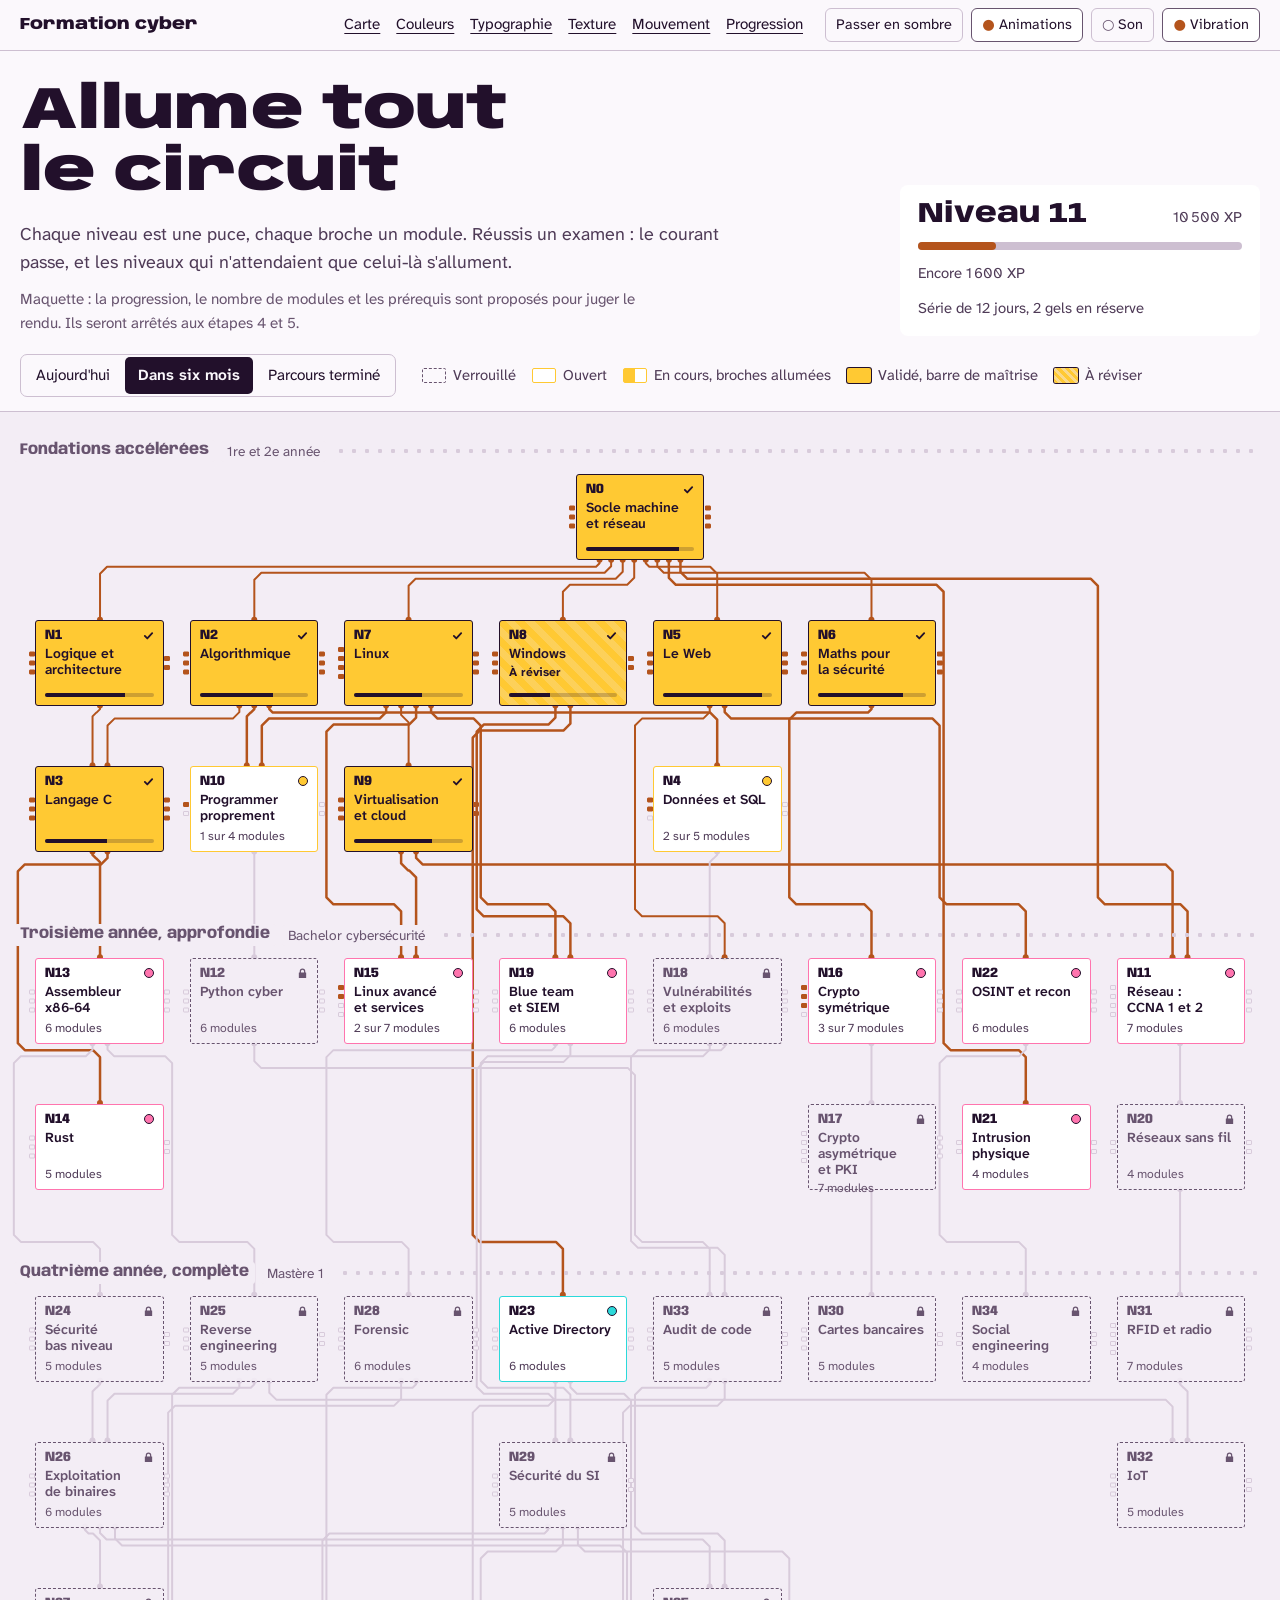
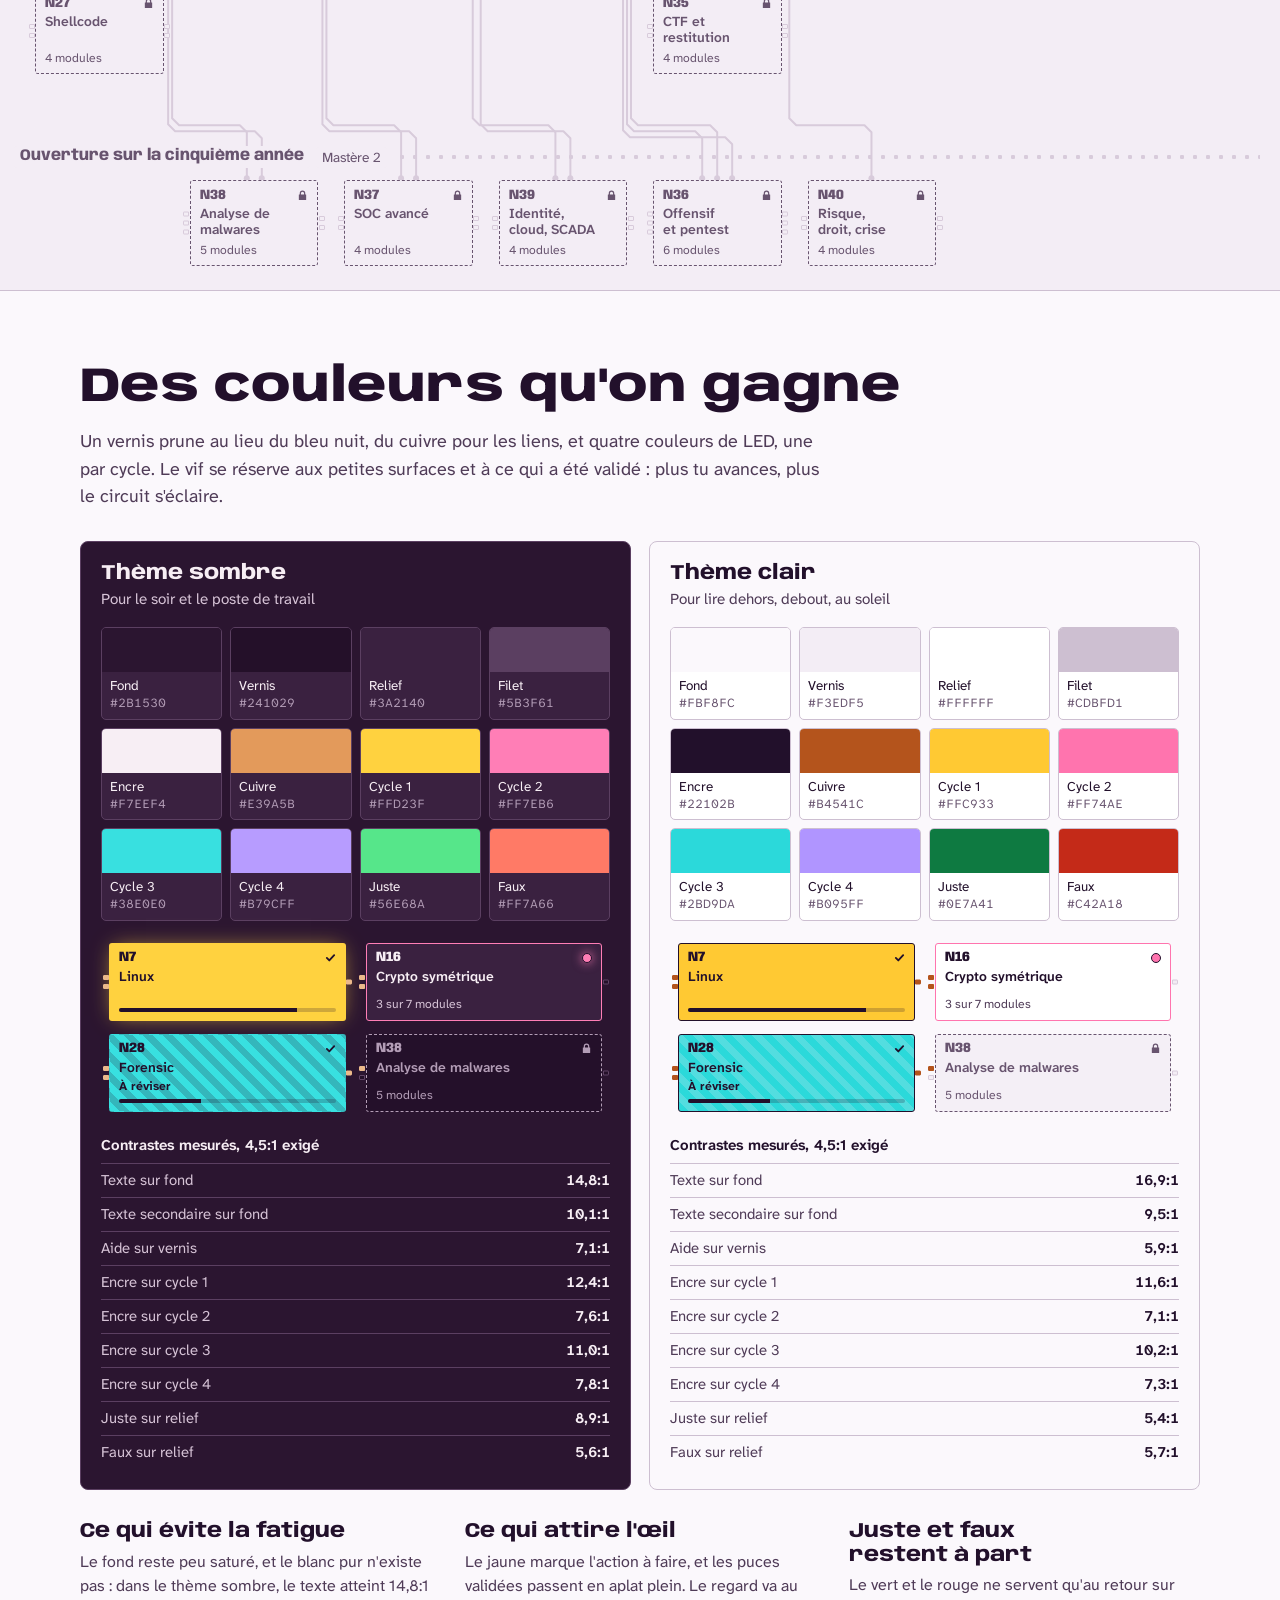
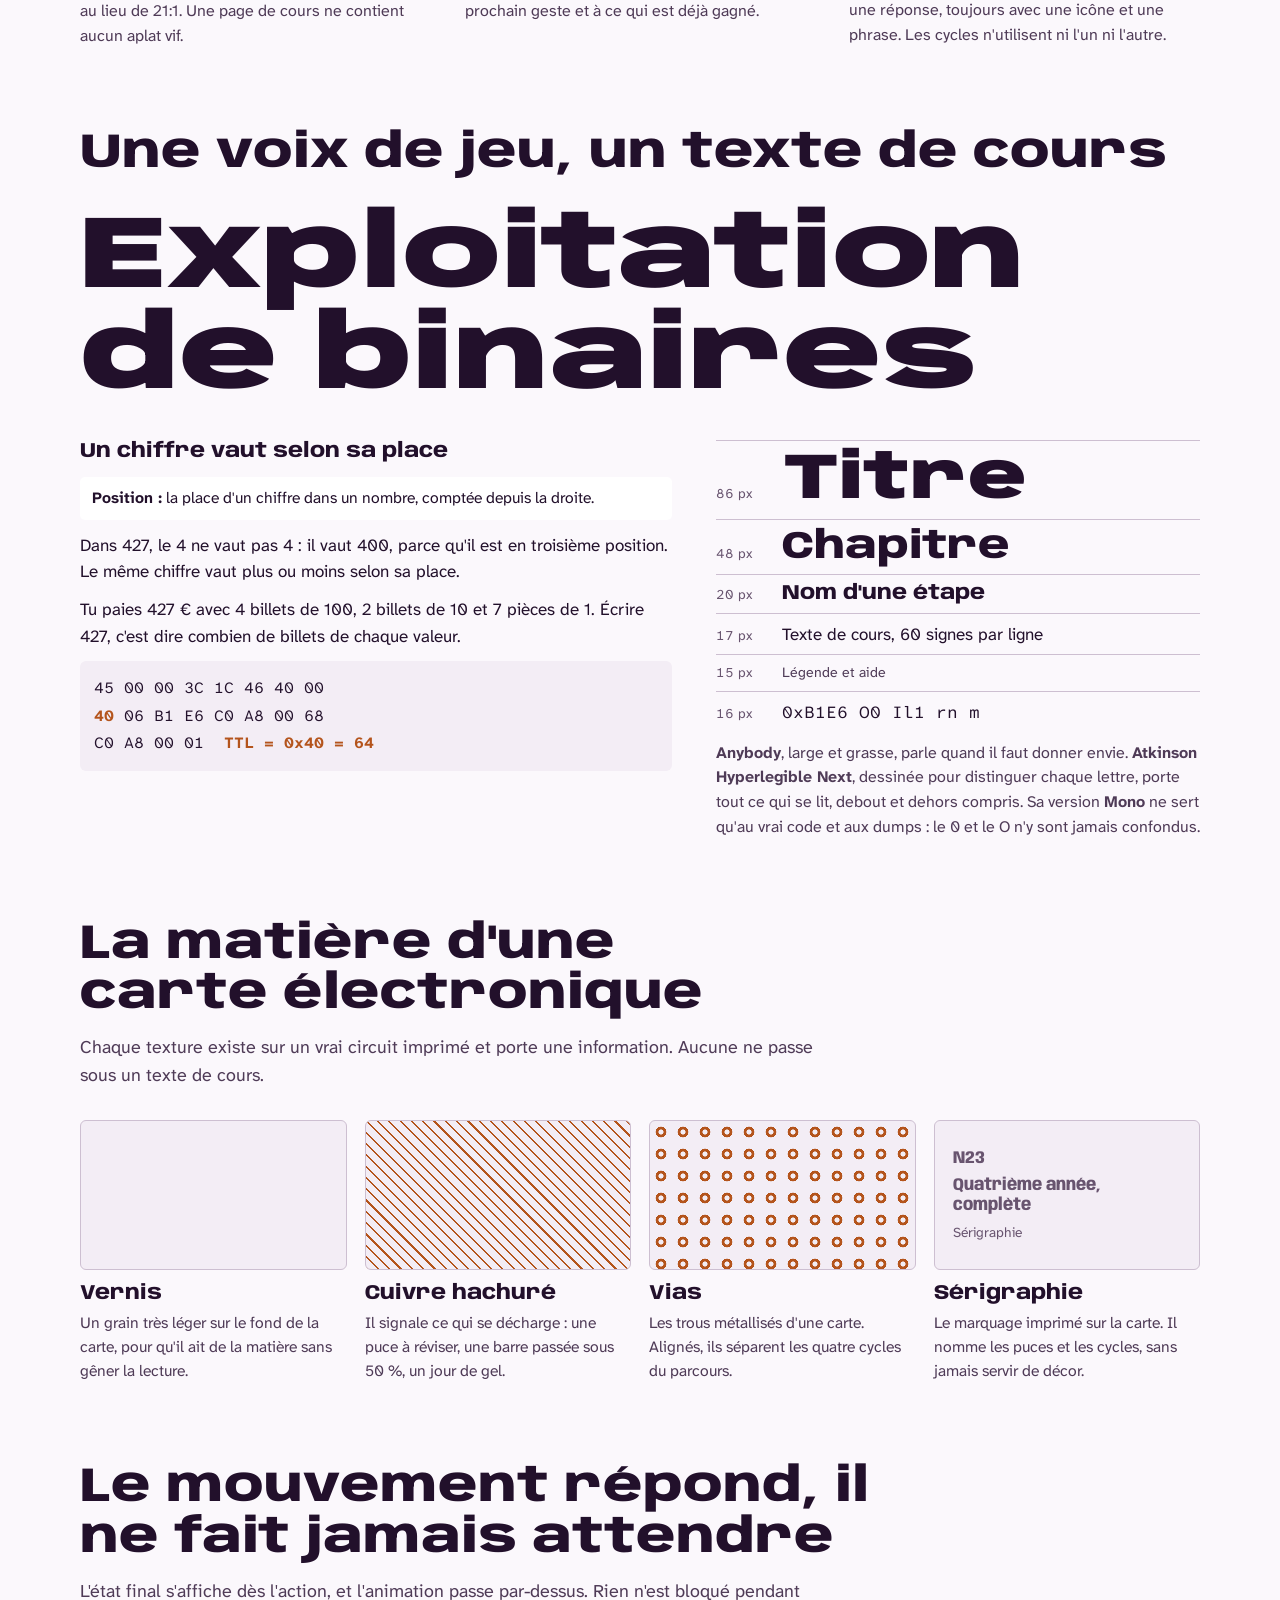
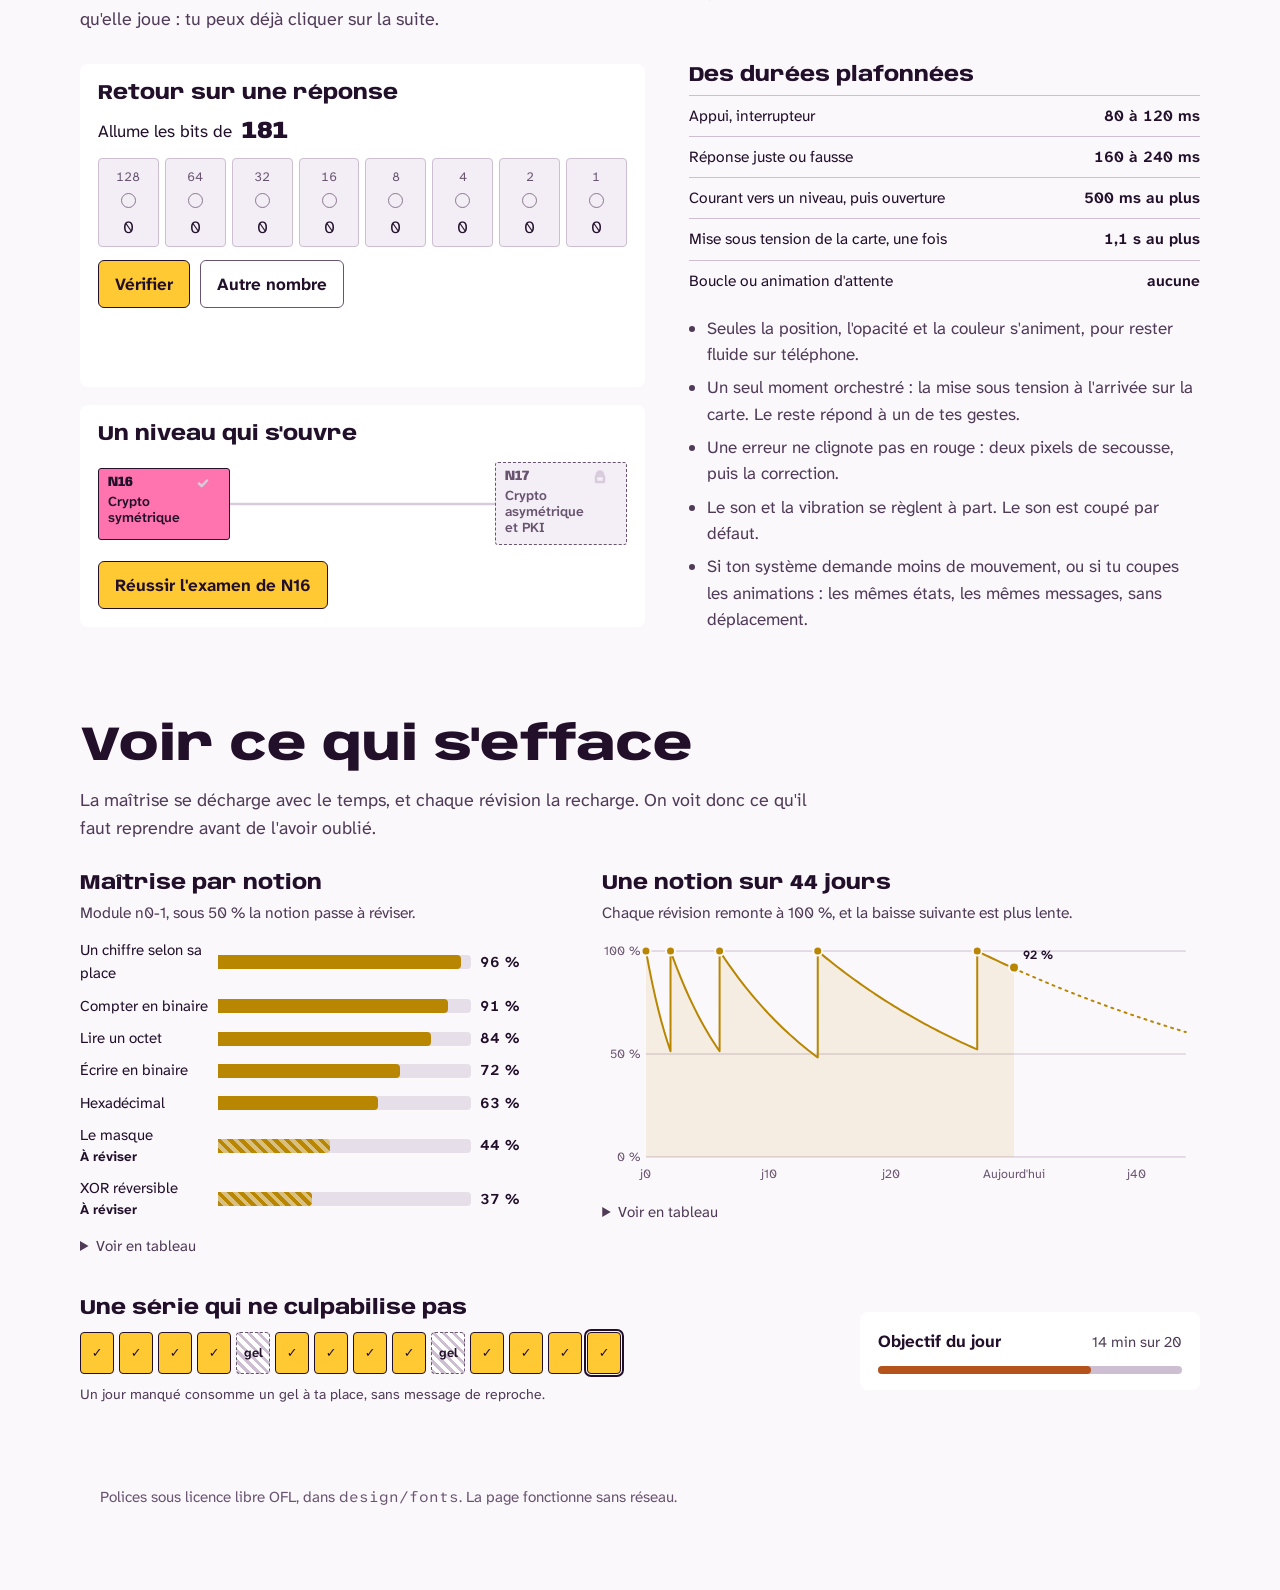
<file: design/direction.html>
<!doctype html>
<html lang="fr">
<head>
<meta charset="utf-8">
<meta name="viewport" content="width=device-width, initial-scale=1">
<title>Direction visuelle</title>
<meta name="description" content="Direction visuelle de la formation cyber : la carte du parcours en circuit imprimé, la palette, la typographie, la texture et le mouvement.">
<script>
/* Le thème est posé avant le premier affichage pour éviter un flash. */
(function(){
  var t=null; try{t=localStorage.getItem("fc.theme");}catch(e){}
  if(t!=="dark"&&t!=="light"){t=matchMedia("(prefers-color-scheme: light)").matches?"light":"dark";}
  document.documentElement.setAttribute("data-theme",t);
})();
</script>
<style>
@font-face{font-family:"Anybody";src:url("fonts/anybody-latin-standard-normal.woff2") format("woff2");font-weight:100 900;font-stretch:50% 150%;font-display:swap}
@font-face{font-family:"Atkinson Next";src:url("fonts/atkinson-hyperlegible-next-latin-wght-normal.woff2") format("woff2");font-weight:200 800;font-display:swap}
@font-face{font-family:"Atkinson Mono";src:url("fonts/atkinson-hyperlegible-mono-latin-wght-normal.woff2") format("woff2");font-weight:200 800;font-display:swap}

/* ---------- jetons ---------- */
:root,[data-theme="dark"]{
  color-scheme:dark;
  --fond:#2B1530; --vernis:#241029; --relief:#3A2140; --filet:#5B3F61;
  --encre:#F7EEF4; --encre-2:#D6C3D6; --encre-3:#B39DB6; --sur-vif:#22102B;
  --piste-off:#5F4364; --piste-on:#E39A5B; --pastille:#EBB98A; --serigraphie:#CDB8CF;
  --c1:#FFD23F; --c2:#FF7EB6; --c3:#38E0E0; --c4:#B79CFF;
  --action:#FFD23F; --juste:#56E68A; --faux:#FF7A66; --marque:#FFD23F;
  --bord-vif:transparent; --halo:1; --grain:.10; --cuivre:#C9783F;
}
[data-theme="light"]{
  color-scheme:light;
  --fond:#FBF8FC; --vernis:#F3EDF5; --relief:#FFFFFF; --filet:#CDBFD1;
  --encre:#22102B; --encre-2:#4F3B57; --encre-3:#68546F; --sur-vif:#22102B;
  --piste-off:#D8CBDB; --piste-on:#B4541C; --pastille:#B4541C; --serigraphie:#68546F;
  --c1:#FFC933; --c2:#FF74AE; --c3:#2BD9DA; --c4:#B095FF;
  --action:#FFC933; --juste:#0E7A41; --faux:#C42A18; --marque:#B88600;
  --bord-vif:#22102B; --halo:0; --grain:.05; --cuivre:#B4541C;
}
:root{
  --titre:"Anybody","Arial Black",system-ui,sans-serif;
  --texte:"Atkinson Next","Segoe UI",system-ui,sans-serif;
  --code:"Atkinson Mono",ui-monospace,Consolas,monospace;
}

/* ---------- base ---------- */
*{box-sizing:border-box}
html{scroll-padding-top:70px;-webkit-text-size-adjust:100%}
body{margin:0;background:var(--fond);color:var(--encre);font:400 17px/1.55 var(--texte);overflow-x:clip}
h1,h2,h3{font-family:var(--titre);margin:0;font-weight:800;line-height:1.05;text-wrap:balance}
h1{font-size:clamp(2.3rem,4.6vw,3.7rem);font-stretch:125%;letter-spacing:-.015em;font-weight:900}
h2{font-size:clamp(1.9rem,4vw,3rem);font-stretch:118%}
h3{font-size:1.28rem;font-stretch:108%;font-weight:750;line-height:1.15}
p{margin:0}
code,pre{font-family:var(--code)}
a{color:inherit}
button{font:inherit;color:inherit}
:focus-visible{outline:3px solid var(--encre);outline-offset:2px;border-radius:3px}
.bloc{max-width:1120px;margin:0 auto;padding:0 20px}
.chapo{max-width:62ch;color:var(--encre-2);font-size:1.12rem;margin-top:14px}
section.chapitre{padding:72px 0 8px}

/* ---------- barre supérieure ---------- */
.barre{position:sticky;top:0;z-index:30;background:var(--fond);border-bottom:1px solid var(--filet)}
.barre-in{max-width:1400px;margin:0 auto;padding:8px 20px;display:flex;align-items:center;gap:14px 22px;flex-wrap:wrap}
.marque{font:850 1.02rem/1 var(--titre);font-stretch:112%;margin-right:auto;text-decoration:none}
.nav{display:flex;gap:16px;font-size:.95rem;overflow-x:auto;scrollbar-width:none;max-width:100%}
.nav a{white-space:nowrap;text-underline-offset:4px;text-decoration-thickness:1px;padding:4px 0}
.reglages{display:flex;gap:8px;flex-wrap:wrap}
.bascule{background:transparent;border:1px solid var(--filet);border-radius:6px;padding:5px 10px;font-size:.9rem;cursor:pointer;min-height:34px}
.bascule[aria-pressed="true"]{background:var(--relief);border-color:var(--encre-3)}
.bascule[aria-pressed="true"]::before{content:"● ";color:var(--piste-on)}
.bascule[aria-pressed="false"]::before{content:"○ ";color:var(--encre-3)}
.bascule[disabled]{opacity:.7;cursor:not-allowed}
.bascule.theme::before{content:none}

/* ---------- en-tête de la carte ---------- */
.tete{max-width:1400px;margin:0 auto;padding:30px 20px 18px;display:grid;grid-template-columns:minmax(0,1fr) minmax(280px,360px);gap:28px 44px;align-items:end}
.tete .chapo{margin-top:16px}
.note{font-size:.95rem;color:var(--encre-3);margin-top:12px;max-width:64ch}
.hud{display:grid;gap:12px;background:var(--relief);padding:16px 18px;border-radius:8px}
.hud-l{display:flex;justify-content:space-between;align-items:baseline;gap:12px;flex-wrap:wrap}
.hud-n{font:800 1.75rem/1 var(--titre);font-stretch:112%}
.hud small{color:var(--encre-2);font-size:.93rem}
.jauge{height:8px;border-radius:4px;background:var(--filet);overflow:hidden}
.jauge i{display:block;height:100%;background:var(--piste-on);border-radius:0 4px 4px 0}
.commandes{max-width:1400px;margin:0 auto;padding:0 20px 14px;display:flex;flex-wrap:wrap;gap:14px 26px;align-items:center}
.segments{display:inline-flex;border:1px solid var(--filet);border-radius:7px;padding:2px;gap:2px;flex-wrap:wrap}
.segments label{position:relative;cursor:pointer}
.segments input{position:absolute;opacity:0;inset:0;cursor:pointer}
.segments span{display:block;padding:7px 13px;border-radius:5px;font-size:.96rem}
.segments input:checked+span{background:var(--encre);color:var(--fond);font-weight:650}
.segments input:focus-visible+span{outline:3px solid var(--encre);outline-offset:2px}
.legende{display:flex;flex-wrap:wrap;gap:8px 16px;margin:0;padding:0;list-style:none;font-size:.93rem;color:var(--encre-2)}
.legende li{display:flex;align-items:center;gap:7px}
.mini{width:24px;height:15px;border-radius:2px;display:inline-block;flex:none}
.mini.locked{border:1.5px dashed var(--encre-3)}
.mini.open{background:var(--relief);border:1.5px solid var(--c1)}
.mini.wip{background:linear-gradient(90deg,var(--c1) 0 50%,var(--relief) 50%);border:1.5px solid var(--c1)}
.mini.done{background:var(--c1);box-shadow:0 0 0 1px var(--bord-vif)}
.mini.fading{background:repeating-linear-gradient(45deg,var(--c1) 0 3px,color-mix(in srgb,var(--c1) 55%,var(--vernis)) 3px 6px);box-shadow:0 0 0 1px var(--bord-vif)}

/* ---------- le circuit ---------- */
.vernis{
  background-color:var(--vernis);
  background-image:url("data:image/svg+xml,%3Csvg xmlns='http://www.w3.org/2000/svg' width='180' height='180'%3E%3Cfilter id='g'%3E%3CfeTurbulence type='fractalNoise' baseFrequency='.9' numOctaves='2' stitchTiles='stitch'/%3E%3CfeColorMatrix values='0 0 0 0 .5 0 0 0 0 .5 0 0 0 0 .5 0 0 0 1.1 -.35'/%3E%3C/filter%3E%3Crect width='180' height='180' filter='url(%23g)' opacity='.2'/%3E%3C/svg%3E");
}
[data-theme="light"] .vernis{background-blend-mode:soft-light}
.plan{max-width:1400px;margin:0 auto}
#circuit{position:relative;border-block:1px solid var(--filet);overflow:hidden;touch-action:pan-y}
@media (min-width:1400px){#circuit{border:1px solid var(--filet);border-radius:10px}}
#pistes{position:absolute;inset:0;width:100%;height:100%;pointer-events:none}
#pistes path{fill:none;stroke-width:2;stroke:var(--piste-off);stroke-linejoin:round;stroke-linecap:round}
#pistes path.on{stroke:var(--piste-on)}
#pistes path.vers-ouvert{stroke-width:2.5}
#pistes path.lue{stroke:var(--encre);stroke-width:3}
#pistes circle{fill:var(--piste-off)}
#pistes circle.on{fill:var(--pastille)}
#circuit.etroit #pistes path:not(.on):not(.lue):not(.courant),#circuit.etroit #pistes circle:not(.on){display:none}
#circuit.etroit #pistes path.on:not(.vers-ouvert):not(.lue):not(.courant){opacity:.4}
#pistes .courant{stroke:var(--action);stroke-width:3.5;stroke-dasharray:.16 1.3;stroke-dashoffset:.16}
[data-theme="light"] #pistes .courant{stroke:var(--encre)}
.zone{position:absolute;left:0;right:0;display:flex;align-items:flex-end;gap:12px;padding:0 20px 7px;color:var(--serigraphie);font:750 .98rem/1.1 var(--titre);font-stretch:95%;pointer-events:none}
.zone::after{content:"";flex:1;align-self:center;height:6px;background:radial-gradient(circle at 3px 3px,var(--piste-off) 2px,transparent 2.4px) 0 0/13px 6px repeat-x}
.zone small{font:400 .86rem/1.2 var(--texte);color:var(--encre-3)}
.zone span,.zone small{background:var(--vernis);padding:2px 6px;margin-left:-6px;border-radius:3px}

.puce{--cx:var(--c1);position:absolute;display:flex;flex-direction:column;align-items:stretch;text-align:left;gap:4px;padding:7px 9px 8px;border-radius:3px;cursor:pointer;background:transparent;border:1.5px solid transparent;overflow:visible;transition:background-color .2s ease-out,border-color .2s ease-out,color .2s ease-out;line-height:1.16;-webkit-tap-highlight-color:transparent}
.puce.cy2{--cx:var(--c2)}.puce.cy3{--cx:var(--c3)}.puce.cy4{--cx:var(--c4)}
.puce .haut{display:flex;align-items:center;justify-content:space-between;gap:6px;min-height:14px}
.puce .ref{font:800 .86rem/1 var(--titre);font-stretch:88%}
.puce .nom{font-weight:600;font-size:.86rem;text-wrap:balance}
.puce .nom .nb{white-space:nowrap}
.puce .compte{margin-top:auto;font-size:.76rem;line-height:1.1;color:var(--encre-2)}
.puce.locked .compte{color:var(--encre-3)}
.puce.done .compte,.puce.fading .compte{display:none}
.puce .etat{display:flex;align-items:center;gap:4px}
.led{width:10px;height:10px;border-radius:50%;display:block;flex:none;border:1.5px solid currentColor;opacity:.6}
.ico{width:11px;height:11px;display:block;flex:none}
.charge{margin-top:auto;height:4px;border-radius:2px;background:color-mix(in srgb,var(--sur-vif) 22%,transparent);overflow:hidden;display:none}
.charge i{display:block;height:100%;background:var(--sur-vif)}
.revoir{display:none;font-size:.75rem;font-weight:700;line-height:1.05}
.broches{position:absolute;top:50%;transform:translateY(-50%);display:flex;flex-direction:column;gap:4px;pointer-events:none}
.broches.g{left:-7.5px}.broches.d{right:-7.5px}
.broches b{display:block;width:6px;height:5px;background:var(--vernis);border:1px solid var(--piste-off)}
.broches.g b{border-radius:1px 0 0 1px}.broches.d b{border-radius:0 1px 1px 0}
.broches b.fait{background:var(--pastille);border-color:var(--pastille)}

.puce.locked{border:1.5px dashed var(--piste-off);color:var(--encre-3);background:color-mix(in srgb,var(--vernis) 88%,transparent)}
[data-theme="light"] .puce.locked{border-color:var(--encre-3)}
.puce.open,.puce.wip{background:var(--relief);border-color:var(--cx);color:var(--encre)}
.puce.open .led,.puce.wip .led{background:var(--cx);border-color:var(--cx);opacity:1;box-shadow:0 0 calc(var(--halo)*10px) calc(var(--halo)*1px) color-mix(in srgb,var(--cx) 65%,transparent)}
[data-theme="light"] .puce.open .led,[data-theme="light"] .puce.wip .led{border-color:var(--sur-vif)}
.puce.done,.puce.fading{background:var(--cx);color:var(--sur-vif);border-color:var(--bord-vif)}
.puce.done .broches b:not(.fait),.puce.fading .broches b:not(.fait){background:var(--vernis)}
.puce.done .charge,.puce.fading .charge{display:block}
.puce.done{box-shadow:0 0 calc(var(--halo)*20px) calc(var(--halo)*-5px) color-mix(in srgb,var(--cx) 70%,transparent)}
.puce.fading{background:repeating-linear-gradient(45deg,var(--cx) 0 7px,color-mix(in srgb,var(--cx) 80%,var(--vernis)) 7px 14px)}
.puce.fading .revoir{display:block}
.puce:hover:not(.locked){filter:brightness(1.07)}
.puce.locked:hover{border-style:solid;color:var(--encre-2)}
.puce[aria-expanded="true"]{outline:3px solid var(--encre);outline-offset:2px}
.puce:focus-visible{outline:3px solid var(--encre);outline-offset:2px;border-radius:3px}

/* ---------- panneau d'un niveau : jamais de voile, la carte reste utilisable ---------- */
.panneau{position:fixed;z-index:40;right:16px;bottom:16px;width:min(390px,calc(100vw - 32px));max-height:min(74vh,620px);overflow:auto;background:var(--relief);border:1px solid var(--encre-3);border-radius:8px;padding:18px 18px 16px;display:grid;gap:12px;box-shadow:0 14px 40px color-mix(in srgb,#120716 45%,transparent)}
.panneau.a-gauche{right:auto;left:16px}
.panneau[hidden]{display:none}
.panneau h3{font-size:1.32rem;padding-right:34px}
.panneau .ferme{position:absolute;top:10px;right:10px;width:34px;height:34px;display:grid;place-items:center;background:transparent;border:0;border-radius:5px;cursor:pointer;font-size:1.15rem}
.panneau .sous{font-size:.94rem;color:var(--encre-2);margin-top:5px}
.panneau .contenu{font-size:.97rem;color:var(--encre-2)}
.panneau dl{margin:0;display:grid;gap:8px;font-size:.95rem}
.panneau dt{color:var(--encre-3);font-size:.88rem}
.panneau dd{margin:2px 0 0;display:flex;flex-wrap:wrap;gap:5px}
.lien-n{background:transparent;border:1px solid var(--filet);border-radius:4px;padding:3px 8px;font-size:.88rem;cursor:pointer}
.act{background:var(--action);color:var(--sur-vif);border:1.5px solid var(--bord-vif);border-radius:6px;padding:10px 16px;font-weight:700;cursor:pointer;min-height:42px}
.act:hover{filter:brightness(1.06)}
.act:active{transform:translateY(1px)}
.act[disabled]{opacity:.55;cursor:not-allowed}
.act.secondaire{background:transparent;color:var(--encre);border:1.5px solid var(--encre-3)}
#annonce{position:fixed;z-index:45;left:50%;transform:translateX(-50%);bottom:16px;width:max-content;max-width:min(420px,calc(100vw - 32px));background:var(--encre);color:var(--fond);padding:11px 15px;border-radius:6px;font-weight:600;font-size:.97rem}
#annonce:empty{display:none}

/* ---------- palette ---------- */
.deux{display:grid;grid-template-columns:repeat(2,minmax(0,1fr));gap:18px;margin-top:30px}
.ambiance{background:var(--fond);color:var(--encre);border:1px solid var(--filet);border-radius:8px;padding:20px;display:grid;gap:18px;align-content:start}
.ambiance h3 small{font:400 .95rem/1.3 var(--texte);color:var(--encre-2);display:block;margin-top:4px}
.nuancier{display:grid;grid-template-columns:repeat(auto-fill,minmax(112px,1fr));gap:8px}
.teinte{border:1px solid var(--filet);border-radius:5px;overflow:hidden;font-size:.84rem;line-height:1.25;background:var(--relief)}
.teinte i{display:block;height:44px}
.teinte span{display:block;padding:6px 8px 7px}
.teinte code{display:block;color:var(--encre-3);font-size:.78rem;margin-top:1px}
.etats{display:grid;grid-template-columns:repeat(2,minmax(0,1fr));gap:13px 20px;padding:4px 8px}
.etats .puce{position:relative;min-height:78px}
.mesures{width:100%;border-collapse:collapse;font-size:.93rem}
.mesures th{font-weight:400;text-align:left;color:var(--encre-2);padding:5px 8px 5px 0;border-top:1px solid var(--filet)}
.mesures td{text-align:right;font-variant-numeric:tabular-nums;font-weight:650;padding:5px 0;border-top:1px solid var(--filet);white-space:nowrap}
.regles{margin:30px 0 0;padding:0;list-style:none;display:grid;grid-template-columns:repeat(auto-fit,minmax(260px,1fr));gap:20px 34px}
.regles h3{margin-bottom:6px}
.regles p{color:var(--encre-2);font-size:1rem}

/* ---------- typographie ---------- */
.spec{margin-top:30px;display:grid;grid-template-columns:minmax(0,1.1fr) minmax(0,.9fr);gap:30px 44px}
.geant{font:900 clamp(2.6rem,8.4vw,6.4rem)/.98 var(--titre);font-stretch:135%;letter-spacing:-.02em;grid-column:1/-1;overflow-wrap:anywhere}
.lecture{max-width:60ch}
.lecture p{margin-top:12px}
.lecture .mot{background:var(--relief);border-radius:5px;padding:9px 12px;font-size:.98rem;margin-top:14px}
.lecture .mot b{font-weight:700}
.vidage{background:var(--vernis);border-radius:6px;padding:14px;font-size:.98rem;line-height:1.75;overflow-x:auto;white-space:pre;margin:12px 0 0}
.vidage b{color:var(--piste-on);font-weight:700}
.echelle{list-style:none;margin:0;padding:0}
.echelle li{display:flex;gap:14px;align-items:baseline;padding:7px 0;border-top:1px solid var(--filet)}
.echelle small{color:var(--encre-3);font-size:.84rem;flex:0 0 52px;font-variant-numeric:tabular-nums}
.echelle span{overflow-wrap:anywhere;min-width:0}
.trio{margin-top:8px;color:var(--encre-2);font-size:1rem}

/* ---------- textures ---------- */
.textures{margin-top:30px;display:grid;grid-template-columns:repeat(auto-fit,minmax(240px,1fr));gap:18px}
.tex-carre{height:150px;border-radius:6px;border:1px solid var(--filet);position:relative;overflow:hidden}
.textures h3{margin-top:12px}
.textures p{color:var(--encre-2);font-size:.98rem;margin-top:5px}
.hachure{background:repeating-linear-gradient(45deg,var(--cuivre) 0 1.5px,transparent 1.5px 8px),var(--vernis)}
.vias{background:radial-gradient(circle at 11px 11px,var(--vernis) 2.3px,var(--pastille) 2.8px 5.2px,transparent 5.6px) 0 0/22px 22px,var(--vernis)}
.silk{display:grid;place-content:center start;padding:0 18px;gap:7px;color:var(--serigraphie);font:750 1.08rem/1.15 var(--titre);font-stretch:88%}
.silk small{font:400 .86rem var(--texte)}

/* ---------- mouvement ---------- */
.mvt{margin-top:30px;display:grid;grid-template-columns:minmax(0,1.05fr) minmax(0,.95fr);gap:24px 44px;align-items:start}
.scene{background:var(--relief);border-radius:8px;padding:18px;display:grid;gap:13px}
.octet{display:grid;grid-template-columns:repeat(8,minmax(0,1fr));gap:6px}
.bit{min-height:64px;padding:8px 1px 6px;background:var(--vernis);border:1.5px solid var(--filet);border-radius:4px;cursor:pointer;display:grid;justify-items:center;gap:6px;transition:border-color .12s ease-out}
.bit small{font-size:.8rem;color:var(--encre-3);font-variant-numeric:tabular-nums}
.bit .led{width:15px;height:15px;opacity:.75;color:var(--encre-3);transition:background-color .08s linear,box-shadow .12s ease-out}
.bit[aria-pressed="true"]{border-color:var(--action)}
.bit[aria-pressed="true"] .led{background:var(--action);border-color:var(--action);opacity:1;box-shadow:0 0 calc(var(--halo)*12px) color-mix(in srgb,var(--action) 70%,transparent)}
[data-theme="light"] .bit[aria-pressed="true"]{border-color:var(--sur-vif)}
[data-theme="light"] .bit[aria-pressed="true"] .led{border-color:var(--sur-vif)}
.bit.a-revoir{border-color:var(--faux);border-width:2.5px}
.ligne{display:flex;gap:10px;flex-wrap:wrap;align-items:center}
.cible{font:850 1.5rem/1 var(--titre)}
.retour{min-height:48px;font-size:.99rem;display:grid;gap:3px}
.retour b{display:flex;align-items:center;gap:6px}
.retour.ok b{color:var(--juste)}.retour.ko b{color:var(--faux)}
.ouverture{display:flex;align-items:center;gap:0;min-height:88px}
.ouverture .puce{position:relative;flex:0 0 132px;min-height:72px;cursor:default}
.ouverture svg{flex:1;height:12px;min-width:34px;overflow:visible}
.ouverture svg path{fill:none;stroke-width:2.5;stroke:var(--piste-off)}
.ouverture svg path.on{stroke:var(--piste-on)}
.ouverture svg .courant{stroke:var(--action);stroke-width:4;stroke-dasharray:.3 1.3;stroke-dashoffset:.3}
[data-theme="light"] .ouverture svg .courant{stroke:var(--encre)}
.durees{width:100%;border-collapse:collapse;font-size:.97rem;margin-top:8px}
.durees th{font-weight:400;text-align:left;padding:8px 10px 8px 0;border-top:1px solid var(--filet)}
.durees td{text-align:right;padding:8px 0;border-top:1px solid var(--filet);font-variant-numeric:tabular-nums;font-weight:650;white-space:nowrap}
.mvt ul.principes{margin:14px 0 0;padding-left:18px;color:var(--encre-2)}
.mvt ul.principes li{margin-top:7px}

/* ---------- progression ---------- */
.graphes{margin-top:30px;display:grid;grid-template-columns:minmax(0,1fr) minmax(0,1.25fr);gap:30px 44px;align-items:start}
.graphe h3{margin-bottom:5px}
.graphe>p{color:var(--encre-2);font-size:.98rem}
.barres{list-style:none;margin:14px 0 0;padding:0;display:grid;gap:9px}
.barres li{display:grid;grid-template-columns:minmax(0,8.6em) minmax(0,1fr) 5.2em;gap:9px;align-items:center;font-size:.94rem;border-radius:3px}
.piste-b{height:14px;background:color-mix(in srgb,var(--filet) 45%,transparent);border-radius:0 4px 4px 0}
.piste-b i{display:block;height:100%;background:var(--marque);border-radius:0 4px 4px 0}
.barres .val{font-weight:650;font-variant-numeric:tabular-nums;display:flex;gap:4px;align-items:center;white-space:nowrap}
.barres .bas .piste-b i{background:repeating-linear-gradient(45deg,var(--marque) 0 4px,color-mix(in srgb,var(--marque) 50%,var(--fond)) 4px 8px)}
.arev{display:block;font-size:.84rem;font-weight:700}
.statut{font-size:.88rem;color:var(--encre-2);margin-top:10px}
.courbe{position:relative;margin-top:12px}
.courbe svg{display:block;width:100%;overflow:visible}
.courbe svg text{font:400 12.5px var(--texte);fill:var(--encre-3)}
.courbe svg text.fort{fill:var(--encre);font-weight:650}
.bulle{position:absolute;pointer-events:none;background:var(--encre);color:var(--fond);padding:6px 10px;border-radius:5px;font-size:.88rem;line-height:1.3;white-space:nowrap;transform:translate(-50%,-110%);z-index:2}
.bulle[hidden]{display:none}
details.table{margin-top:10px;font-size:.94rem}
details.table summary{cursor:pointer;color:var(--encre-2);padding:4px 0}
details.table table{border-collapse:collapse;margin-top:6px;width:100%;font-variant-numeric:tabular-nums}
details.table th,details.table td{text-align:left;padding:4px 10px 4px 0;border-top:1px solid var(--filet);font-weight:400}
.serie{margin-top:34px;display:grid;grid-template-columns:minmax(0,1fr) minmax(240px,340px);gap:20px 44px;align-items:center}
.jours{display:flex;flex-wrap:wrap;gap:5px;margin-top:12px}
.jour{width:34px;height:42px;border-radius:4px;display:grid;place-items:center;font-size:.8rem;font-weight:650;background:var(--relief);color:var(--encre-2);border:1px solid var(--filet)}
.jour.fait{background:var(--marque);color:var(--sur-vif);border-color:transparent}
[data-theme="dark"] .jour.fait{color:var(--sur-vif)}
[data-theme="light"] .jour.fait{background:var(--c1);border-color:var(--sur-vif)}
.jour.gel{background:repeating-linear-gradient(45deg,var(--filet) 0 3px,transparent 3px 7px),var(--relief);color:var(--encre);border-style:dashed;border-color:var(--encre-3)}
.jour.auj{outline:2px solid var(--encre);outline-offset:1px}
.pied{padding:72px 20px 80px;max-width:1120px;margin:0 auto;color:var(--encre-3);font-size:.95rem}

/* ---------- animations : uniquement si le mouvement est autorisé ---------- */
@media (prefers-reduced-motion:no-preference){
  html:not(.sans-mvt){scroll-behavior:smooth}
  html:not(.sans-mvt) #circuit.demarrage .puce:not(.locked){animation:mise-sous-tension .34s ease-out both;animation-delay:var(--retard,0ms)}
  html:not(.sans-mvt) .puce.vient-ouvrir{animation:ouverture .38s ease-out both}
  html:not(.sans-mvt) .puce.vient-ouvrir .led{animation:eclat .38s ease-out}
  html:not(.sans-mvt) .secousse{animation:secousse .16s linear}
  html:not(.sans-mvt) .eclat .led{animation:eclat .24s ease-out}
}
/* mouvement réduit ou animations coupées : plus aucune transition, l'état change d'un coup */
@media (prefers-reduced-motion:reduce){*,*::before,*::after{transition:none!important;animation:none!important}}
html.sans-mvt *,html.sans-mvt *::before,html.sans-mvt *::after{transition:none!important;animation:none!important}
@keyframes mise-sous-tension{from{opacity:.25;filter:saturate(.15)}to{opacity:1;filter:none}}
@keyframes ouverture{0%{transform:scale(.97)}55%{transform:scale(1.025)}100%{transform:scale(1)}}
@keyframes eclat{0%{transform:scale(1)}40%{transform:scale(1.75)}100%{transform:scale(1)}}
@keyframes secousse{25%{transform:translateX(-3px)}75%{transform:translateX(3px)}}

/* ---------- petits écrans ---------- */
@media (max-width:900px){
  .tete{grid-template-columns:minmax(0,1fr)}
  .deux,.spec,.mvt,.graphes,.serie{grid-template-columns:minmax(0,1fr)}
  .barre{position:static}
  .marque{margin-right:0;flex:1}
  .nav{order:3;flex:0 0 100%}
}
@media (max-width:620px){
  body{font-size:16px}
  .panneau,.panneau.a-gauche{right:0;left:0;bottom:0;width:100%;border-radius:12px 12px 0 0;border-width:1px 0 0;max-height:62vh}
  #annonce{bottom:auto;top:12px;left:12px;right:12px;width:auto;max-width:none;transform:none}
  .puce .nom{font-size:.8rem}
  .zone small{display:none}
  .barres li{grid-template-columns:minmax(0,6.6em) minmax(0,1fr) 5em}
  .ouverture .puce{flex-basis:108px}
}
@media (forced-colors:active){
  .puce{border:2px solid CanvasText}
  .puce.locked{border-style:dashed}
  .puce.done,.puce.fading{background:Highlight;color:HighlightText}
  #pistes path{stroke:CanvasText}
}
</style>
</head>
<body>

<header class="barre">
  <div class="barre-in">
    <a class="marque" href="#carte">Formation cyber</a>
    <nav class="nav" aria-label="Chapitres de la direction visuelle">
      <a href="#carte">Carte</a><a href="#couleurs">Couleurs</a><a href="#typo">Typographie</a><a href="#texture">Texture</a><a href="#mouvement">Mouvement</a><a href="#progression">Progression</a>
    </nav>
    <div class="reglages">
      <button type="button" class="bascule theme" id="b-theme"></button>
      <button type="button" class="bascule" id="b-mvt" aria-pressed="true">Animations</button>
      <button type="button" class="bascule" id="b-son" aria-pressed="false">Son</button>
      <button type="button" class="bascule" id="b-vib" aria-pressed="true">Vibration</button>
    </div>
  </div>
</header>

<main>
  <section id="carte" aria-labelledby="titre-carte">
    <div class="tete">
      <div>
        <h1 id="titre-carte">Allume tout le circuit</h1>
        <p class="chapo">Chaque niveau est une puce, chaque broche un module. Réussis un examen : le courant passe, et les niveaux qui n'attendaient que celui-là s'allument.</p>
        <p class="note">Maquette : la progression, le nombre de modules et les prérequis sont proposés pour juger le rendu. Ils seront arrêtés aux étapes 4 et 5.</p>
      </div>
      <div class="hud" aria-label="Ton compte">
        <div class="hud-l"><span class="hud-n" id="h-niveau">Niveau 1</span><small id="h-xp"></small></div>
        <div class="jauge" role="img" id="h-jauge-t"><i id="h-jauge"></i></div>
        <div class="hud-l"><small id="h-reste"></small><small>Série de 12 jours, 2 gels en réserve</small></div>
      </div>
    </div>
    <div class="commandes">
      <div class="segments" role="radiogroup" aria-label="Moment du parcours affiché">
        <label><input type="radio" name="moment" value="auj"><span>Aujourd'hui</span></label>
        <label><input type="radio" name="moment" value="six" checked><span>Dans six mois</span></label>
        <label><input type="radio" name="moment" value="fin"><span>Parcours terminé</span></label>
      </div>
      <ul class="legende" aria-label="Légende des états">
        <li><i class="mini locked"></i>Verrouillé</li>
        <li><i class="mini open"></i>Ouvert</li>
        <li><i class="mini wip"></i>En cours, broches allumées</li>
        <li><i class="mini done"></i>Validé, barre de maîtrise</li>
        <li><i class="mini fading"></i>À réviser</li>
      </ul>
    </div>
    <div class="plan"><div id="circuit" class="vernis"><svg id="pistes" aria-hidden="true"></svg></div></div>
  </section>

  <section class="chapitre bloc" id="couleurs" aria-labelledby="t-couleurs">
    <h2 id="t-couleurs">Des couleurs qu'on gagne</h2>
    <p class="chapo">Un vernis prune au lieu du bleu nuit, du cuivre pour les liens, et quatre couleurs de LED, une par cycle. Le vif se réserve aux petites surfaces et à ce qui a été validé : plus tu avances, plus le circuit s'éclaire.</p>
    <div class="deux" id="ambiances"></div>
    <ul class="regles">
      <li><h3>Ce qui évite la fatigue</h3><p>Le fond reste peu saturé, et le blanc pur n'existe pas : dans le thème sombre, le texte atteint 14,8:1 au lieu de 21:1. Une page de cours ne contient aucun aplat vif.</p></li>
      <li><h3>Ce qui attire l'œil</h3><p>Le jaune marque l'action à faire, et les puces validées passent en aplat plein. Le regard va au prochain geste et à ce qui est déjà gagné.</p></li>
      <li><h3>Juste et faux restent à part</h3><p>Le vert et le rouge ne servent qu'au retour sur une réponse, toujours avec une icône et une phrase. Les cycles n'utilisent ni l'un ni l'autre.</p></li>
    </ul>
  </section>

  <section class="chapitre bloc" id="typo" aria-labelledby="t-typo">
    <h2 id="t-typo">Une voix de jeu, un texte de cours</h2>
    <div class="spec">
      <p class="geant" aria-hidden="true">Exploitation de binaires</p>
      <div class="lecture">
        <h3>Un chiffre vaut selon sa place</h3>
        <p class="mot"><b>Position :</b> la place d'un chiffre dans un nombre, comptée depuis la droite.</p>
        <p>Dans 427, le 4 ne vaut pas 4 : il vaut 400, parce qu'il est en troisième position. Le même chiffre vaut plus ou moins selon sa place.</p>
        <p>Tu paies 427 € avec 4 billets de 100, 2 billets de 10 et 7 pièces de 1. Écrire 427, c'est dire combien de billets de chaque valeur.</p>
<pre class="vidage" aria-label="En-tête IPv4 en hexadécimal">45 00 00 3C 1C 46 40 00
<b>40</b> 06 B1 E6 C0 A8 00 68
C0 A8 00 01  <b>TTL = 0x40 = 64</b></pre>
      </div>
      <div>
        <ul class="echelle">
          <li><small>86 px</small><span style="font:900 clamp(2.6rem,6vw,4rem)/1 var(--titre);font-stretch:128%">Titre</span></li>
          <li><small>48 px</small><span style="font:800 2.4rem/1.05 var(--titre);font-stretch:118%">Chapitre</span></li>
          <li><small>20 px</small><span style="font:750 1.28rem/1.15 var(--titre);font-stretch:108%">Nom d'une étape</span></li>
          <li><small>17 px</small><span>Texte de cours, 60 signes par ligne</span></li>
          <li><small>15 px</small><span style="font-size:.88rem;color:var(--encre-2)">Légende et aide</span></li>
          <li><small>16 px</small><span style="font-family:var(--code)">0xB1E6 O0 Il1 rn m</span></li>
        </ul>
        <p class="trio"><b>Anybody</b>, large et grasse, parle quand il faut donner envie. <b>Atkinson Hyperlegible Next</b>, dessinée pour distinguer chaque lettre, porte tout ce qui se lit, debout et dehors compris. Sa version <b>Mono</b> ne sert qu'au vrai code et aux dumps : le 0 et le O n'y sont jamais confondus.</p>
      </div>
    </div>
  </section>

  <section class="chapitre bloc" id="texture" aria-labelledby="t-texture">
    <h2 id="t-texture">La matière d'une carte électronique</h2>
    <p class="chapo">Chaque texture existe sur un vrai circuit imprimé et porte une information. Aucune ne passe sous un texte de cours.</p>
    <div class="textures">
      <div><div class="tex-carre vernis"></div><h3>Vernis</h3><p>Un grain très léger sur le fond de la carte, pour qu'il ait de la matière sans gêner la lecture.</p></div>
      <div><div class="tex-carre hachure"></div><h3>Cuivre hachuré</h3><p>Il signale ce qui se décharge : une puce à réviser, une barre passée sous 50 %, un jour de gel.</p></div>
      <div><div class="tex-carre vias"></div><h3>Vias</h3><p>Les trous métallisés d'une carte. Alignés, ils séparent les quatre cycles du parcours.</p></div>
      <div><div class="tex-carre vernis silk"><span>N23</span><span>Quatrième année, complète</span><small>Sérigraphie</small></div><h3>Sérigraphie</h3><p>Le marquage imprimé sur la carte. Il nomme les puces et les cycles, sans jamais servir de décor.</p></div>
    </div>
  </section>

  <section class="chapitre bloc" id="mouvement" aria-labelledby="t-mvt">
    <h2 id="t-mvt">Le mouvement répond, il ne fait jamais attendre</h2>
    <p class="chapo">L'état final s'affiche dès l'action, et l'animation passe par-dessus. Rien n'est bloqué pendant qu'elle joue : tu peux déjà cliquer sur la suite.</p>
    <div class="mvt">
      <div style="display:grid;gap:18px">
        <div class="scene" aria-labelledby="t-bits">
          <h3 id="t-bits">Retour sur une réponse</h3>
          <div class="ligne"><span>Allume les bits de</span><span class="cible" id="bits-cible">181</span></div>
          <div class="octet" id="octet" role="group" aria-label="Huit bits, du poids 128 à gauche au poids 1 à droite"></div>
          <div class="ligne">
            <button type="button" class="act" id="bits-ok">Vérifier</button>
            <button type="button" class="act secondaire" id="bits-new">Autre nombre</button>
          </div>
          <div class="retour" id="bits-retour" aria-live="polite"></div>
        </div>
        <div class="scene" aria-labelledby="t-ouv">
          <h3 id="t-ouv">Un niveau qui s'ouvre</h3>
          <div class="ouverture">
            <div class="puce cy2 done" id="d-a"><span class="haut"><span class="ref">N16</span><span class="etat"><span class="led"></span></span></span><span class="nom">Crypto symétrique</span></div>
            <svg viewBox="0 0 100 12" preserveAspectRatio="none" aria-hidden="true"><path id="d-p" d="M0 6H100" vector-effect="non-scaling-stroke"/></svg>
            <div class="puce cy2 locked" id="d-b"><span class="haut"><span class="ref">N17</span><span class="etat"><span class="led"></span></span></span><span class="nom">Crypto asymétrique et PKI</span></div>
          </div>
          <div class="ligne"><button type="button" class="act" id="d-go">Réussir l'examen de N16</button></div>
        </div>
      </div>
      <div>
        <h3>Des durées plafonnées</h3>
        <table class="durees">
          <tr><th scope="row">Appui, interrupteur</th><td>80 à 120 ms</td></tr>
          <tr><th scope="row">Réponse juste ou fausse</th><td>160 à 240 ms</td></tr>
          <tr><th scope="row">Courant vers un niveau, puis ouverture</th><td>500 ms au plus</td></tr>
          <tr><th scope="row">Mise sous tension de la carte, une fois</th><td>1,1 s au plus</td></tr>
          <tr><th scope="row">Boucle ou animation d'attente</th><td>aucune</td></tr>
        </table>
        <ul class="principes">
          <li>Seules la position, l'opacité et la couleur s'animent, pour rester fluide sur téléphone.</li>
          <li>Un seul moment orchestré : la mise sous tension à l'arrivée sur la carte. Le reste répond à un de tes gestes.</li>
          <li>Une erreur ne clignote pas en rouge : deux pixels de secousse, puis la correction.</li>
          <li>Le son et la vibration se règlent à part. Le son est coupé par défaut.</li>
          <li>Si ton système demande moins de mouvement, ou si tu coupes les animations : les mêmes états, les mêmes messages, sans déplacement.</li>
        </ul>
        <p class="statut" id="mvt-etat" aria-live="polite"></p>
      </div>
    </div>
  </section>

  <section class="chapitre bloc" id="progression" aria-labelledby="t-prog">
    <h2 id="t-prog">Voir ce qui s'efface</h2>
    <p class="chapo">La maîtrise se décharge avec le temps, et chaque révision la recharge. On voit donc ce qu'il faut reprendre avant de l'avoir oublié.</p>
    <div class="graphes">
      <div class="graphe">
        <h3>Maîtrise par notion</h3>
        <p>Module n0-1, sous 50 % la notion passe à réviser.</p>
        <ul class="barres" id="barres"></ul>
        <details class="table"><summary>Voir en tableau</summary><table id="t-barres"></table></details>
      </div>
      <div class="graphe">
        <h3>Une notion sur 44 jours</h3>
        <p>Chaque révision remonte à 100 %, et la baisse suivante est plus lente.</p>
        <div class="courbe" id="courbe" tabindex="0" role="img" aria-label="Courbe de maîtrise d'une notion, en dents de scie : cinq révisions sur trente jours, puis la baisse prévue sur quatorze jours."><div class="bulle" id="bulle" hidden></div></div>
        <details class="table"><summary>Voir en tableau</summary><table id="t-courbe"></table></details>
      </div>
    </div>
    <div class="serie">
      <div>
        <h3>Une série qui ne culpabilise pas</h3>
        <div class="jours" id="jours" role="img" aria-label="Quatorze derniers jours : douze jours travaillés, deux jours de gel, série intacte."></div>
        <p class="statut">Un jour manqué consomme un gel à ta place, sans message de reproche.</p>
      </div>
      <div class="hud">
        <div class="hud-l"><strong>Objectif du jour</strong><small>14 min sur 20</small></div>
        <div class="jauge" role="img" aria-label="14 minutes sur 20"><i style="width:70%"></i></div>
      </div>
    </div>
  </section>
</main>

<footer class="pied">Polices sous licence libre OFL, dans <code>design/fonts</code>. La page fonctionne sans réseau.</footer>

<aside class="panneau" id="panneau" hidden aria-labelledby="p-titre" tabindex="-1">
  <button type="button" class="ferme" id="p-ferme" aria-label="Fermer le panneau">✕</button>
  <div><h3 id="p-titre"></h3><p class="sous" id="p-sous"></p></div>
  <p class="contenu" id="p-contenu"></p>
  <div id="p-maitrise"></div>
  <dl id="p-liens"></dl>
  <div class="ligne" id="p-actions"></div>
</aside>
<div id="annonce" role="status" aria-live="polite"></div>

<script>
"use strict";
/* ---------- le programme : BRIEF_APPLICATION.md §4 ----------
   n, court, titre complet, année, cycle, modules (fictif hors N0), prérequis proposés, contenu */
const NIVEAUX=[
[0,"Socle machine et réseau","Socle machine et réseau","1A",1,6,[],"Binaire et hexadécimal, TCP/IP, adressage et sous-réseaux, TCP et UDP, DNS, DHCP, ARP, NAT, routage et commutation."],
[1,"Logique et architecture","Logique et architecture d'un ordinateur","1A",1,5,[0],"Portes logiques, circuits, mémoire, bus, processeur, cycle d'exécution, représentation des nombres et des flottants."],
[2,"Algorithmique","Algorithmique et structures de données","1A",1,6,[0],"Variables, conditions, boucles, fonctions, récursivité, complexité, tableaux, listes, piles, files, arbres, tables de hachage, tris et recherches."],
[3,"Langage C","Langage C","1A et 2A",1,6,[1,2],"Types, pointeurs, mémoire, allocation, tableaux et chaînes, structures, fichiers, compilation, puis modularité, make et débogage."],
[4,"Données et SQL","Données et SQL","1A et 2A",1,5,[2],"Modélisation relationnelle, clés, normalisation, SQL, jointures, agrégats, index, transactions, NoSQL en survol."],
[5,"Le Web","Le Web, de la requête au rendu","1A",1,6,[0],"HTTP, URL, HTML, CSS, JavaScript, DOM, API et JSON, PHP côté serveur, sessions et cookies."],
[6,"Maths pour la sécurité","Mathématiques pour la sécurité","1A",1,6,[0],"Logique, dénombrement, probabilités, arithmétique modulaire, Euclide étendu, Bezout, nombres premiers, Euler, exponentiation modulaire, paradoxe des anniversaires."],
[7,"Linux","Linux : utilisation et administration","1A à 3A",1,7,[0],"Ligne de commande, permissions et bits spéciaux, ACL, utilisateurs et sudo, processus et systemd, systèmes de fichiers, montages durcis, LVM et snapshots."],
[8,"Windows","Windows : utilisation et administration","1A et 2A",1,5,[0],"Installation, registre, services, processus, journaux d'événements, jetons d'accès, PowerShell."],
[9,"Virtualisation et cloud","Virtualisation, conteneurs, cloud","1A et 2A",1,5,[7],"Type-1 et type-2, KVM, Proxmox, LXC, namespaces et cgroups, Docker, initiation au cloud et responsabilité partagée."],
[10,"Programmer proprement","Programmer proprement","2A",1,4,[2,7],"Python objet, structure d'un projet, environnement virtuel, tests, UML2, Git et GitHub."],
[11,"Réseau : CCNA 1 et 2","Réseau en application : CCNA 1 et 2","3A",2,7,[0,9],"Commutation, VLAN, trunk, STP, routage statique et dynamique, ACL, NAT sur IOS, sécurité des commutateurs, laboratoires GNS3."],
[12,"Python cyber","Python pour la cybersécurité","3A et 4A",2,6,[10],"Poetry, pytest, pre-commit, sockets, parsing, automatisation, Scapy pour forger et sniffer, un IDS maison."],
[13,'Assembleur <span class="nb">x86-64</span>',"Assembleur x86-64","3A et 4A",2,6,[3],"Registres, mémoire, instructions, drapeaux, pile, conventions d'appel, du C au binaire, ELF, objdump et gdb."],
[14,"Rust","Rust","3A et 4A",2,5,[3],"Ownership, emprunts, durées de vie, types et gestion d'erreurs, Cargo, protection du code, sockets et concurrence."],
[15,"Linux avancé et services","Linux : administration avancée et services","3A et 4A",2,7,[7,9],"BIND9, Apache et vhosts, TLS avec sa propre autorité, Nginx, Samba et NFS, OpenLDAP, RBAC Proxmox, tokens API, TOTP."],
[16,"Crypto symétrique","Cryptographie symétrique","3A et 4A",2,7,[6],"Kerckhoffs, chiffrements historiques, DES, 3DES, AES, modes opératoires, MAC et HMAC, hachage, chiffrement authentifié."],
[17,"Crypto asymétrique et PKI","Cryptographie asymétrique, signature, PKI","3A et 4A",2,7,[16],"RSA et ses attaques, OAEP, signature, PSS, certificats, autorités, chaîne de confiance, MFA, TLS de bout en bout."],
[18,"Vulnérabilités et exploits","Vulnérabilités et exploits","2A à 4A",2,6,[4,5],"OWASP Top 10, vulnérabilités systèmes, détection de vulnérabilités, gestion des exploits, scan et énumération."],
[19,"Blue team et SIEM","Blue team : IDS, monitoring, SIEM","3A et 4A",2,6,[7,8],"Journaux, Event IDs, Sysmon, IDS et règles, SIEM, règle de détection, faux positifs, MITRE ATT&CK, réponse à incident."],
[20,"Réseaux sans fil","Sécurité des réseaux sans fil","2A à 4A",2,4,[11],"802.11, WEP, WPA2, WPA3, handshake, capture, attaques et défenses."],
[21,"Intrusion physique","Intrusion physique","3A et 4A",2,4,[0],"Crochetage, hot-plug attacks, contournement de contrôle d'accès, ouverture fine, sécurité physique."],
[22,"OSINT et recon","OSINT et reconnaissance","2A à 4A",2,6,[5],"Règles d'engagement, OPSEC, DNS, WHOIS, certificats, archives, dépôts publics, sous-domaines, ASN, cloud, corrélation."],
[23,"Active Directory","Windows Active Directory","4A",3,6,[8],"Domaine, forêt, OU, rôle du DNS, GPO, délégations, groupes privilégiés, Kerberos, administration PowerShell."],
[24,"Sécurité bas niveau","Mécanismes de sécurité bas niveau","4A",3,5,[13],"ASLR, NX et DEP, canaries, RELRO, PIE, CFI, SMEP et SMAP, TPM, démarrage sécurisé, et comment chacun se contourne."],
[25,"Reverse engineering","Reverse engineering","4A",3,5,[13],"Analyse statique et dynamique, désassemblage, décompilation, environnement isolé, reconnaissance de motifs, anti-analyse."],
[26,"Exploitation de binaires","Exploitation de binaires","4A",3,6,[24,25],"Débordement de tampon, écrasement du pointeur de retour, format string, ROP, exploitation du tas."],
[27,"Shellcode","Sécurité shellcode","4A",3,4,[26],"Écrire un shellcode, appels système, octets nuls et taille, encodeurs, injection."],
[28,"Forensic","Computer forensic","4A",3,6,[19],"Acquisition, chaîne de contrôle, timeline, analyse disque et mémoire, artefacts Windows et Linux, rapport."],
[29,"Sécurité du SI","Sécurité du système d'information","4A",3,5,[18,19],"Gouvernance, politique de sécurité, défense en profondeur, moindre privilège, segmentation, ISO 27001, RGPD, hygiène ANSSI."],
[30,"Cartes bancaires","Sécurité des cartes bancaires","4A",3,5,[17],"ISO 7816, APDU, EMV, cryptogrammes, PIN, sans contact, Calypso, fraudes connues."],
[31,"RFID et radio","Sécurité RFID et radio","4A",3,7,[20],"Spectre, antennes, modulations, SDR, GSM à 5G, RFID 125 kHz, NFC 13,56 MHz, Mifare Classic."],
[32,"IoT","Sécurité des IoT","4A",3,5,[25,31],"Architecture d'un objet connecté, firmware, UART et JTAG, MQTT, BLE, Zigbee, LoRa, surface d'attaque matérielle."],
[33,"Audit de code","Audit de code","4A",3,5,[12,18],"Démarche d'audit, CWE, sources et sinks, taint analysis, SAST et Semgrep, CI/CD, faux positifs, CVSS, rapport."],
[34,"Social engineering","Social engineering","4A",3,4,[22],"Principes d'influence, prétextes, hameçonnage, vishing, OSINT sur les personnes, cadre légal, sensibilisation."],
[35,"CTF et restitution","Compétition et restitution","4A",3,4,[26,33],"Format CTF, méthode de résolution, write-up, Grand Oral, projet FYC, communication professionnelle."],
[36,"Offensif et pentest","Sécurité offensive et tests d'intrusion","5A",4,6,[23,26,33],"Méthodologie d'audit, exploitation web, élévation de privilèges, latéralisation, attaques AD, RedTeam, rapport de pentest."],
[37,"SOC avancé","SOC et Blue Team avancée","5A",4,4,[28,29],"Organisation d'un SOC, ingénierie de détection, chasse aux menaces, CTI, analyse de la menace."],
[38,"Analyse de malwares","Analyse de malwares","5A",4,5,[25,28],"Triage, analyse statique et dynamique, entropie, strings et IOC, PE et ELF, YARA, désobfuscation, rapport."],
[39,"Identité, cloud, SCADA","Identité, cloud et systèmes particuliers","5A",4,4,[23,29],"IAM, sécurité des clouds, Kubernetes, SCADA et systèmes industriels, drones."],
[40,"Risque, droit, crise","Risque, droit et crise","5A",4,4,[29],"ISO 27005, EBIOS-RM, DORA, NIS2, droit et cybercriminalité, gestion de crise, certifications."]
].map(([n,court,titre,annee,cycle,mod,pre,contenu])=>({n,court,titre,annee,cycle,mod,pre,contenu}));
const N=Object.fromEntries(NIVEAUX.map(l=>[l.n,l]));
const CYCLES={1:["Fondations accélérées","1re et 2e année"],2:["Troisième année, approfondie","Bachelor cybersécurité"],3:["Quatrième année, complète","Mastère 1"],4:["Ouverture sur la cinquième année","Mastère 2"]};

/* placement thématique sur grand écran : [colonne, rangée] */
const LARGE={0:[3.5,0],1:[0,1],2:[1,1],7:[2,1],8:[3,1],5:[4,1],6:[5,1],3:[0,2],10:[1,2],9:[2,2],4:[4,2],
13:[0,3],12:[1,3],15:[2,3],19:[3,3],18:[4,3],16:[5,3],22:[6,3],11:[7,3],14:[0,4],17:[5,4],21:[6,4],20:[7,4],
24:[0,5],25:[1,5],28:[2,5],23:[3,5],33:[4,5],30:[5,5],34:[6,5],31:[7,5],26:[0,6],29:[3,6],32:[7,6],27:[0,7],35:[4,7],
38:[1,8],37:[2,8],39:[3,8],36:[4,8],40:[5,8]};

/* ---------- état ---------- */
const MOMENTS={
  auj:{fait:{},cours:{0:3}},
  six:{fait:{0:86,1:74,2:68,5:91,6:79,7:63,8:38,9:72,3:57},cours:{4:2,10:1,15:2,16:3}},
  fin:{fait:Object.fromEntries(NIVEAUX.map(l=>[l.n,l.n===21||l.n===34?43:62+(l.n*37)%36])),cours:{}}
};
let fait={},cours={},selection=null;
const qs=s=>document.querySelector(s), qsa=s=>[...document.querySelectorAll(s)];
const etat=l=>{
  if(l.n in fait) return fait[l.n]<50?"fading":"done";
  if(!l.pre.every(p=>p in fait)) return "locked";
  return cours[l.n]?"wip":"open";
};
const modulesFaits=l=>l.n in fait?l.mod:(cours[l.n]||0);
const LIBELLES={locked:"verrouillé",open:"ouvert",wip:"en cours",done:"validé",fading:"à réviser"};

/* ---------- préférences ---------- */
const reduit=matchMedia("(prefers-reduced-motion: reduce)");
const lire=(k,d)=>{try{const v=localStorage.getItem(k);return v===null?d:v==="1";}catch(e){return d;}};
const ecrire=(k,v)=>{try{localStorage.setItem(k,v?"1":"0");}catch(e){}};
const prefs={mvt:lire("fc.mvt",true),son:lire("fc.son",false),vib:lire("fc.vib",true)};
const mouvementOK=()=>prefs.mvt&&!reduit.matches;
function peindrePrefs(){
  document.documentElement.classList.toggle("sans-mvt",!mouvementOK());
  const b=qs("#b-mvt"); b.setAttribute("aria-pressed",String(mouvementOK())); b.disabled=reduit.matches;
  b.title=reduit.matches?"Ton système demande moins de mouvement":"";
  qs("#b-son").setAttribute("aria-pressed",String(prefs.son));
  qs("#b-vib").setAttribute("aria-pressed",String(prefs.vib));
  const t=document.documentElement.dataset.theme;
  qs("#b-theme").textContent=t==="dark"?"Passer en clair":"Passer en sombre";
  qs("#mvt-etat").textContent=reduit.matches?"Ton système demande moins de mouvement : tout est affiché sans animation.":mouvementOK()?"":"Animations coupées : tout reste affiché, sans déplacement.";
}
qs("#b-theme").onclick=()=>{
  const r=document.documentElement,t=r.dataset.theme==="dark"?"light":"dark"; r.dataset.theme=t;
  try{localStorage.setItem("fc.theme",t);}catch(e){}
  peindrePrefs(); peindreMesures(); dessinerCourbe();
};
qs("#b-mvt").onclick=()=>{prefs.mvt=!prefs.mvt;ecrire("fc.mvt",prefs.mvt);peindrePrefs();};
qs("#b-son").onclick=()=>{prefs.son=!prefs.son;ecrire("fc.son",prefs.son);peindrePrefs();if(prefs.son)bip(true);};
qs("#b-vib").onclick=()=>{prefs.vib=!prefs.vib;ecrire("fc.vib",prefs.vib);peindrePrefs();vibre(15);};
reduit.addEventListener("change",peindrePrefs);

let audio=null;
function bip(ok){
  if(!prefs.son) return;
  try{
    audio=audio||new (window.AudioContext||window.webkitAudioContext)();
    const o=audio.createOscillator(),g=audio.createGain(),t=audio.currentTime;
    o.type="triangle"; o.frequency.setValueAtTime(ok?740:196,t); if(ok)o.frequency.exponentialRampToValueAtTime(1180,t+.07);
    g.gain.setValueAtTime(.07,t); g.gain.exponentialRampToValueAtTime(.0001,t+(ok?.11:.13));
    o.connect(g).connect(audio.destination); o.start(t); o.stop(t+.14);
  }catch(e){}
}
function vibre(ms){if(prefs.vib&&navigator.vibrate){try{navigator.vibrate(ms);}catch(e){}}}
let tAnnonce;
function annonce(t){const a=qs("#annonce");a.textContent=t;clearTimeout(tAnnonce);tAnnonce=setTimeout(()=>{a.textContent="";},3600);}

/* ---------- construction du circuit ---------- */
const circuit=qs("#circuit"), svg=qs("#pistes");
const IC={lock:'<svg class="ico" viewBox="0 0 12 12" aria-hidden="true"><path fill="currentColor" d="M3 5V3.6a3 3 0 0 1 6 0V5h.6c.2 0 .4.2.4.4v5.2c0 .2-.2.4-.4.4H2.400c-.2 0-.4-.2-.4-.4V5.400c0-.2.2-.4.4-.4H3Zm1.300 0h3.400V3.600a1.700 1.700 0 0 0-3.400 0V5Z"/></svg>',
ok:'<svg class="ico" viewBox="0 0 12 12" aria-hidden="true"><path fill="none" stroke="currentColor" stroke-width="2" stroke-linecap="round" stroke-linejoin="round" d="m2 6.500 2.700 2.700L10 3.500"/></svg>',
ko:'<svg class="ico" viewBox="0 0 12 12" aria-hidden="true"><path fill="none" stroke="currentColor" stroke-width="2" stroke-linecap="round" d="m3 3 6 6M9 3l-6 6"/></svg>'};
NIVEAUX.forEach(l=>{
  const b=document.createElement("button");
  b.type="button"; b.className=`puce cy${l.cycle}`; b.id="n"+l.n; b.setAttribute("aria-expanded","false"); b.setAttribute("aria-controls","panneau");
  const g=Math.ceil(l.mod/2);
  b.innerHTML=`<span class="broches g">${Array.from({length:g},()=>"<b></b>").join("")}</span><span class="broches d">${Array.from({length:l.mod-g},()=>"<b></b>").join("")}</span>
    <span class="haut"><span class="ref">N${l.n}</span><span class="etat"></span></span><span class="nom">${l.court}</span><span class="compte"></span><span class="revoir">À réviser</span><span class="charge"><i></i></span>`;
  b.onclick=()=>ouvrirPanneau(l.n,b);
  circuit.appendChild(b); l.el=b;
});
const zones={};
Object.keys(CYCLES).forEach(c=>{
  const d=document.createElement("div"); d.className="zone"; d.setAttribute("aria-hidden","true");
  d.innerHTML=`<span>${CYCLES[c][0]}</span><small>${CYCLES[c][1]}</small>`; circuit.appendChild(d); zones[c]=d;
});
const liens=NIVEAUX.flatMap(t=>t.pre.map(s=>({s:N[s],t})));

/* répartition en n colonnes pour les écrans étroits : un niveau vient toujours après ses prérequis */
function repartir(n){
  const rangs={},place={}; let debut=0;
  [1,2,3,4].forEach(c=>{
    let fin=debut;
    NIVEAUX.filter(l=>l.cycle===c).forEach(l=>{
      let r=Math.max(debut,...l.pre.map(p=>place[p][1]+1));
      while((rangs[r]||0)>=n) r++;
      const col=rangs[r]||0; rangs[r]=col+1; place[l.n]=[col,r]; fin=Math.max(fin,r+1);
    });
    debut=fin;
  });
  return place;
}
let geo=null;
function disposer(){
  const W=circuit.clientWidth, large=W>=1040;
  circuit.classList.toggle("etroit",!large);
  const nCol=large?8:(W>=640?5:3);
  const marge=large?22:12, ecartX=large?26:18;
  const pasX=(W-2*marge)/nCol, largeur=pasX-ecartX;
  const haut=large?86:(nCol===5?86:98), gouttiere=large?60:54, entete=46;
  const place=large?LARGE:repartir(nCol);
  /* première rangée de chaque cycle */
  const premiere={};
  NIVEAUX.forEach(l=>{const r=place[l.n][1];premiere[l.cycle]=Math.min(premiere[l.cycle]??r,r);});
  const yRang=r=>{
    const av=Object.values(premiere).filter(p=>p<=r).length;
    return 16+r*(haut+gouttiere)+av*entete;
  };
  NIVEAUX.forEach(l=>{
    const [c,r]=place[l.n];
    l.x=marge+ecartX/2+c*pasX; l.y=yRang(r); l.w=largeur; l.h=haut; l.c=c; l.r=r;
    Object.assign(l.el.style,{left:l.x+"px",top:l.y+"px",width:largeur+"px",height:haut+"px"});
  });
  if(!large){ /* le socle au centre de sa rangée */
    const l=N[0]; l.x=(W-largeur)/2; l.c=(l.x-marge-ecartX/2)/pasX; l.el.style.left=l.x+"px";
  }
  Object.entries(premiere).forEach(([c,r])=>{const z=zones[c];z.style.top=(yRang(r)-34)+"px";});
  const H=Math.max(...NIVEAUX.map(l=>l.y+l.h))+26;
  circuit.style.height=H+"px"; svg.setAttribute("viewBox",`0 0 ${W} ${H}`);
  router(ecartX,gouttiere);
  geo={W,H};
  peindre();
}
/* routage en canaux : les pistes passent dans les gouttières, avec des coins à 45° comme sur une vraie carte */
function router(ecartX,gouttiere){
  const couloirs={},verticaux={};
  const voie=(table,cle,a,b,base,pas,max)=>{
    const lo=Math.min(a,b)-7,hi=Math.max(a,b)+7, t=table[cle]=table[cle]||[];
    let i=0; while(i<max&&(t[i]||[]).some(([x,y])=>lo<y&&x<hi)) i++;
    if(i>=max) i=max-1;
    (t[i]=t[i]||[]).push([lo,hi]); return base+i*pas;
  };
  const ports=(l,cote,cle)=>{
    const es=liens.filter(e=>e[cle]===l).sort((a,b)=>(a[cote].x-b[cote].x));
    es.forEach((e,i)=>{e[cle+"X"]=l.x+l.w/2+(i-(es.length-1)/2)*Math.min(l.w*.72/Math.max(es.length,1),15);});
  };
  NIVEAUX.forEach(l=>{ports(l,"t","s");ports(l,"s","t");});
  const brut=[];
  liens.forEach(e=>{
    const {s,t}=e, ya=s.y+s.h, yb=t.y, xa=e.sX, xb=e.tX, diff=t.r-s.r;
    const g1=s.r, baseG=ya+7;
    let pts;
    if(diff<=1){
      const y=Math.min(voie(couloirs,g1,xa,xb,baseG,6,8),yb-7);
      pts=[[xa,ya],[xa,y],[xb,y],[xb,yb]];
    }else{
      const y1=voie(couloirs,g1,xa,t.x-8,baseG,6,8);
      const col=Math.round(t.c), vx=voie(verticaux,col,y1,yb,t.x-ecartX/2-5,-4,4);
      const g2=t.r-1, baseH=yb-gouttiere+7;
      const y2=Math.min(voie(couloirs,g2,vx,xb,Math.max(baseH,(y1+8)),6,8),yb-7);
      pts=[[xa,ya],[xa,y1],[vx,y1],[vx,y2],[xb,y2],[xb,yb]];
    }
    brut.push({e,pts});
  });
  const NS="http://www.w3.org/2000/svg";
  svg.replaceChildren();
  brut.forEach(({e,pts})=>{
    const p=document.createElementNS(NS,"path"); p.setAttribute("d",chanfrein(pts));
    svg.appendChild(p); e.p=p;
    const [a,b]=[pts[0],pts[pts.length-1]];
    e.pads=[a,b].map(q=>{const c=document.createElementNS(NS,"circle");c.setAttribute("cx",q[0]);c.setAttribute("cy",q[1]);c.setAttribute("r","3");svg.appendChild(c);return c;});
  });
}
function chanfrein(pts){
  const r=7; let d=`M${pts[0][0].toFixed(1)} ${pts[0][1].toFixed(1)}`;
  for(let i=1;i<pts.length-1;i++){
    const [a,b,c]=[pts[i-1],pts[i],pts[i+1]];
    const la=Math.hypot(b[0]-a[0],b[1]-a[1]),lc=Math.hypot(c[0]-b[0],c[1]-b[1]);
    if(la<.5||lc<.5) continue;
    const k=Math.min(r,la/2,lc/2);
    d+=`L${(b[0]-(b[0]-a[0])/la*k).toFixed(1)} ${(b[1]-(b[1]-a[1])/la*k).toFixed(1)}L${(b[0]+(c[0]-b[0])/lc*k).toFixed(1)} ${(b[1]+(c[1]-b[1])/lc*k).toFixed(1)}`;
  }
  const z=pts[pts.length-1]; return d+`L${z[0].toFixed(1)} ${z[1].toFixed(1)}`;
}

/* ---------- affichage de l'état ---------- */
function peindre(){
  NIVEAUX.forEach(l=>{
    const e=etat(l),b=l.el,mf=modulesFaits(l);
    b.classList.remove("locked","open","wip","done","fading"); b.classList.add(e);
    qsa(`#n${l.n} .broches b`).forEach((x,i)=>x.classList.toggle("fait",i<mf));
    const slot=b.querySelector(".etat");
    const voulu=e==="locked"?"lock":(e==="done"||e==="fading"?"ok":"led");
    if(slot.dataset.v!==voulu){
      slot.dataset.v=voulu;
      slot.innerHTML=voulu==="lock"?IC.lock:voulu==="ok"?IC.ok:'<span class="led"></span>';
    }
    b.querySelector(".compte").textContent=e==="wip"?`${mf} sur ${l.mod} modules`:`${l.mod} modules`;
    const m=fait[l.n]; if(m!==undefined) b.querySelector(".charge i").style.width=m+"%";
    let etiquette=`N${l.n}, ${l.titre}, ${LIBELLES[e]}`;
    if(e==="wip") etiquette+=`, ${mf} modules sur ${l.mod}`;
    if(m!==undefined) etiquette+=`, maîtrise ${m} %`;
    b.setAttribute("aria-label",etiquette);
  });
  liens.forEach(k=>{
    const on=k.s.n in fait, te=etat(k.t);
    k.p.setAttribute("class",`${on?"on":""} ${on&&(te==="open"||te==="wip")?"vers-ouvert":""} ${selection!==null&&(k.s.n===selection||k.t.n===selection)?"lue":""}`);
    k.pads.forEach(c=>c.setAttribute("class",on?"on":""));
  });
  /* compte */
  let xp=0; NIVEAUX.forEach(l=>{xp+=modulesFaits(l)*100+(l.n in fait?500:0);});
  const niveau=Math.floor(Math.sqrt(xp/100))+1, bas=100*(niveau-1)**2, haut=100*niveau**2;
  const f=n=>n.toLocaleString("fr-FR");
  qs("#h-niveau").textContent=`Niveau ${niveau}`;
  qs("#h-xp").textContent=`${f(xp)} XP`;
  qs("#h-reste").textContent=`Encore ${f(haut-xp)} XP`;
  qs("#h-jauge").style.width=Math.round((xp-bas)/(haut-bas)*100)+"%";
  qs("#h-jauge-t").setAttribute("aria-label",`${f(xp-bas)} XP sur ${f(haut-bas)} vers le niveau ${niveau+1}`);
}

/* un courant qui parcourt une piste : posé par-dessus l'état final, sans rien bloquer */
function courant(chemin,retard=0,duree=420,parent=svg){
  if(!mouvementOK()||!chemin.animate) return;
  const c=chemin.cloneNode(); c.setAttribute("class","courant"); c.setAttribute("pathLength","1");
  parent.appendChild(c);
  const a=c.animate([{strokeDashoffset:.16},{strokeDashoffset:-1}],{duration:duree,delay:retard,easing:"cubic-bezier(.45,0,.55,1)",fill:"both"});
  a.onfinish=a.oncancel=()=>c.remove();
}
function demarrage(){
  if(!mouvementOK()) return;
  const prof={};
  const pr=l=>prof[l.n]??(prof[l.n]=l.pre.length?1+Math.max(...l.pre.map(p=>pr(N[p]))):0);
  NIVEAUX.forEach(pr);
  const pasT=120;
  NIVEAUX.forEach(l=>l.el.style.setProperty("--retard",Math.min(prof[l.n]*pasT,760)+"ms"));
  circuit.classList.remove("demarrage"); void circuit.offsetWidth; circuit.classList.add("demarrage");
  liens.forEach(k=>{if(k.s.n in fait) courant(k.p,Math.min(prof[k.s.n]*pasT,640),400);});
  setTimeout(()=>circuit.classList.remove("demarrage"),1200);
}
function moment(cle){
  const m=MOMENTS[cle]; fait={...m.fait}; cours={...m.cours};
  peindre(); if(selection!==null) remplirPanneau(selection); demarrage();
}

/* ---------- panneau ---------- */
const panneau=qs("#panneau"); let origine=null;
function ouvrirPanneau(n,source){
  if(selection===n&&!panneau.hidden){fermerPanneau();return;}
  if(selection!==null) N[selection].el.setAttribute("aria-expanded","false");
  selection=n; origine=source||N[n].el; N[n].el.setAttribute("aria-expanded","true");
  remplirPanneau(n);
  const r=N[n].el.getBoundingClientRect();
  panneau.classList.toggle("a-gauche",r.left+r.width/2>innerWidth/2);
  panneau.hidden=false; peindre();
  if(innerWidth<=620) N[n].el.scrollIntoView({block:"start",behavior:mouvementOK()?"smooth":"auto"});
  panneau.focus({preventScroll:true});
}
function fermerPanneau(){
  if(selection===null) return;
  N[selection].el.setAttribute("aria-expanded","false");
  panneau.hidden=true; const o=origine; selection=null; peindre();
  if(o) o.focus({preventScroll:true});
}
qs("#p-ferme").onclick=fermerPanneau;
document.addEventListener("keydown",e=>{if(e.key==="Escape"&&!panneau.hidden) fermerPanneau();});
function remplirPanneau(n){
  const l=N[n],e=etat(l),mf=modulesFaits(l);
  qs("#p-titre").textContent=`N${n}, ${l.titre}`;
  qs("#p-sous").textContent=`${CYCLES[l.cycle][0]}, notion issue de ${l.annee}. ${l.mod} modules, ${mf} validés.`;
  qs("#p-contenu").textContent=l.contenu;
  const m=fait[n];
  qs("#p-maitrise").innerHTML=m===undefined?"":`<div class="hud-l" style="margin-bottom:6px"><strong>Maîtrise</strong><span>${m} %${m<50?", à réviser":""}</span></div><div class="jauge"><i style="width:${m}%"></i></div>`;
  const suivants=NIVEAUX.filter(x=>x.pre.includes(n));
  const btn=x=>`<button type="button" class="lien-n" data-n="${x}" aria-label="Voir N${x}, ${N[x].titre}">N${x}${x in fait?" ✓":""}</button>`;
  qs("#p-liens").innerHTML=(l.pre.length?`<div><dt>Il faut valider</dt><dd>${l.pre.map(btn).join("")}</dd></div>`:"")+(suivants.length?`<div><dt>Il ouvre vers</dt><dd>${suivants.map(x=>btn(x.n)).join("")}</dd></div>`:"");
  qsa("#p-liens [data-n]").forEach(b=>b.onclick=()=>{const x=+b.dataset.n;ouvrirPanneau(x,N[x].el);N[x].el.scrollIntoView({block:"nearest",behavior:mouvementOK()?"smooth":"auto"});});
  const act=qs("#p-actions"); act.innerHTML="";
  if(e==="open"||e==="wip"){
    const b=document.createElement("button"); b.type="button"; b.className="act"; b.textContent="Simuler la réussite de l'examen"; b.onclick=()=>reussir(n); act.appendChild(b);
  }else if(e==="fading"||e==="done"){
    const b=document.createElement("button"); b.type="button"; b.className="act secondaire"; b.textContent=e==="fading"?"Simuler une révision":"Simuler trois semaines sans révision";
    b.onclick=()=>{
      if(e==="fading"){fait[n]=100;annonce(`N${n} rechargé : maîtrise à 100 %.`);bip(true);vibre(15);}
      else{fait[n]=Math.max(35,Math.round(fait[n]*.55));annonce(`N${n} s'efface : maîtrise à ${fait[n]} %.`);}
      peindre();remplirPanneau(n);act.querySelector("button")?.focus();
    };
    act.appendChild(b);
  }else{
    const manque=l.pre.filter(p=>!(p in fait)).map(p=>"N"+p).join(", ");
    act.innerHTML=`<p class="statut" style="margin:0">Pour l'ouvrir, valide d'abord ${manque}.</p>`;
  }
}
function reussir(n){
  const avant=new Set(NIVEAUX.filter(l=>etat(l)!=="locked").map(l=>l.n));
  fait[n]=100; delete cours[n];
  const ouverts=NIVEAUX.filter(l=>etat(l)!=="locked"&&!avant.has(l.n));
  peindre(); remplirPanneau(n); bip(true); vibre(ouverts.length?[15,40,25]:15);
  liens.filter(k=>k.s.n===n).forEach(k=>courant(k.p,0,420));
  const retard=mouvementOK()?120:0;
  setTimeout(()=>ouverts.forEach(l=>{l.el.classList.add("vient-ouvrir");setTimeout(()=>l.el.classList.remove("vient-ouvrir"),420);}),retard);
  annonce(ouverts.length?`N${n} validé. ${ouverts.map(l=>"N"+l.n).join(", ")} ${ouverts.length>1?"s'ouvrent":"s'ouvre"}.`:`N${n} validé.`);
}
qsa('input[name="moment"]').forEach(i=>i.onchange=()=>moment(i.value));

/* ---------- les deux ambiances ---------- */
const JETONS={Fond:"--fond",Vernis:"--vernis",Relief:"--relief",Filet:"--filet",Encre:"--encre",Cuivre:"--piste-on","Cycle 1":"--c1","Cycle 2":"--c2","Cycle 3":"--c3","Cycle 4":"--c4",Juste:"--juste",Faux:"--faux"};
function puceSpecimen(cy,classe,ref,nom,extra=""){return `<div class="puce cy${cy} ${classe}"><span class="broches g"><b class="fait"></b><b class="${classe==="locked"||classe==="open"?"":"fait"}"></b></span><span class="broches d"><b class="${classe==="done"||classe==="fading"?"fait":""}"></b></span><span class="haut"><span class="ref">${ref}</span><span class="etat">${classe==="locked"?IC.lock:classe==="done"||classe==="fading"?IC.ok:'<span class="led"></span>'}</span></span><span class="nom">${nom}</span>${extra}</div>`;}
qs("#ambiances").innerHTML=[["dark","Thème sombre","Pour le soir et le poste de travail"],["light","Thème clair","Pour lire dehors, debout, au soleil"]].map(([t,nom,usage])=>`
  <article class="ambiance" data-theme="${t}" data-ambiance>
    <h3>${nom}<small>${usage}</small></h3>
    <div class="nuancier">${Object.entries(JETONS).map(([k,v])=>`<div class="teinte"><i style="background:var(${v})"></i><span>${k}<code data-hex="${v}"></code></span></div>`).join("")}</div>
    <div class="etats">
      ${puceSpecimen(1,"done","N7","Linux",'<span class="charge"><i style="width:82%"></i></span>')}
      ${puceSpecimen(2,"wip","N16","Crypto symétrique",'<span class="compte">3 sur 7 modules</span>')}
      ${puceSpecimen(3,"fading","N28","Forensic",'<span class="revoir">À réviser</span><span class="charge"><i style="width:38%"></i></span>')}
      ${puceSpecimen(4,"locked","N38","Analyse de malwares",'<span class="compte">5 modules</span>')}
    </div>
    <table class="mesures" data-mesures></table>
  </article>`).join("");
const hexVers=c=>{
  const m=c.match(/[\d.]+/g); if(c[0]==="#") return c.toUpperCase();
  return "#"+m.slice(0,3).map(v=>Math.round(+v).toString(16).padStart(2,"0")).join("").toUpperCase();
};
const lum=h=>{const c=[1,3,5].map(i=>parseInt(h.slice(i,i+2),16)/255).map(v=>v<=.03928?v/12.92:((v+.055)/1.055)**2.4);return .2126*c[0]+.7152*c[1]+.0722*c[2];};
const ratio=(a,b)=>{const[x,y]=[lum(a),lum(b)].sort((p,q)=>q-p);return (x+.05)/(y+.05);};
function peindreMesures(){
  qsa("[data-ambiance]").forEach(el=>{
    const cs=getComputedStyle(el), v=k=>hexVers(cs.getPropertyValue(k).trim());
    el.querySelectorAll("[data-hex]").forEach(c=>c.textContent=v(c.dataset.hex));
    const lignes=[["Texte sur fond",v("--encre"),v("--fond")],["Texte secondaire sur fond",v("--encre-2"),v("--fond")],["Aide sur vernis",v("--encre-3"),v("--vernis")],
      ...[1,2,3,4].map(i=>[`Encre sur cycle ${i}`,v("--sur-vif"),v("--c"+i)]),["Juste sur relief",v("--juste"),v("--relief")],["Faux sur relief",v("--faux"),v("--relief")]];
    el.querySelector("[data-mesures]").innerHTML=`<caption style="text-align:left;font-weight:650;padding-bottom:6px">Contrastes mesurés, 4,5:1 exigé</caption>`+lignes.map(([n,a,b])=>`<tr><th scope="row">${n}</th><td>${ratio(a,b).toFixed(1).replace(".",",")}:1</td></tr>`).join("");
  });
}

/* ---------- retour sur une réponse ---------- */
const POIDS=[128,64,32,16,8,4,2,1]; let cible=181, bits=Array(8).fill(0);
function dessinerOctet(){
  qs("#octet").innerHTML=POIDS.map((p,i)=>`<button type="button" class="bit" data-i="${i}" aria-pressed="${!!bits[i]}" aria-label="Bit de poids ${p}"><small>${p}</small><span class="led"></span><span>${bits[i]}</span></button>`).join("");
  qsa("#octet .bit").forEach(b=>b.onclick=()=>{const i=+b.dataset.i;bits[i]^=1;b.setAttribute("aria-pressed",String(!!bits[i]));b.lastElementChild.textContent=bits[i];b.classList.remove("a-revoir");});
}
qs("#bits-ok").onclick=()=>{
  const v=bits.reduce((a,b,i)=>a+b*POIDS[i],0), ok=v===cible, r=qs("#bits-retour"), bin=cible.toString(2).padStart(8,"0");
  qsa("#octet .bit").forEach((b,i)=>b.classList.toggle("a-revoir",!ok&&String(bits[i])!==bin[i]));
  const scene=qs("#octet");
  if(ok){
    const somme=POIDS.filter((p,i)=>bits[i]).join(" + ");
    r.className="retour ok"; r.innerHTML=`<b>${IC.ok} Juste</b><span>${somme} = ${cible}.</span>`;
    scene.classList.remove("eclat"); void scene.offsetWidth; scene.classList.add("eclat"); bip(true); vibre(15);
  }else{
    const tes=v?POIDS.filter((p,i)=>bits[i]).join(" + ")+` = ${v}`:"0";
    r.className="retour ko"; r.innerHTML=`<b>${IC.ko} Pas encore</b><span>Tes bits valent ${tes} : ${v<cible?"il manque "+(cible-v):"c'est "+(v-cible)+" de trop"}. Les bits à changer sont entourés.</span>`;
    scene.classList.remove("secousse"); void scene.offsetWidth; scene.classList.add("secousse"); bip(false); vibre(30);
  }
};
qs("#bits-new").onclick=()=>{let x;do{x=1+Math.floor(Math.random()*254);}while(x===cible);cible=x;bits=Array(8).fill(0);qs("#bits-cible").textContent=x;qs("#bits-retour").innerHTML="";qs("#bits-retour").className="retour";dessinerOctet();};

/* ---------- un niveau qui s'ouvre ---------- */
let demoOuvert=false;
const demoLed=(el,c)=>{el.querySelector(".etat").innerHTML=c;};
demoLed(qs("#d-a"),IC.ok); demoLed(qs("#d-b"),IC.lock);
qs("#d-go").onclick=()=>{
  const a=qs("#d-b"),p=qs("#d-p"),b=qs("#d-go");
  if(demoOuvert){
    demoOuvert=false;a.className="puce cy2 locked";demoLed(a,IC.lock);p.removeAttribute("class");b.textContent="Réussir l'examen de N16";return;
  }
  demoOuvert=true; p.setAttribute("class","on"); a.className="puce cy2 open"; demoLed(a,'<span class="led"></span>');
  b.textContent="Recommencer"; bip(true); vibre([15,40,25]);
  courant(p,0,300,p.parentNode);
  if(mouvementOK()){a.classList.add("vient-ouvrir");setTimeout(()=>a.classList.remove("vient-ouvrir"),420);}
};

/* ---------- maîtrise par notion : données fictives, notions réelles de n0-1 ---------- */
const NOTIONS=[["Un chiffre selon sa place",96,2],["Compter en binaire",91,3],["Lire un octet",84,5],["Écrire en binaire",72,8],["Hexadécimal",63,11],["Le masque",44,17],["XOR réversible",37,22]];
qs("#barres").innerHTML=NOTIONS.map(([n,v,j])=>`<li class="${v<50?"bas":""}" title="Dernière révision il y a ${j} jours"><span>${n}${v<50?'<small class="arev">À réviser</small>':""}</span><span class="piste-b"><i style="width:${v}%"></i></span><span class="val">${v} %</span></li>`).join("");
qs("#t-barres").innerHTML="<tr><th>Notion</th><th>Maîtrise</th><th>Dernière révision</th></tr>"+NOTIONS.map(([n,v,j])=>`<tr><td>${n}</td><td>${v} %${v<50?", à réviser":""}</td><td>il y a ${j} jours</td></tr>`).join("");

/* ---------- une notion dans le temps : baisse exponentielle, rechargée à chaque révision ---------- */
const REVISIONS=[[0,3],[2,6],[6,11],[14,20],[27,34]], AUJ=30, FINC=44;
const mVal=t=>{let cur=REVISIONS[0];for(const r of REVISIONS)if(r[0]<=t)cur=r;return 100*Math.exp(-(t-cur[0])/cur[1]);};
const estRevision=t=>REVISIONS.some(r=>r[0]===t);
let survol=null;
function dessinerCourbe(){
  const hote=qs("#courbe"), W=Math.max(280,hote.clientWidth), H=250, g={h:14,d:14,b:30,a:0};
  const x=t=>44+(W-44-g.d)*t/FINC, y=v=>g.h+(H-g.h-g.b)*(1-v/100);
  const cs=getComputedStyle(document.documentElement), c=k=>cs.getPropertyValue(k).trim();
  const trace=(a,b)=>{let d="";for(let t=a;t<=b+1e-9;t+=.25){const k=Math.abs(t-Math.round(t))<1e-9&&estRevision(Math.round(t))&&t>a;
    if(k){d+=`L${x(t)} ${y(mVal(t-.001))}L${x(t)} ${y(100)}`;}else d+=`${d?"L":"M"}${x(t)} ${y(mVal(t))}`;}return d;};
  const reel=trace(0,AUJ), prevu=trace(AUJ,FINC);
  const zoneReel=reel+`L${x(AUJ)} ${y(0)}L${x(0)} ${y(0)}Z`;
  const vAuj=Math.round(mVal(AUJ));
  let s=`<svg width="${W}" height="${H}" viewBox="0 0 ${W} ${H}" aria-hidden="true">`;
  [0,50,100].forEach(v=>{s+=`<line x1="44" x2="${W-g.d}" y1="${y(v)}" y2="${y(v)}" stroke="${c("--filet")}" stroke-width="1"/><text x="38" y="${y(v)+4}" text-anchor="end">${v} %</text>`;});
  [0,10,20,30,40].forEach(t=>{s+=`<text x="${x(t)}" y="${H-9}" text-anchor="middle">${t===AUJ?"Aujourd'hui":"j"+t}</text>`;});
  s+=`<path d="${zoneReel}" fill="${c("--marque")}" opacity=".1"/><path d="${reel}" fill="none" stroke="${c("--marque")}" stroke-width="2" stroke-linejoin="round" stroke-linecap="round"/>`;
  s+=`<path d="${prevu}" fill="none" stroke="${c("--marque")}" stroke-width="2" stroke-dasharray="2 5" stroke-linecap="round"/>`;
  REVISIONS.forEach(([t])=>{s+=`<circle cx="${x(t)}" cy="${y(100)}" r="4.500" fill="${c("--marque")}" stroke="${c("--fond")}" stroke-width="2"/>`;});
  s+=`<circle cx="${x(AUJ)}" cy="${y(vAuj)}" r="5" fill="${c("--marque")}" stroke="${c("--fond")}" stroke-width="2"/><text class="fort" x="${x(AUJ)+9}" y="${y(vAuj)-9}">${vAuj} %</text>`;
  s+=`<line id="reticule" y1="${g.h}" y2="${H-g.b}" stroke="${c("--encre-3")}" stroke-width="1" visibility="hidden"/></svg>`;
  hote.querySelector("svg")?.remove(); hote.insertAdjacentHTML("afterbegin",s);
  const bulle=qs("#bulle"), ret=hote.querySelector("#reticule");
  const montre=t=>{
    survol=Math.max(0,Math.min(FINC,t));
    ret.setAttribute("x1",x(survol)); ret.setAttribute("x2",x(survol)); ret.setAttribute("visibility","visible");
    bulle.hidden=false; bulle.textContent=`Jour ${survol} : ${Math.round(mVal(survol))} %${estRevision(survol)?", révision":survol>AUJ?", prévu":""}`;
    bulle.style.left=Math.max(70,Math.min(W-70,x(survol)))+"px"; bulle.style.top=(y(mVal(survol))+g.a)+"px";
  };
  const cache=()=>{bulle.hidden=true;ret.setAttribute("visibility","hidden");};
  hote.onpointermove=e=>{const r=hote.getBoundingClientRect();montre(Math.round((e.clientX-r.left-44)/(W-44-g.d)*FINC));};
  hote.onpointerleave=cache; hote.onblur=cache;
  hote.onkeydown=e=>{if(e.key==="ArrowRight"||e.key==="ArrowLeft"){e.preventDefault();montre((survol??AUJ)+(e.key==="ArrowRight"?1:-1));}};
  hote.onfocus=()=>montre(survol??AUJ);
}
qs("#t-courbe").innerHTML="<tr><th>Jour</th><th>Maîtrise</th><th>Événement</th></tr>"+[0,2,6,10,14,20,27,30,37,44].map(t=>`<tr><td>${t}</td><td>${Math.round(mVal(t))} %</td><td>${estRevision(t)?"révision":t===AUJ?"aujourd'hui":t>AUJ?"prévu":""}</td></tr>`).join("");

/* ---------- la série ---------- */
const JOURS="ffffgffffgfffa";
qs("#jours").innerHTML=[...JOURS].map(j=>`<span class="jour ${j==="f"?"fait":j==="g"?"gel":"fait auj"}">${j==="g"?"gel":"✓"}</span>`).join("");

/* ---------- démarrage ---------- */
peindrePrefs(); peindreMesures(); dessinerOctet();
disposer(); dessinerCourbe(); moment("six");
let tR; addEventListener("resize",()=>{clearTimeout(tR);tR=setTimeout(()=>{disposer();dessinerCourbe();},120);});
if(document.fonts&&document.fonts.ready) document.fonts.ready.then(()=>{disposer();dessinerCourbe();});
</script>
</body>
</html>
</file>
<file: app/etapes.css>
/* ============================================================
   Modules au format 2 : étapes et activités, en direction visuelle
   ============================================================ */
body{font-size:17px;line-height:1.55;padding-inline:16px}
.wrap{max-width:720px}
h1{font:900 clamp(2rem,7vw,3.1rem)/1.05 var(--display);font-stretch:120%;letter-spacing:-.012em;margin:4px 0 10px}
h2{font:800 clamp(1.4rem,4.6vw,1.85rem)/1.12 var(--display);font-stretch:110%}
h3{font:750 1.15rem/1.2 var(--display);font-stretch:104%}
p{margin:0 0 12px}
.sub{font-size:1.08rem;color:var(--fg-2);margin:0 0 14px;max-width:60ch}
.why{background:none;border:0;padding:0;margin:0 0 24px;font-size:1rem;color:var(--fg-2);max-width:62ch}

/* barre supérieure */
.top{padding-block:6px;margin-bottom:22px;gap:6px 12px}
.brand{font:850 1rem/1 var(--display);font-stretch:110%;letter-spacing:0;min-height:44px}
.mini{font:400 .88rem/1.2 var(--sans);color:var(--fg-2)}
.mini b{color:var(--fg);font-weight:700}
.gbar{height:4px}
.gbar i{background:var(--cuivre)}
.bascule-theme{background:transparent;border:1px solid var(--line);border-radius:6px;color:var(--fg);font:inherit;font-size:.9rem;padding:4px 11px;min-height:44px;cursor:pointer;order:2}
.brand{order:1}.mini{order:3}.gbar{order:4}

.meta{font:400 .92rem/1.3 var(--sans);color:var(--muted);margin:0 0 6px}
.avance{display:flex;align-items:center;gap:12px;font:400 .95rem/1.2 var(--sans);color:var(--fg-2);margin:0 0 6px}
.avance b{color:var(--fg);font-weight:700}
.avance .pbar{flex:1;margin:0;height:6px;border-radius:3px}
.pbar i{background:var(--cuivre)}

/* une partie : marquée comme un cycle sur la carte, par une rangée de vias */
.etape{margin-top:44px;padding-top:0;border:0}
.partie{font:800 clamp(1.05rem,3.4vw,1.25rem)/1.15 var(--display);font-stretch:100%;color:var(--fg);margin:50px 0 26px;display:grid;gap:4px}
.partie small{font:400 .9rem/1.2 var(--sans);color:var(--muted)}
.partie::after{content:"";height:6px;margin-top:6px;background:radial-gradient(circle at 3px 3px,var(--line) 2px,transparent 2.4px) 0 0/13px 6px repeat-x}
.etape-n{font:400 .92rem/1.2 var(--sans);color:var(--muted);margin:0 0 3px}
.etape h2{margin:0 0 10px;scroll-margin-top:72px}
#fin{scroll-margin-top:72px}
.etape h2:focus{outline:none}
.lbl{font:750 .95rem/1.2 var(--display);font-stretch:96%;color:var(--cuivre);margin:22px 0 7px;text-transform:none;letter-spacing:0}

/* le texte de cours : aucun aplat vif, aucune texture dessous */
.mots{background:var(--panel);border:0;border-radius:6px;padding:11px 14px 13px;margin-top:10px}
.mots .lbl{margin:0 0 5px}
.mots dl{margin:0;display:grid;gap:6px}
.mots dt{display:inline;font-weight:700;color:var(--fg)}
.mots dt::after{content:" : ";font-weight:400;color:var(--muted)}
.mots dd{display:inline;margin:0}
.image{color:var(--fg-2)}
.image p:last-child,.idee p:last-child{margin-bottom:0}
.deroule{margin-bottom:6px;font-size:.97rem;line-height:1.65;background:var(--vernis);border:0;border-radius:6px;padding:13px 14px}
.deroule b{color:var(--accent);font-weight:700}
.pas{margin-top:8px}
.concl{margin-top:10px}
.concl p:last-child{margin-bottom:0}
.cyber{background:var(--vernis);border:0;border-radius:6px;padding:12px 14px 13px;margin-top:20px;font-size:1rem;color:var(--fg-2)}
.cyber .lbl{color:var(--cuivre);margin:0 0 5px}
.cyber p:last-child{margin-bottom:0}
.suite{align-items:center;margin-top:20px}
.suite .act[disabled]{opacity:.5;cursor:not-allowed;filter:none}
.aide{font-size:.93rem;color:var(--muted);margin:0 0 10px}
.suite .aide{margin:0}

/* une activité */
.ex{background:var(--panel);border:0;border-radius:8px;padding:16px;margin:10px 0 0}
.activite{margin:10px 0 0}
.consigne{font-size:1.04rem;font-weight:600;margin:0 0 12px}
.cible{font:850 1.35rem/1 var(--display);color:var(--fg)}
.row{margin-top:14px}
.slot:empty{display:none}
.corr{margin-top:14px;padding:12px 14px;border:0;border-radius:6px;background:var(--panel-2);font-size:1rem}
.corr[data-ok="1"],.corr[data-ok="0"]{border:0}
.corr h4{font:750 1rem/1.2 var(--display);margin:0 0 6px}
.corr[data-ok="1"] h4{color:var(--ok)}
.corr[data-ok="0"] h4{color:var(--bad)}
.corr[data-ok="1"] h4::before{content:"✓ "}
.corr[data-ok="0"] h4::before{content:"✕ "}
.corr .rep{color:var(--accent);font-family:var(--mono);font-weight:700}
.corr pre{margin:8px 0}
.opt{min-height:44px;font-size:1rem;background:var(--panel-2);border-radius:6px}
.opt .k{font:700 .92rem var(--mono)}
.big{font:900 2.8rem/1 var(--display);color:var(--fg)}
.tag-ex{font:750 .95rem/1.2 var(--display);letter-spacing:0;text-transform:none;color:var(--cuivre)}
.eval{border:1.5px solid var(--cuivre);border-radius:8px;background:var(--panel)}
.gate{font-size:1rem;color:var(--fg-2)}

/* interrupteurs de bits : 8 colonnes sur grand écran, deux rangées de 4 sur téléphone */
.bits{display:grid;grid-template-columns:repeat(8,minmax(0,1fr));gap:6px;max-width:520px;margin:4px 0 10px}
.bit{display:flex;flex-direction:column;align-items:center;justify-content:center;gap:4px;min-width:0;min-height:76px;background:var(--vernis);border:1.5px solid var(--line);border-radius:5px;padding:7px 0;color:var(--muted);cursor:pointer;transition:border-color .1s linear}
.bit:nth-child(4){margin-right:8px}
.bit .w{font:400 .82rem/1 var(--sans);font-variant-numeric:tabular-nums}
.bit .v{font:700 1.1rem/1 var(--mono);color:var(--fg)}
.bit .led{width:13px;height:13px;border-radius:50%;border:1.5px solid var(--muted);transition:background-color .08s linear,box-shadow .1s ease-out}
.bit[aria-pressed="true"]{border-color:var(--action)}
.bit[aria-pressed="true"] .led{background:var(--action);border-color:var(--action);box-shadow:0 0 calc(var(--halo)*11px) color-mix(in srgb,var(--action) 70%,transparent)}
[data-theme="light"] .bit[aria-pressed="true"]{border-color:var(--sur-vif)}
[data-theme="light"] .bit[aria-pressed="true"] .led{border-color:var(--sur-vif)}
.bit:hover:not(:disabled){border-color:var(--muted)}
.bit[aria-pressed="true"]:hover:not(:disabled){border-color:var(--action)}
.bit:disabled{cursor:default}
.bit.faux{border-color:var(--bad);border-width:2.5px}
.live{font-size:.97rem;color:var(--fg-2);margin:0 0 4px}
.live b{color:var(--fg);font:700 1.15rem var(--mono);font-variant-numeric:tabular-nums}
.activite .conv{max-width:240px}
.cell span{font:600 .92rem/1.2 var(--sans);letter-spacing:0;text-transform:none;color:var(--fg-2)}

/* opération bit à bit : deux blocs de 4 colonnes */
.op{display:flex;gap:10px;margin:4px 0 10px;max-width:560px}
.op-bloc{flex:1;min-width:0;display:grid;grid-template-columns:42px repeat(4,minmax(0,1fr));gap:5px;align-items:center}
.op-bloc+.op-bloc{grid-template-columns:repeat(4,minmax(0,1fr))}
.op-bloc+.op-bloc .lbl-op{display:none}
.lbl-op{font:700 .9rem/1 var(--sans);color:var(--cuivre);text-align:right;padding-right:5px}
.cel{font:700 1.15rem/1 var(--mono);text-align:center;color:var(--fg);padding:5px 0}
.op .bit.res{min-height:48px;padding:0}

/* remettre dans l'ordre */
.ordre{list-style:none;padding:0;margin:0 0 4px;display:flex;flex-direction:column;gap:6px;counter-reset:o}
.ordre li{display:flex;align-items:center;gap:10px;background:var(--panel-2);border:1.5px solid transparent;border-radius:6px;padding:5px 5px 5px 10px;font-size:.98rem;line-height:1.3;cursor:grab;counter-increment:o}
.ordre li::before{content:counter(o);font:700 .9rem var(--sans);color:var(--muted);flex:none;width:1.2em}
.ordre .txt{flex:1;min-width:0}
.ordre .mv{display:flex;gap:4px;flex:none}
.ordre .mv button{background:var(--vernis);border:1px solid var(--line);color:var(--fg);border-radius:5px;width:44px;height:44px;font-size:1.05rem;cursor:pointer}
.ordre .mv button:disabled{opacity:.3;cursor:default}
.ordre li.good{border-color:var(--ok)}
.ordre li.bad{border-color:var(--bad)}
.ordre li.drag{opacity:.45}
.sol{margin:6px 0 10px;padding-left:22px}
.sol li{margin:3px 0}
.soustr td b{color:var(--accent);font-weight:700}
.tscroll table{font-size:.92rem}
.tscroll th{text-transform:none;letter-spacing:0;font:700 .86rem var(--sans);background:var(--panel-2)}

/* texte à trous */
.trous{font-size:1.04rem;line-height:1.6}
.trous.sol{margin-bottom:8px}
.trous .nw{white-space:nowrap}
.trous .rep{color:var(--accent);font-family:var(--mono);font-weight:700}
input.trou{font-family:var(--mono);font-size:16px;min-height:44px;background:var(--vernis);color:var(--fg);border:1.5px solid var(--muted);border-radius:5px;padding:3px 8px;min-width:44px;text-align:center;margin:3px 2px;max-width:100%;vertical-align:middle}
input.trou.good{border-color:var(--ok)}
input.trou.bad{border-color:var(--bad);border-width:2.5px}

/* étiquettes communes : classer, relier, zone */
.chip,.lien,.seg{font-size:.98rem;line-height:1.25;background:var(--vernis);color:var(--fg);border:1.5px solid var(--line);border-radius:5px;cursor:pointer;min-width:0;min-height:44px}
.chip code{background:none;padding:0}
.lien,.seg{font-family:var(--mono)}
.chip:hover,.lien:hover,.seg:hover{border-color:var(--muted)}
.chip[aria-pressed="true"],.lien[aria-pressed="true"],.seg[aria-pressed="true"]{border-color:var(--action);background:color-mix(in srgb,var(--action) 16%,transparent);color:var(--fg)}
[data-theme="light"] .chip[aria-pressed="true"],[data-theme="light"] .lien[aria-pressed="true"],[data-theme="light"] .seg[aria-pressed="true"]{border-color:var(--sur-vif)}
.chip.good,.lien.good,.seg.good{border-color:var(--ok);background:color-mix(in srgb,var(--ok) 12%,transparent)}
.chip.bad,.lien.bad,.seg.bad{border-color:var(--bad);background:color-mix(in srgb,var(--bad) 12%,transparent)}

/* classer */
.pool{display:flex;flex-wrap:wrap;gap:6px;padding:10px;border:1.5px dashed var(--line);border-radius:6px;margin-bottom:10px}
.chip{padding:8px 11px;text-align:left;overflow-wrap:anywhere;max-width:100%;min-width:44px}
.bacs{display:grid;grid-template-columns:repeat(auto-fit,minmax(150px,1fr));gap:8px}
.bac{background:var(--panel-2);border:1.5px solid transparent;border-radius:6px;min-height:90px;display:flex;flex-direction:column;min-width:0}
.bac.cible-active{border-color:var(--cuivre)}
.bac-t{font:750 .95rem/1.2 var(--display);font-stretch:96%;background:none;border:0;border-bottom:1px solid var(--line);color:var(--fg);padding:10px;min-height:44px;text-align:left;cursor:pointer}
.bac.cible-active .bac-t{color:var(--cuivre)}
.bac-in{display:flex;flex-wrap:wrap;align-items:flex-start;align-content:flex-start;gap:6px;padding:8px;flex:1;min-width:0}

/* relier */
.relier{display:grid;grid-template-columns:1fr 1fr;gap:10px;max-width:440px}
.col{min-width:0}
.col-g,.col-d{display:flex;flex-direction:column;gap:6px}
.col-t{font:750 .92rem/1.2 var(--display);letter-spacing:0;text-transform:none;color:var(--cuivre);margin:0 0 6px}
.lien{display:flex;align-items:center;gap:9px;padding:7px 9px;text-align:left}
.lien .num{font:700 .78rem var(--sans);color:var(--muted);border:1px solid var(--line);border-radius:50%;width:22px;height:22px;display:inline-flex;align-items:center;justify-content:center;flex:none}
.lien .t{font-size:1.02rem;min-width:0;overflow-wrap:anywhere}

/* zone */
.zone{display:flex;flex-wrap:wrap;gap:6px;margin:4px 0 6px}
.seg{font-size:1.02rem;padding:7px 10px;letter-spacing:.03em;min-width:44px}
.seg.rate{outline:2px dashed var(--ok);outline-offset:2px}
.zone.lignes{flex-direction:column;align-items:stretch}
.zone.lignes .seg{text-align:left;letter-spacing:0;padding:7px 12px}

/* retour immédiat : il répond à un geste, il ne bloque rien */
@media (prefers-reduced-motion:no-preference){
  .secousse .bits,.secousse .op,.secousse .zone,.secousse .trous,.secousse .ordre,.secousse .bacs,.secousse .relier{animation:secousse .16s linear}
  .eclat .led{animation:eclat .24s ease-out}
}
@keyframes secousse{25%{transform:translateX(-3px)}75%{transform:translateX(3px)}}
@keyframes eclat{40%{transform:scale(1.6)}}
@media (prefers-reduced-motion:reduce){*,*::before,*::after{transition:none!important;animation:none!important}}

/* téléphone */
@media (max-width:560px){
  body{font-size:16px}
  .bits{grid-template-columns:repeat(4,minmax(0,1fr));gap:8px;max-width:none}
  .bit:nth-child(4){margin-right:0}
  .bit{min-height:68px}
  .op{flex-direction:column;gap:14px}
  .op-bloc+.op-bloc{grid-template-columns:42px repeat(4,minmax(0,1fr))}
  .op-bloc+.op-bloc .lbl-op{display:block}
  .ex{padding:14px 12px}
  .relier{gap:8px}
  .lien{padding:7px}
}
@media (max-width:340px){
  .deroule{font-size:.9rem;padding:12px 10px}
}
</file>
